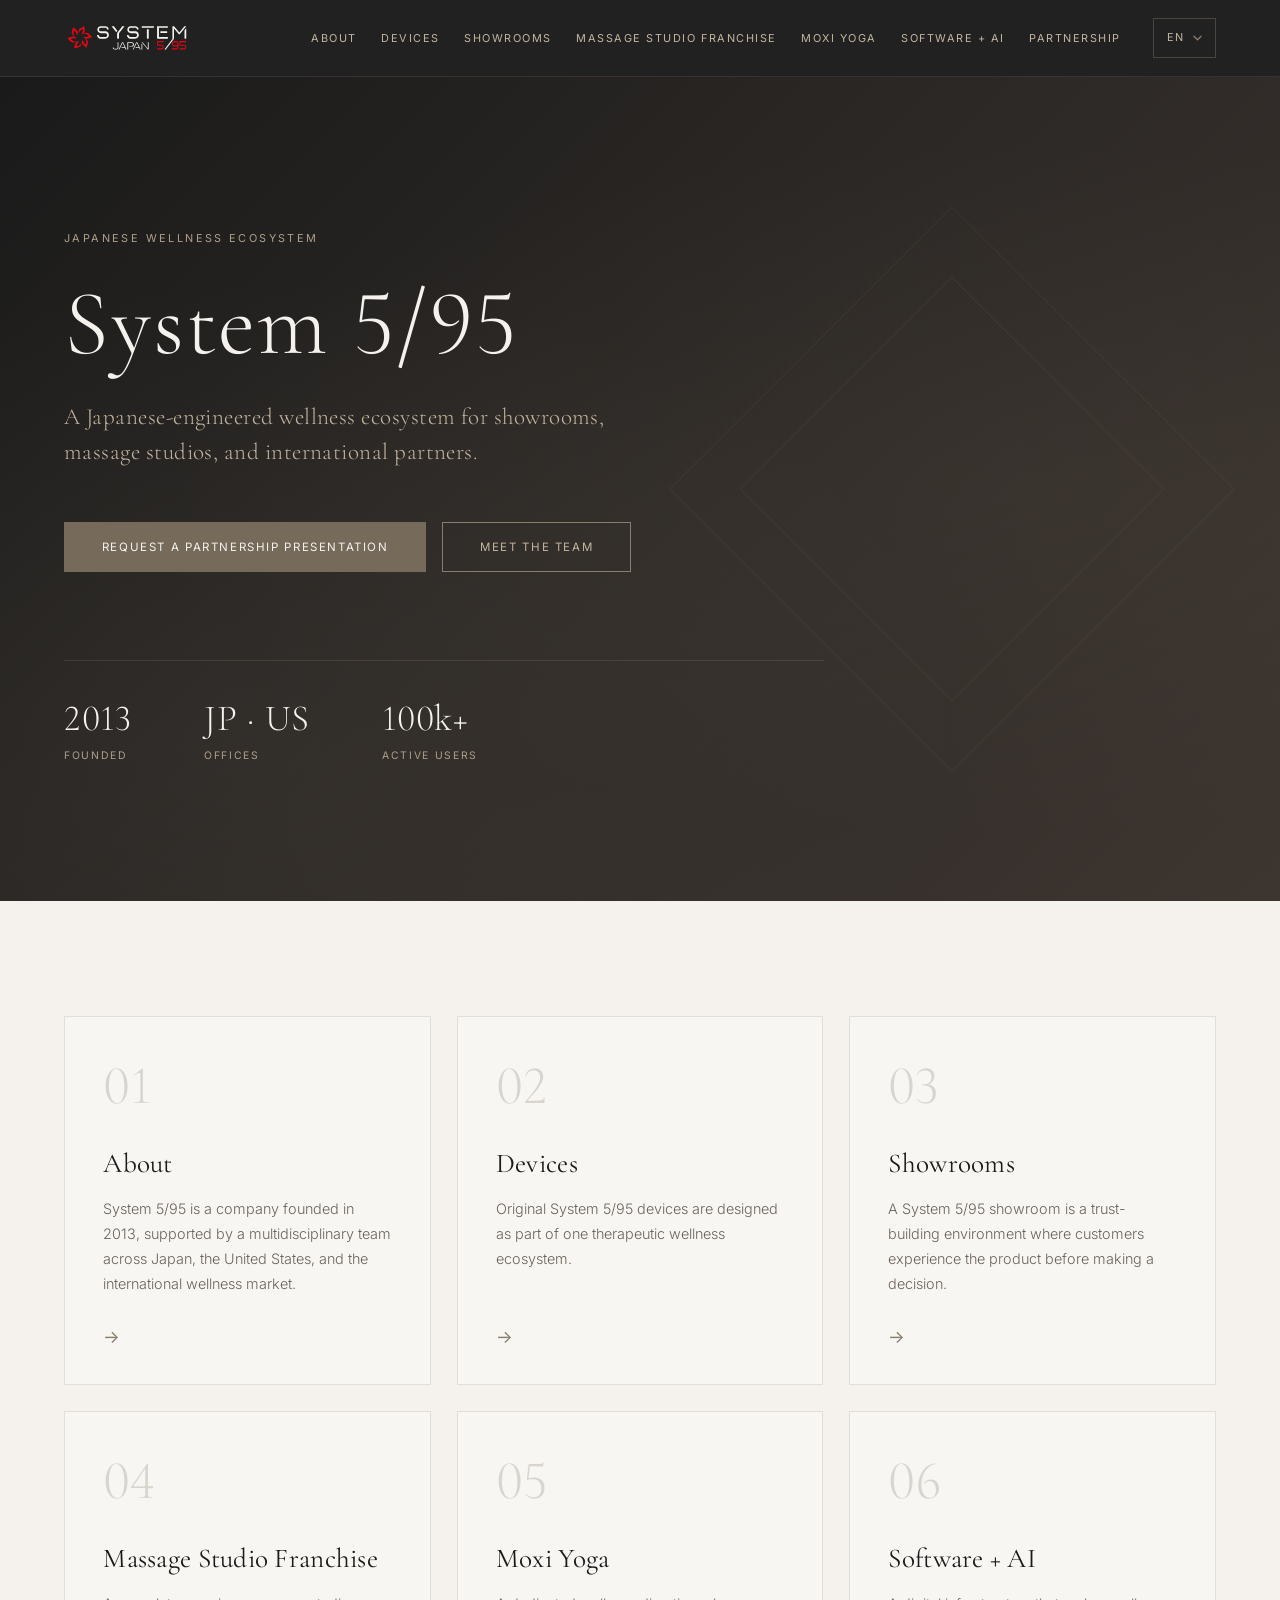
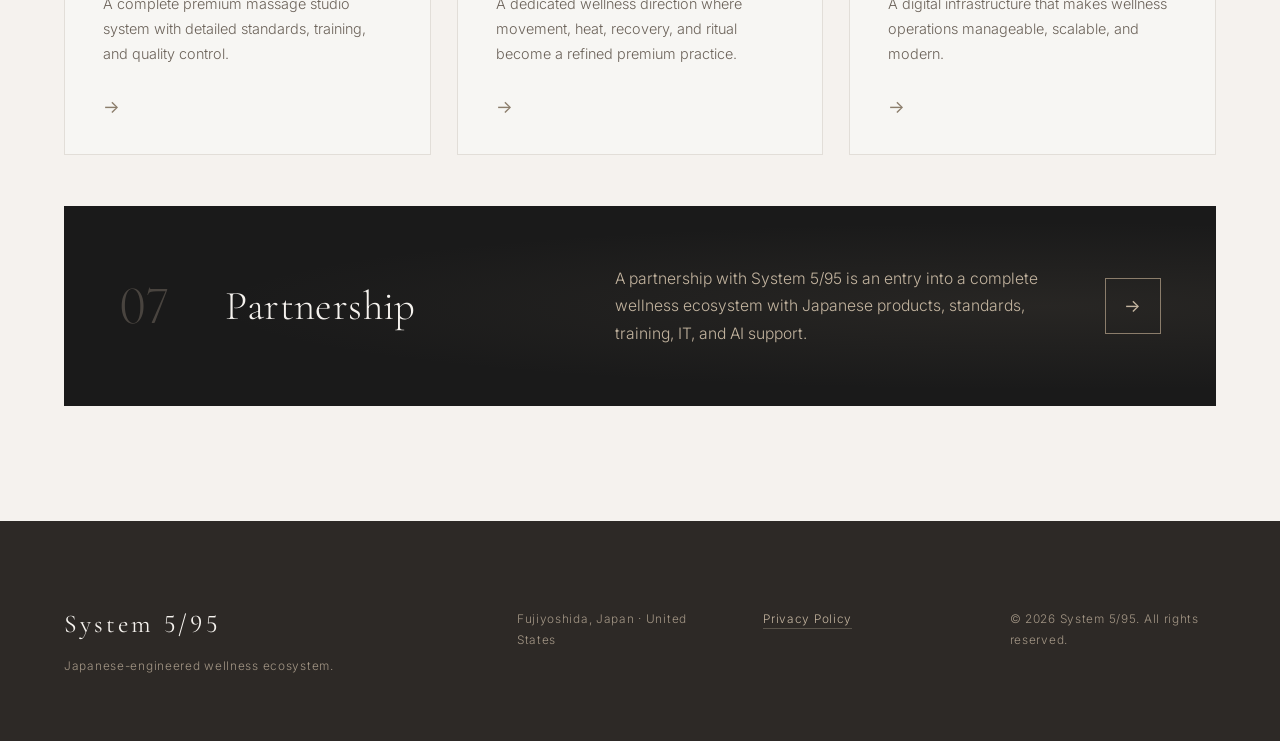
<file: index.html>
<!doctype html>
<html lang="en" data-lang="en">
<head>
  <meta charset="utf-8">
  <meta name="viewport" content="width=device-width, initial-scale=1">
  <title data-i18n="meta.title">System 5/95 — Japanese Wellness Ecosystem</title>
  <meta name="description" content="" data-i18n="meta.description" data-i18n-attr="content">
  <meta name="theme-color" content="#1a1a1a">

  <link rel="alternate" hreflang="en"        href="./?lang=en">
  <link rel="alternate" hreflang="ja"        href="./?lang=ja">
  <link rel="alternate" hreflang="es"        href="./?lang=es">
  <link rel="alternate" hreflang="ru"        href="./?lang=ru">
  <link rel="alternate" hreflang="x-default" href="./">

  <meta property="og:type"        content="website">
  <meta property="og:title"       content="System 5/95" data-i18n="meta.title"       data-i18n-attr="content">
  <meta property="og:description" content=""            data-i18n="meta.description" data-i18n-attr="content">

  <link rel="preconnect" href="https://fonts.googleapis.com">
  <link rel="preconnect" href="https://fonts.gstatic.com" crossorigin>
  <link href="https://fonts.googleapis.com/css2?family=Cormorant+Garamond:ital,wght@0,300;0,400;0,500;0,600;1,300;1,400&family=Inter:wght@300;400;500&family=Noto+Serif+JP:wght@300;400&family=Noto+Sans+JP:wght@300;400;500&display=swap" rel="stylesheet">

  <link rel="stylesheet" href="style.css">
  <link rel="icon" href="favicon.png" type="image/png" sizes="256x256">
</head>
<body>

<div id="site-header"></div>

<main>

<!-- HERO -->
<section class="hero">
  <div class="container hero-inner">
    <p class="eyebrow" data-i18n="hero.eyebrow">Japanese wellness ecosystem</p>
    <h1 class="hero-title">System&nbsp;5/95</h1>
    <p class="hero-lede" data-i18n="hero.subtitle"></p>
    <div class="hero-actions">
      <a href="partnership.html" class="btn-primary" data-i18n="hero.cta">Request a Partnership Presentation</a>
      <a href="about.html"       class="btn-ghost"   data-i18n="hero.secondary">Meet the team</a>
    </div>
    <div class="hero-meta">
      <span><span class="meta-n">2013</span><span data-i18n="stats.founded">Founded</span></span>
      <span><span class="meta-n">JP · US</span><span data-i18n="stats.offices">Offices</span></span>
      <span><span class="meta-n">100k+</span><span data-i18n="stats.users">active users</span></span>
    </div>
  </div>
</section>

<!-- OVERVIEW CARDS -->
<section class="section overview-section">
  <div class="container">
    <div class="overview-grid">

      <a href="about.html" class="overview-card">
        <span class="overview-no">01</span>
        <h3 data-i18n="nav.about">About</h3>
        <p data-i18n="about.subtitle"></p>
        <span class="overview-arrow" aria-hidden="true">&#8594;</span>
      </a>

      <a href="devices.html" class="overview-card">
        <span class="overview-no">02</span>
        <h3 data-i18n="nav.devices">Devices</h3>
        <p data-i18n="devices.subtitle"></p>
        <span class="overview-arrow" aria-hidden="true">&#8594;</span>
      </a>

      <a href="showrooms.html" class="overview-card">
        <span class="overview-no">03</span>
        <h3 data-i18n="nav.showrooms">Showrooms</h3>
        <p data-i18n="showrooms.subtitle"></p>
        <span class="overview-arrow" aria-hidden="true">&#8594;</span>
      </a>

      <a href="studios.html" class="overview-card">
        <span class="overview-no">04</span>
        <h3 data-i18n="nav.studios">Massage Studio Franchise</h3>
        <p data-i18n="studios.subtitle"></p>
        <span class="overview-arrow" aria-hidden="true">&#8594;</span>
      </a>

      <a href="moxi.html" class="overview-card">
        <span class="overview-no">05</span>
        <h3 data-i18n="nav.moxi">Moxi Yoga</h3>
        <p data-i18n="moxi.subtitle"></p>
        <span class="overview-arrow" aria-hidden="true">&#8594;</span>
      </a>

      <a href="software.html" class="overview-card">
        <span class="overview-no">06</span>
        <h3 data-i18n="nav.software">Software + AI</h3>
        <p data-i18n="software.subtitle"></p>
        <span class="overview-arrow" aria-hidden="true">&#8594;</span>
      </a>

      <a href="partnership.html" class="overview-card">
        <span class="overview-no">07</span>
        <h3 data-i18n="nav.partnership">Partnership</h3>
        <p data-i18n="partnership.subtitle"></p>
        <span class="overview-arrow" aria-hidden="true">&#8594;</span>
      </a>

    </div>
  </div>
</section>

</main>

<div id="site-footer"></div>
<script src="layout.js"></script>
<script src="script.js"></script>
</body>
</html>
</file>
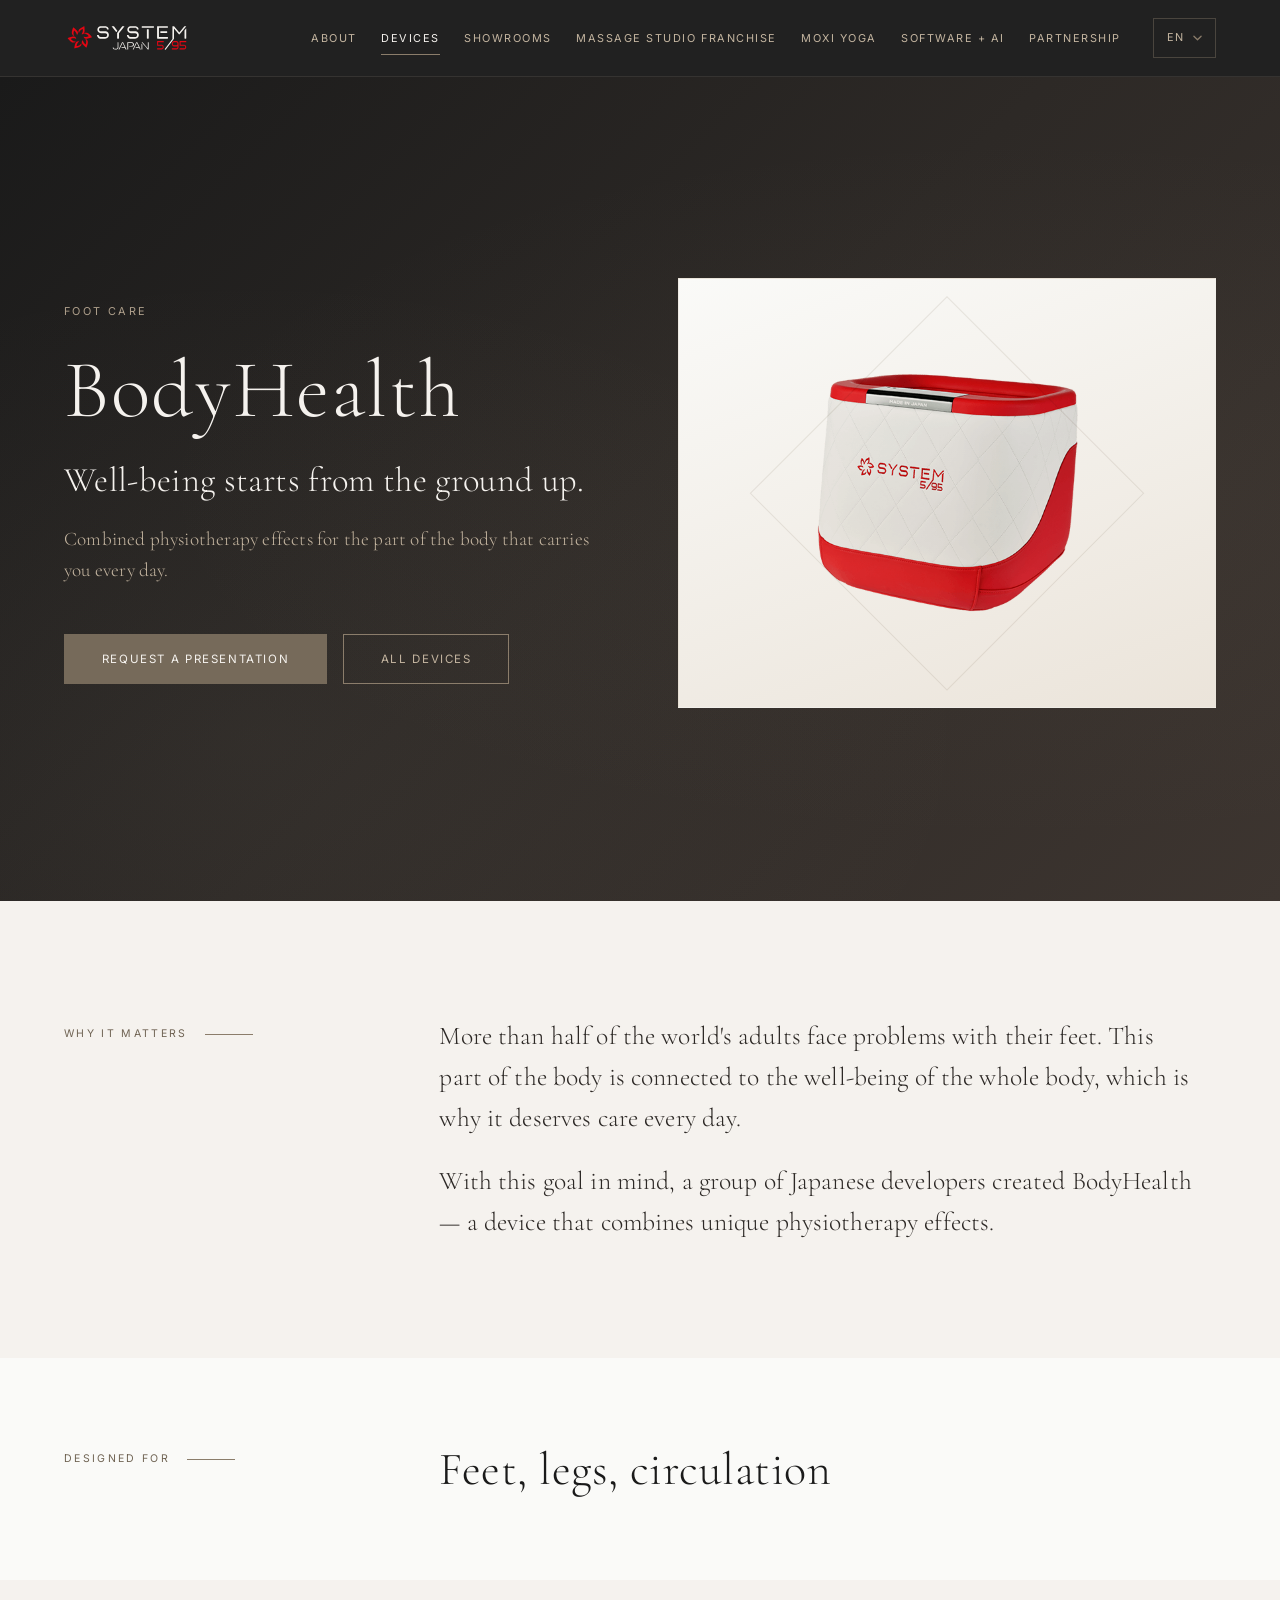
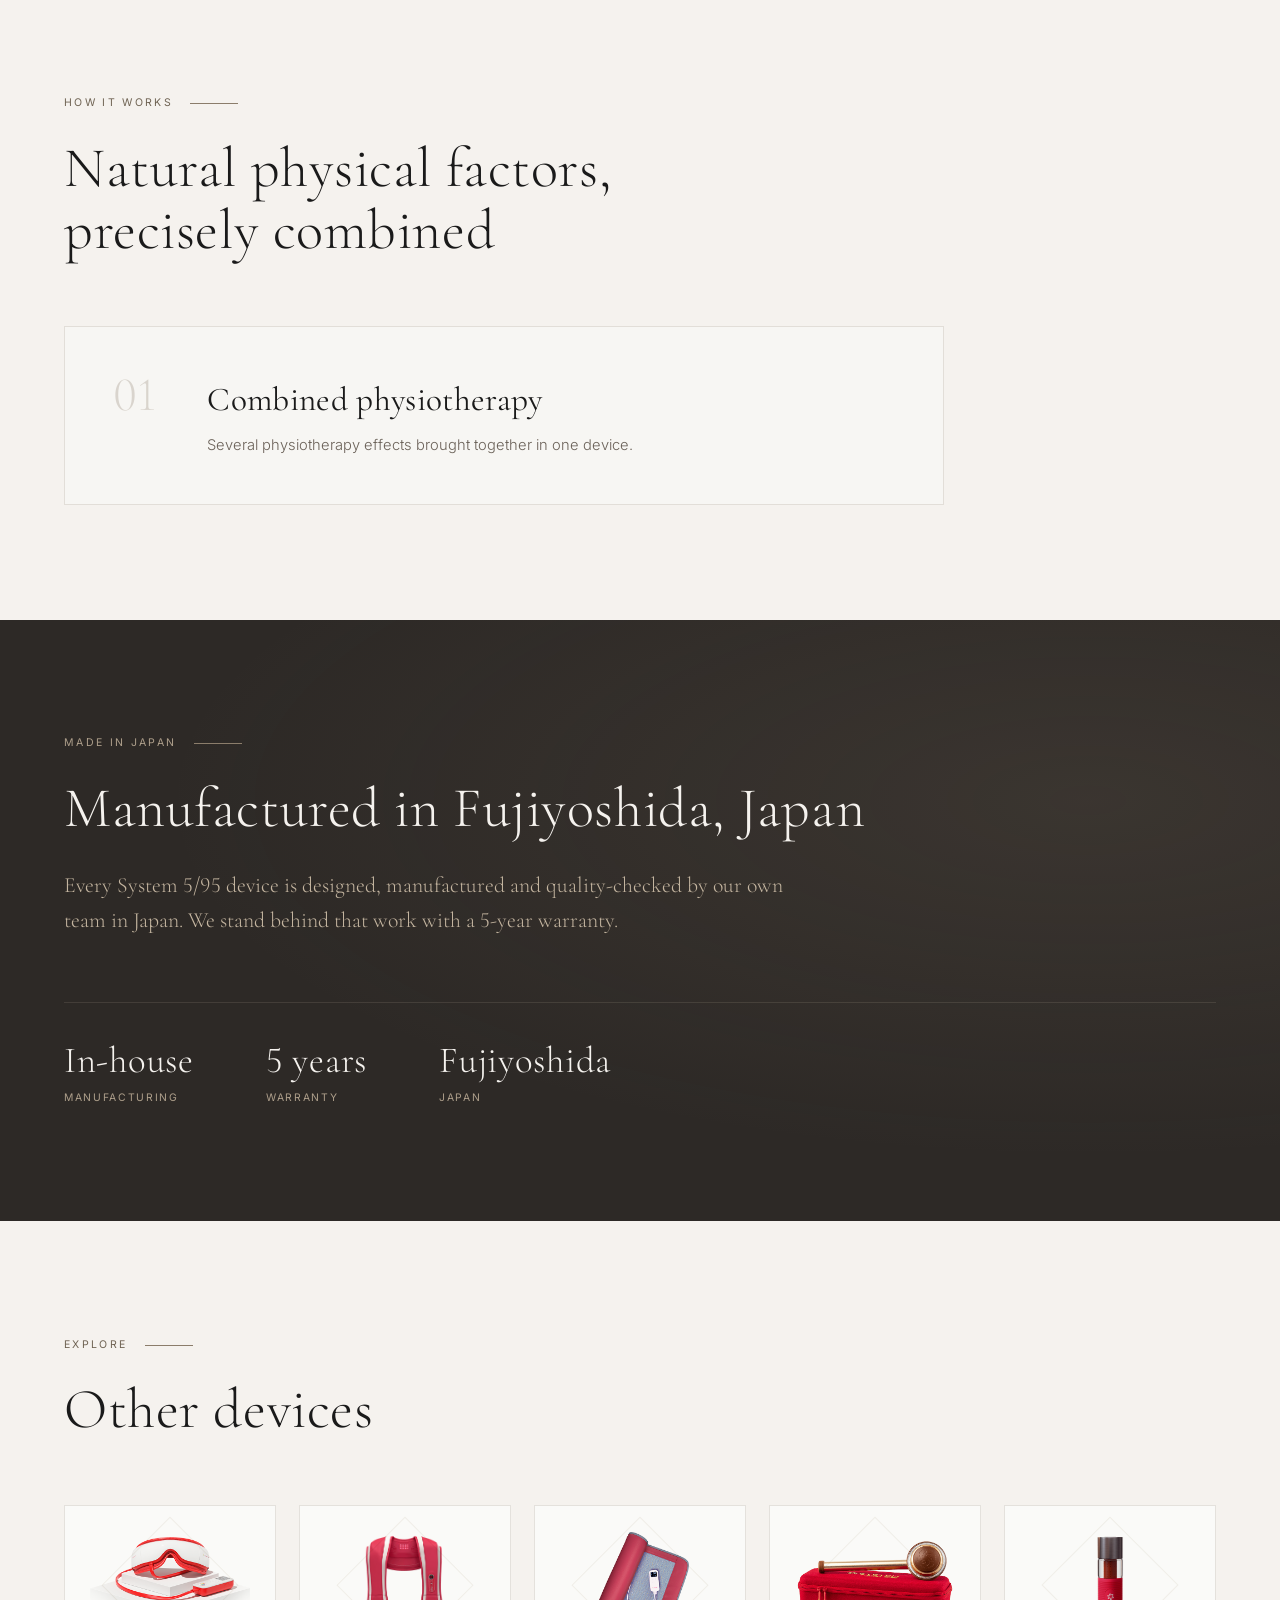
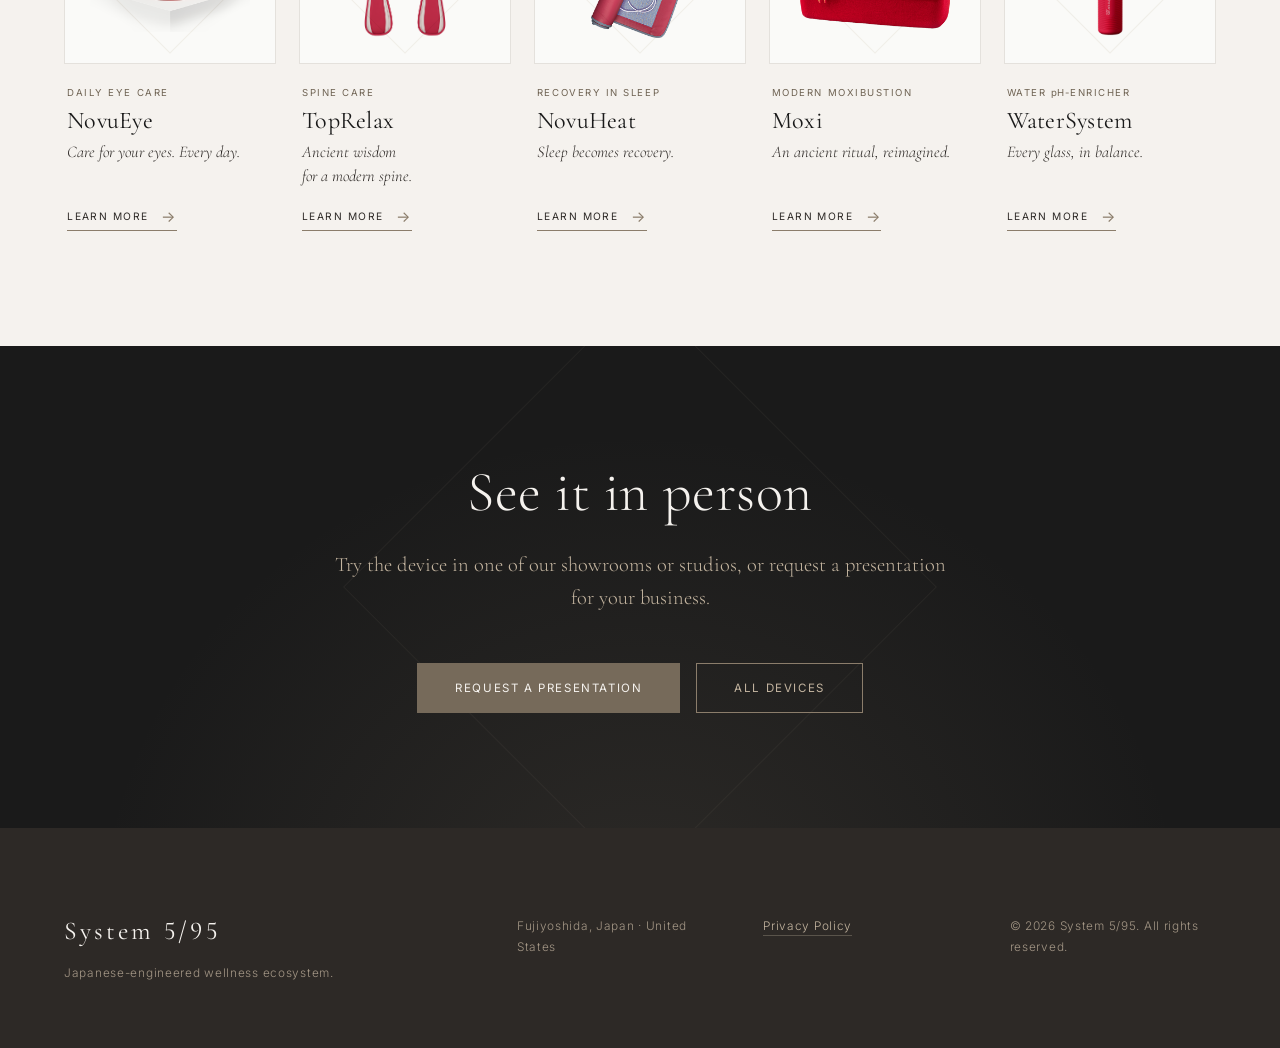
<file: device-bodyhealth.html>
<!doctype html>
<html lang="en" data-lang="en">
<head>
  <meta charset="utf-8">
  <meta name="viewport" content="width=device-width, initial-scale=1">
  <title>System 5/95 — BodyHealth</title>
  <meta name="description" content="">
  <meta name="theme-color" content="#1a1a1a">

  <link rel="alternate" hreflang="en"        href="./device-bodyhealth.html?lang=en">
  <link rel="alternate" hreflang="ja"        href="./device-bodyhealth.html?lang=ja">
  <link rel="alternate" hreflang="es"        href="./device-bodyhealth.html?lang=es">
  <link rel="alternate" hreflang="ru"        href="./device-bodyhealth.html?lang=ru">
  <link rel="alternate" hreflang="x-default" href="./device-bodyhealth.html">

  <meta property="og:type"        content="website">
  <meta property="og:title"       content="System 5/95 — BodyHealth">
  <meta property="og:description" content="">

  <link rel="preconnect" href="https://fonts.googleapis.com">
  <link rel="preconnect" href="https://fonts.gstatic.com" crossorigin>
  <link href="https://fonts.googleapis.com/css2?family=Cormorant+Garamond:ital,wght@0,300;0,400;0,500;0,600;1,300;1,400&family=Inter:wght@300;400;500&family=Noto+Serif+JP:wght@300;400&family=Noto+Sans+JP:wght@300;400;500&display=swap" rel="stylesheet">

  <link rel="stylesheet" href="style.css">
  <link rel="icon" href="favicon.png" type="image/png" sizes="256x256">
</head>
<body data-device="bodyhealth">

<div id="site-header"></div>

<main id="device-landing">
  <!-- rendered by script.js (renderDeviceLanding) -->
</main>

<div id="site-footer"></div>
<script src="layout.js"></script>
<script src="script.js"></script>
</body>
</html>
</file>
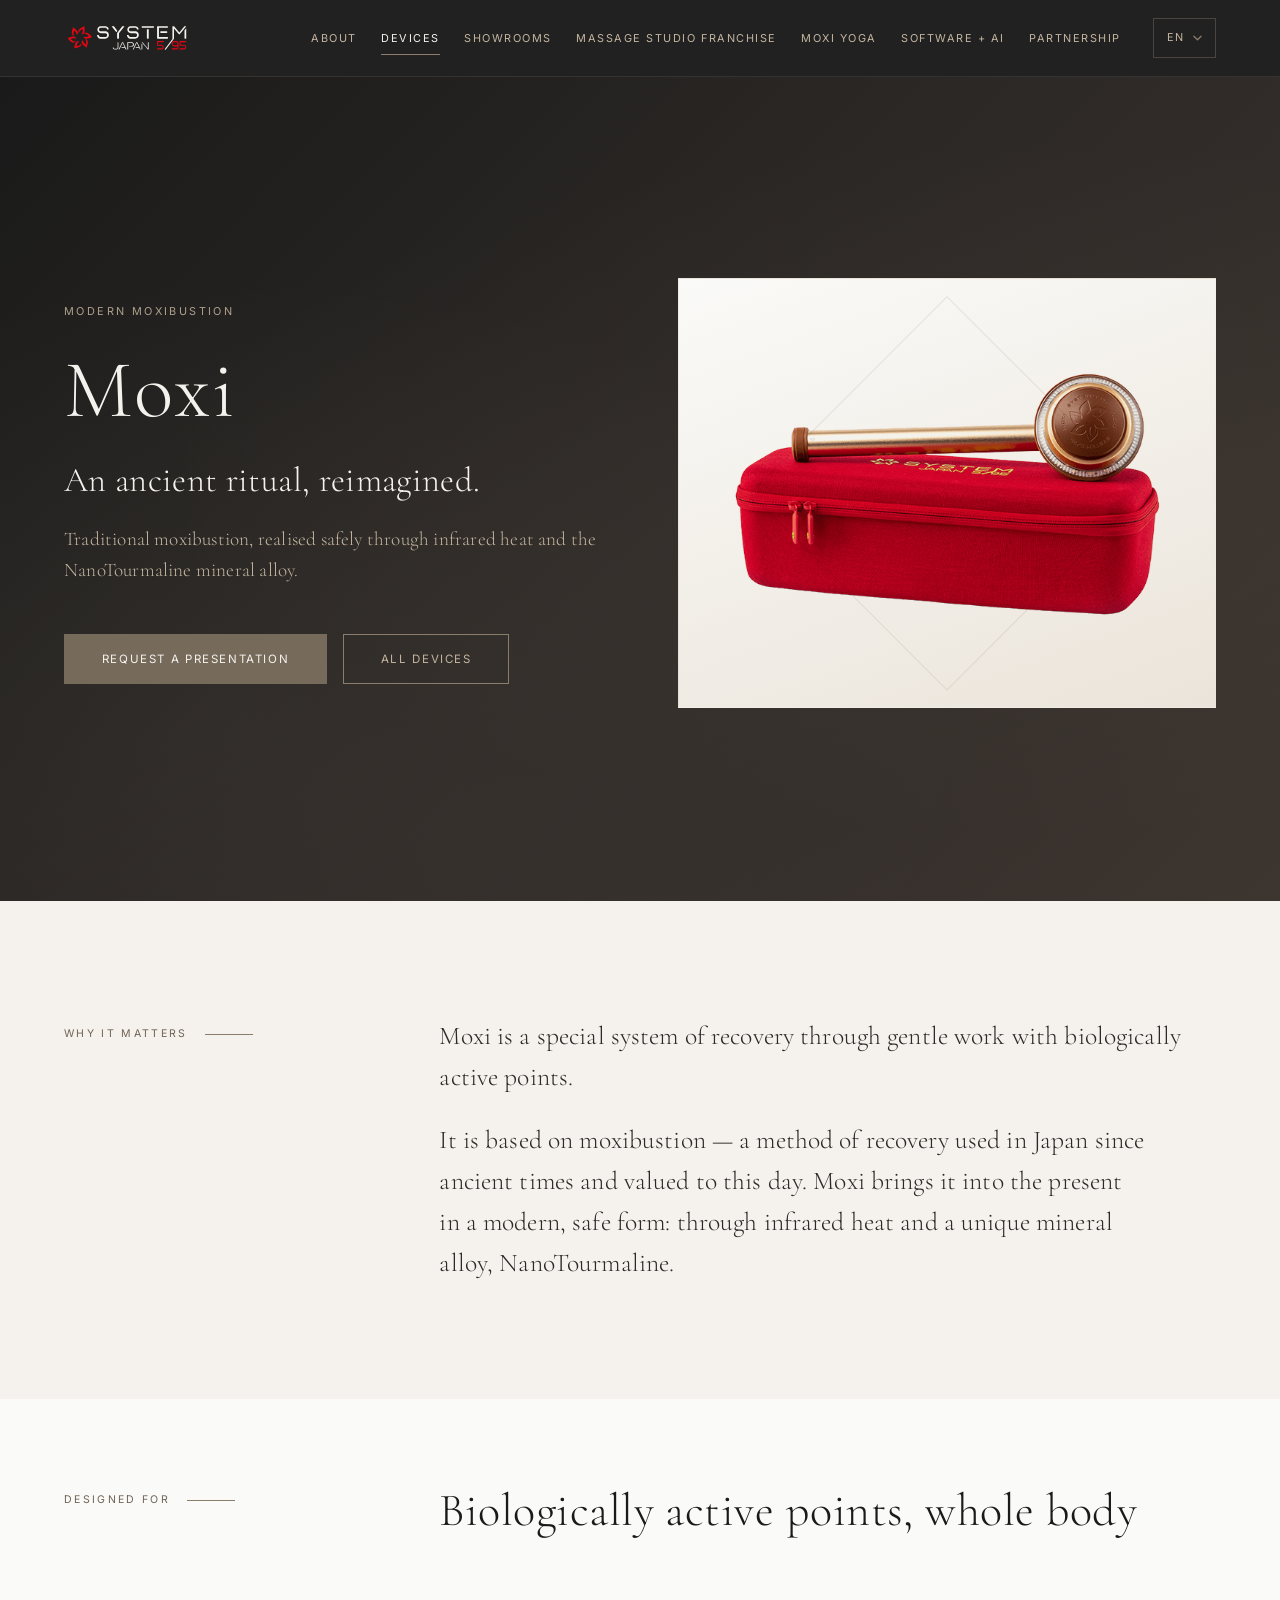
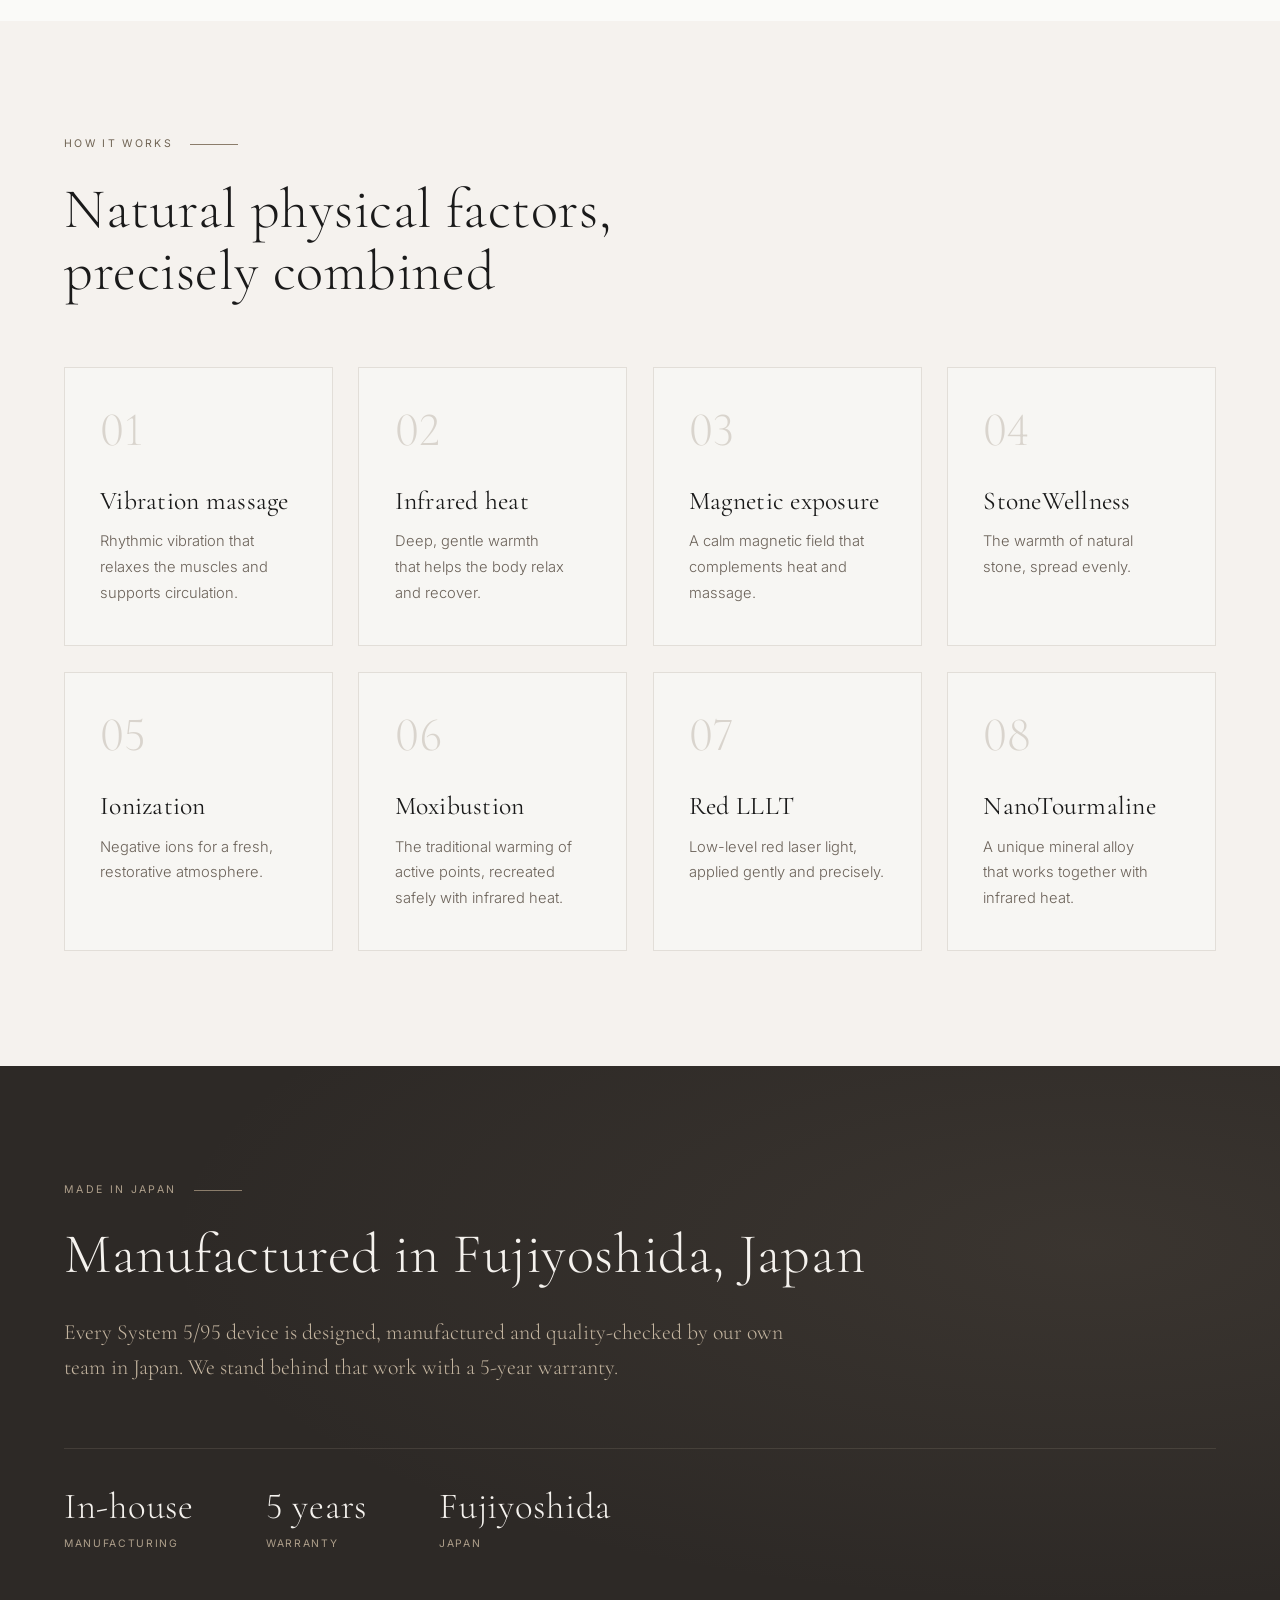
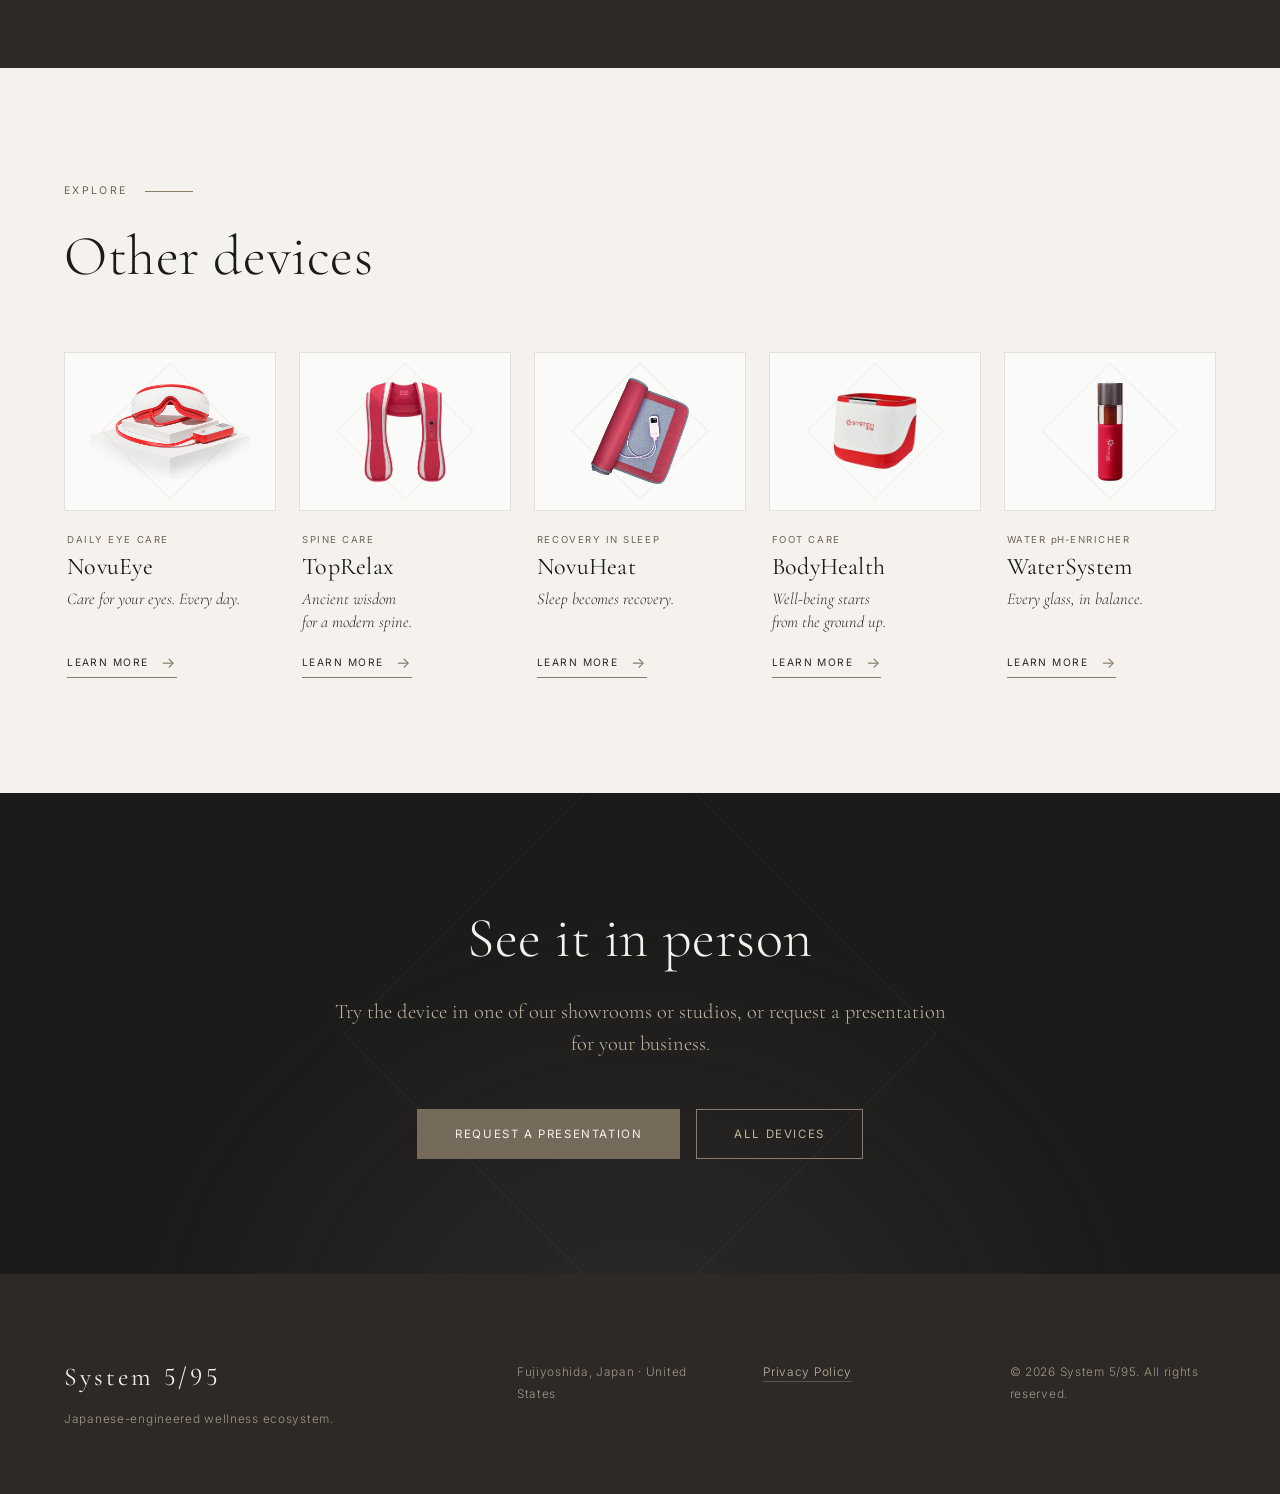
<file: device-moxi.html>
<!doctype html>
<html lang="en" data-lang="en">
<head>
  <meta charset="utf-8">
  <meta name="viewport" content="width=device-width, initial-scale=1">
  <title>System 5/95 — Moxi</title>
  <meta name="description" content="">
  <meta name="theme-color" content="#1a1a1a">

  <link rel="alternate" hreflang="en"        href="./device-moxi.html?lang=en">
  <link rel="alternate" hreflang="ja"        href="./device-moxi.html?lang=ja">
  <link rel="alternate" hreflang="es"        href="./device-moxi.html?lang=es">
  <link rel="alternate" hreflang="ru"        href="./device-moxi.html?lang=ru">
  <link rel="alternate" hreflang="x-default" href="./device-moxi.html">

  <meta property="og:type"        content="website">
  <meta property="og:title"       content="System 5/95 — Moxi">
  <meta property="og:description" content="">

  <link rel="preconnect" href="https://fonts.googleapis.com">
  <link rel="preconnect" href="https://fonts.gstatic.com" crossorigin>
  <link href="https://fonts.googleapis.com/css2?family=Cormorant+Garamond:ital,wght@0,300;0,400;0,500;0,600;1,300;1,400&family=Inter:wght@300;400;500&family=Noto+Serif+JP:wght@300;400&family=Noto+Sans+JP:wght@300;400;500&display=swap" rel="stylesheet">

  <link rel="stylesheet" href="style.css">
  <link rel="icon" href="favicon.png" type="image/png" sizes="256x256">
</head>
<body data-device="moxi">

<div id="site-header"></div>

<main id="device-landing">
  <!-- rendered by script.js (renderDeviceLanding) -->
</main>

<div id="site-footer"></div>
<script src="layout.js"></script>
<script src="script.js"></script>
</body>
</html>
</file>
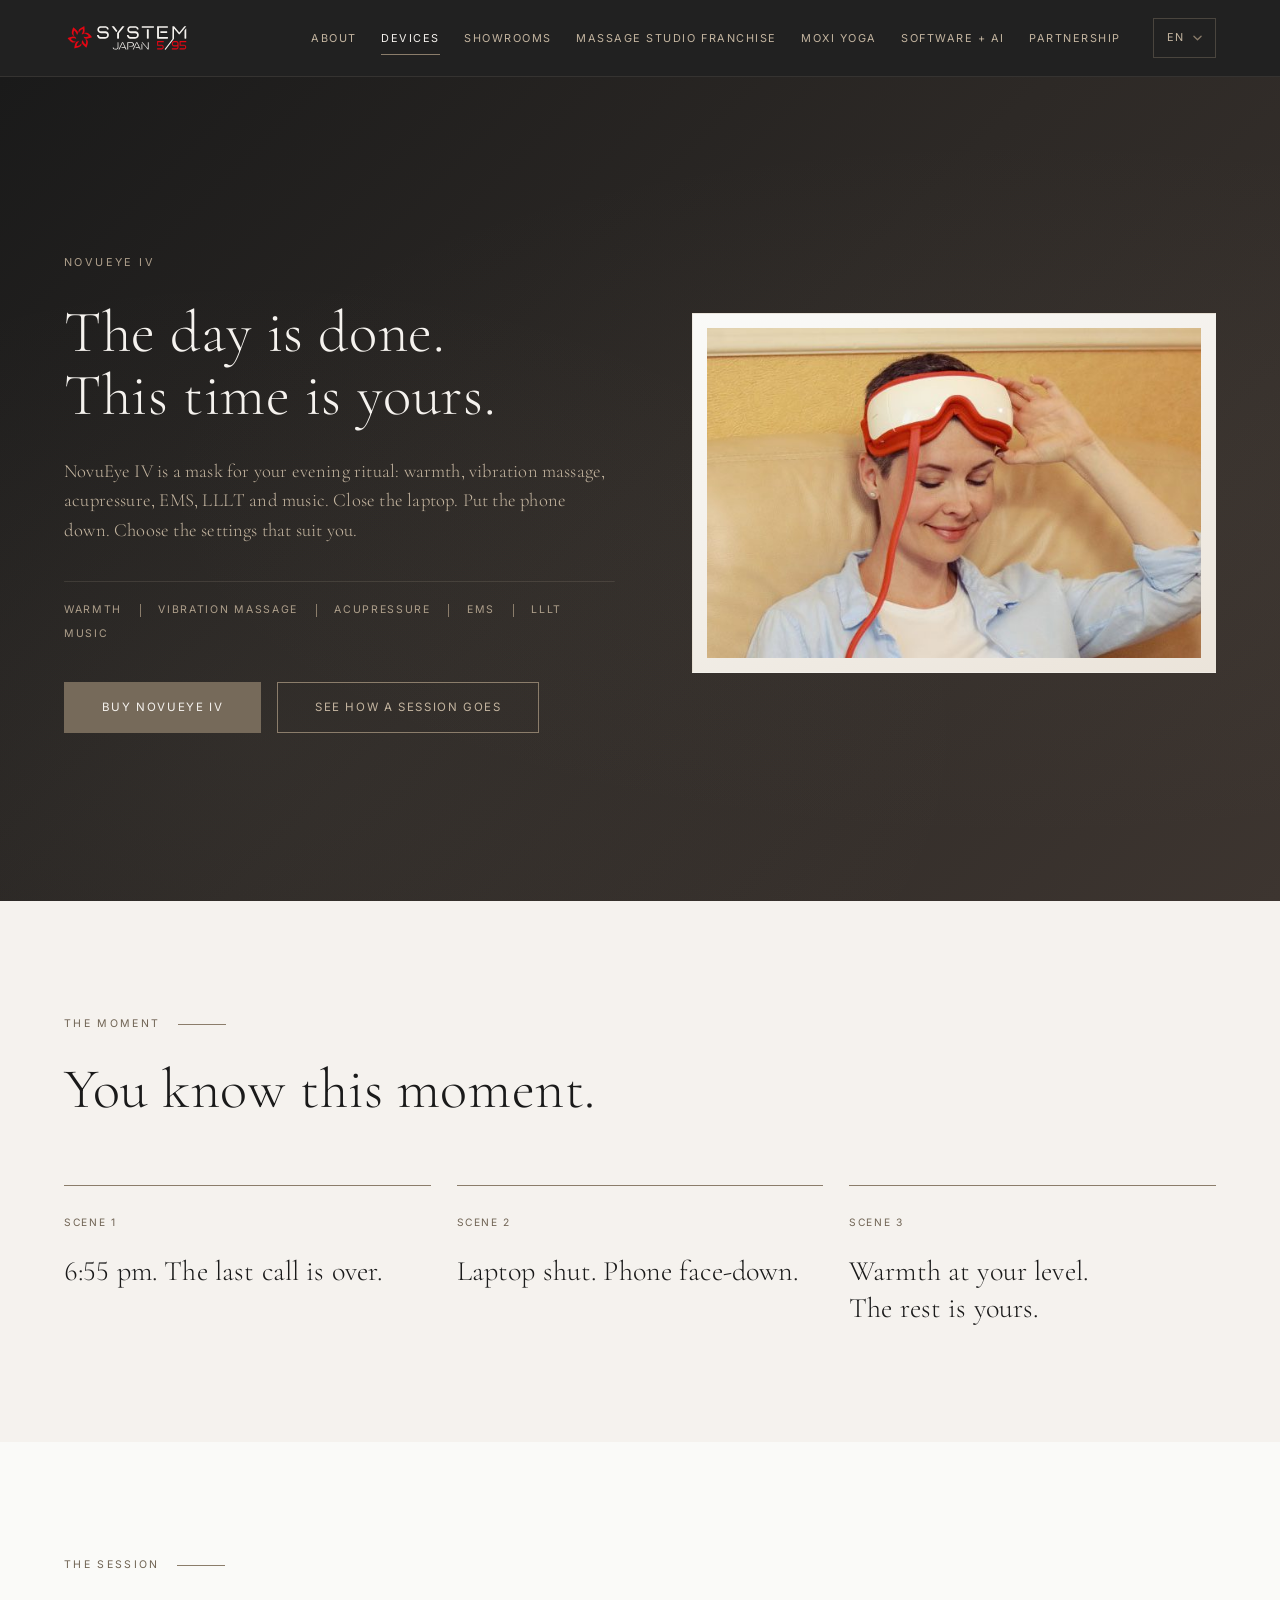
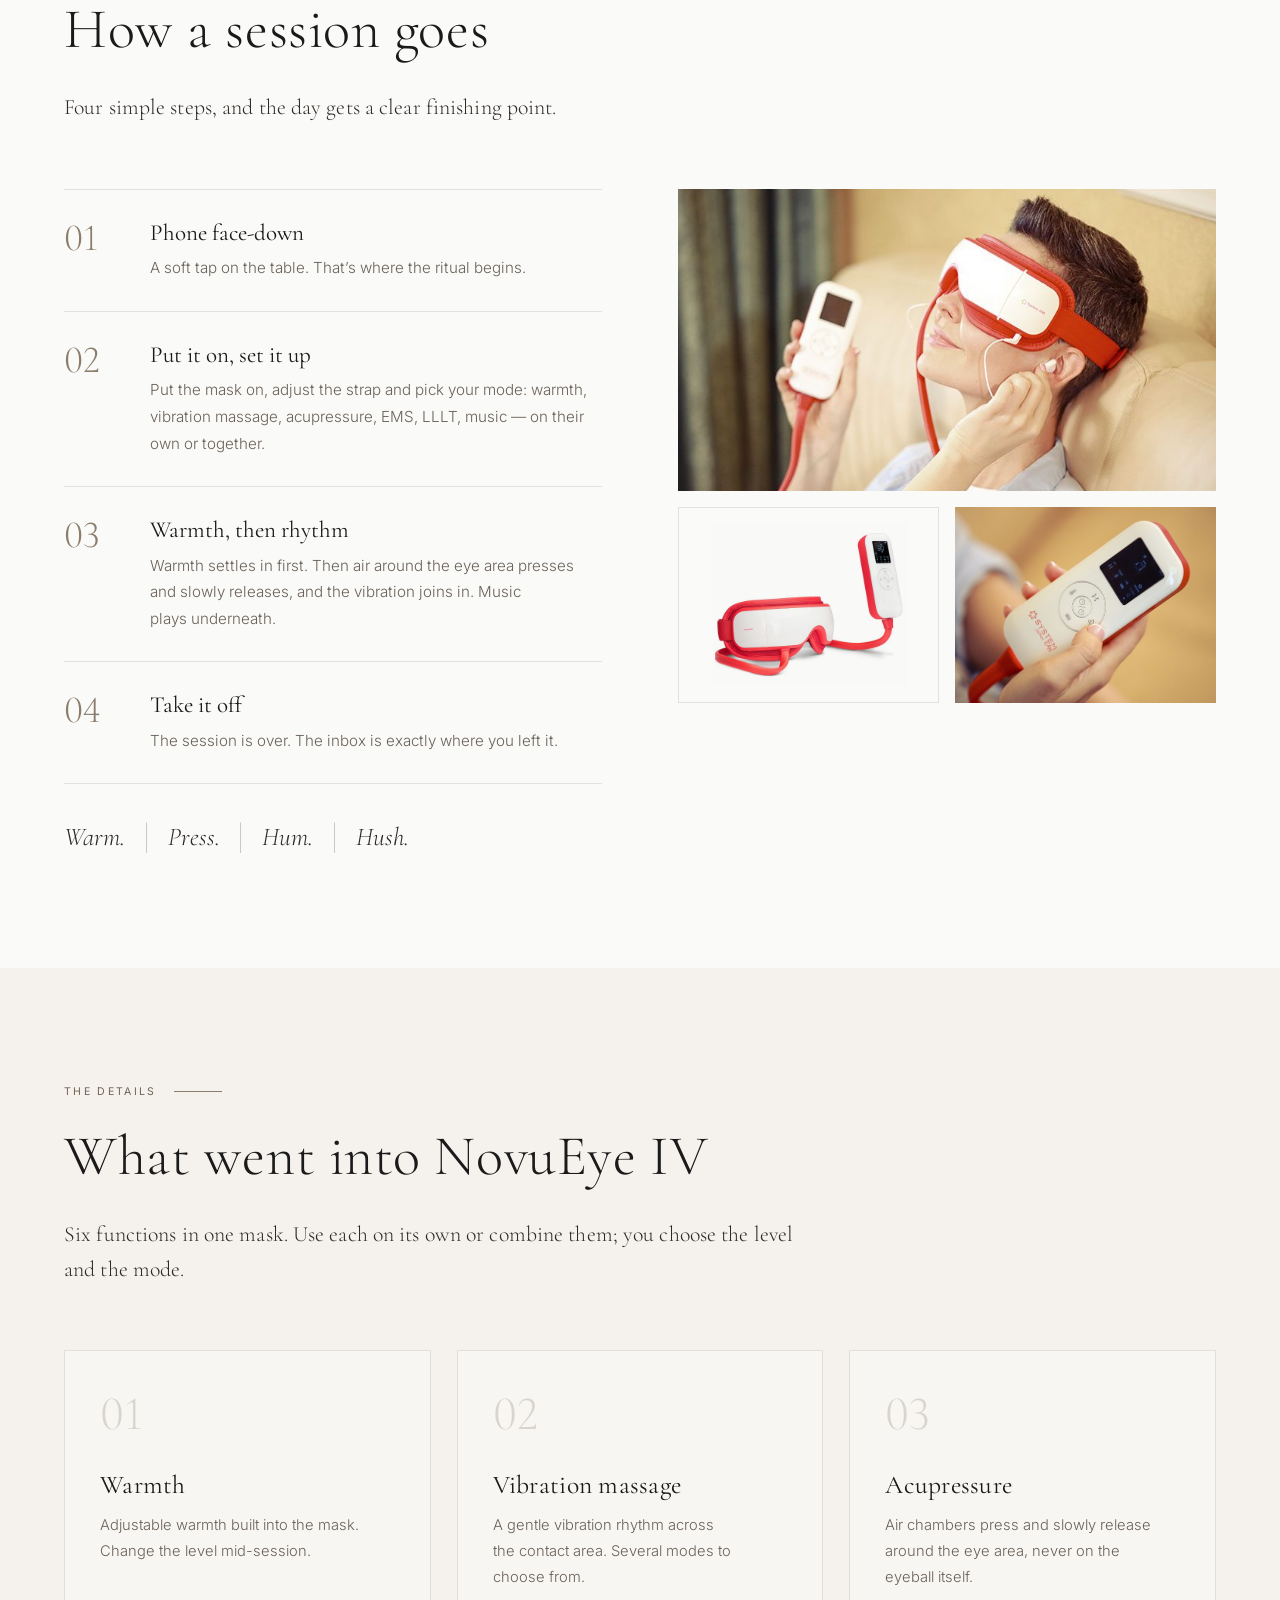
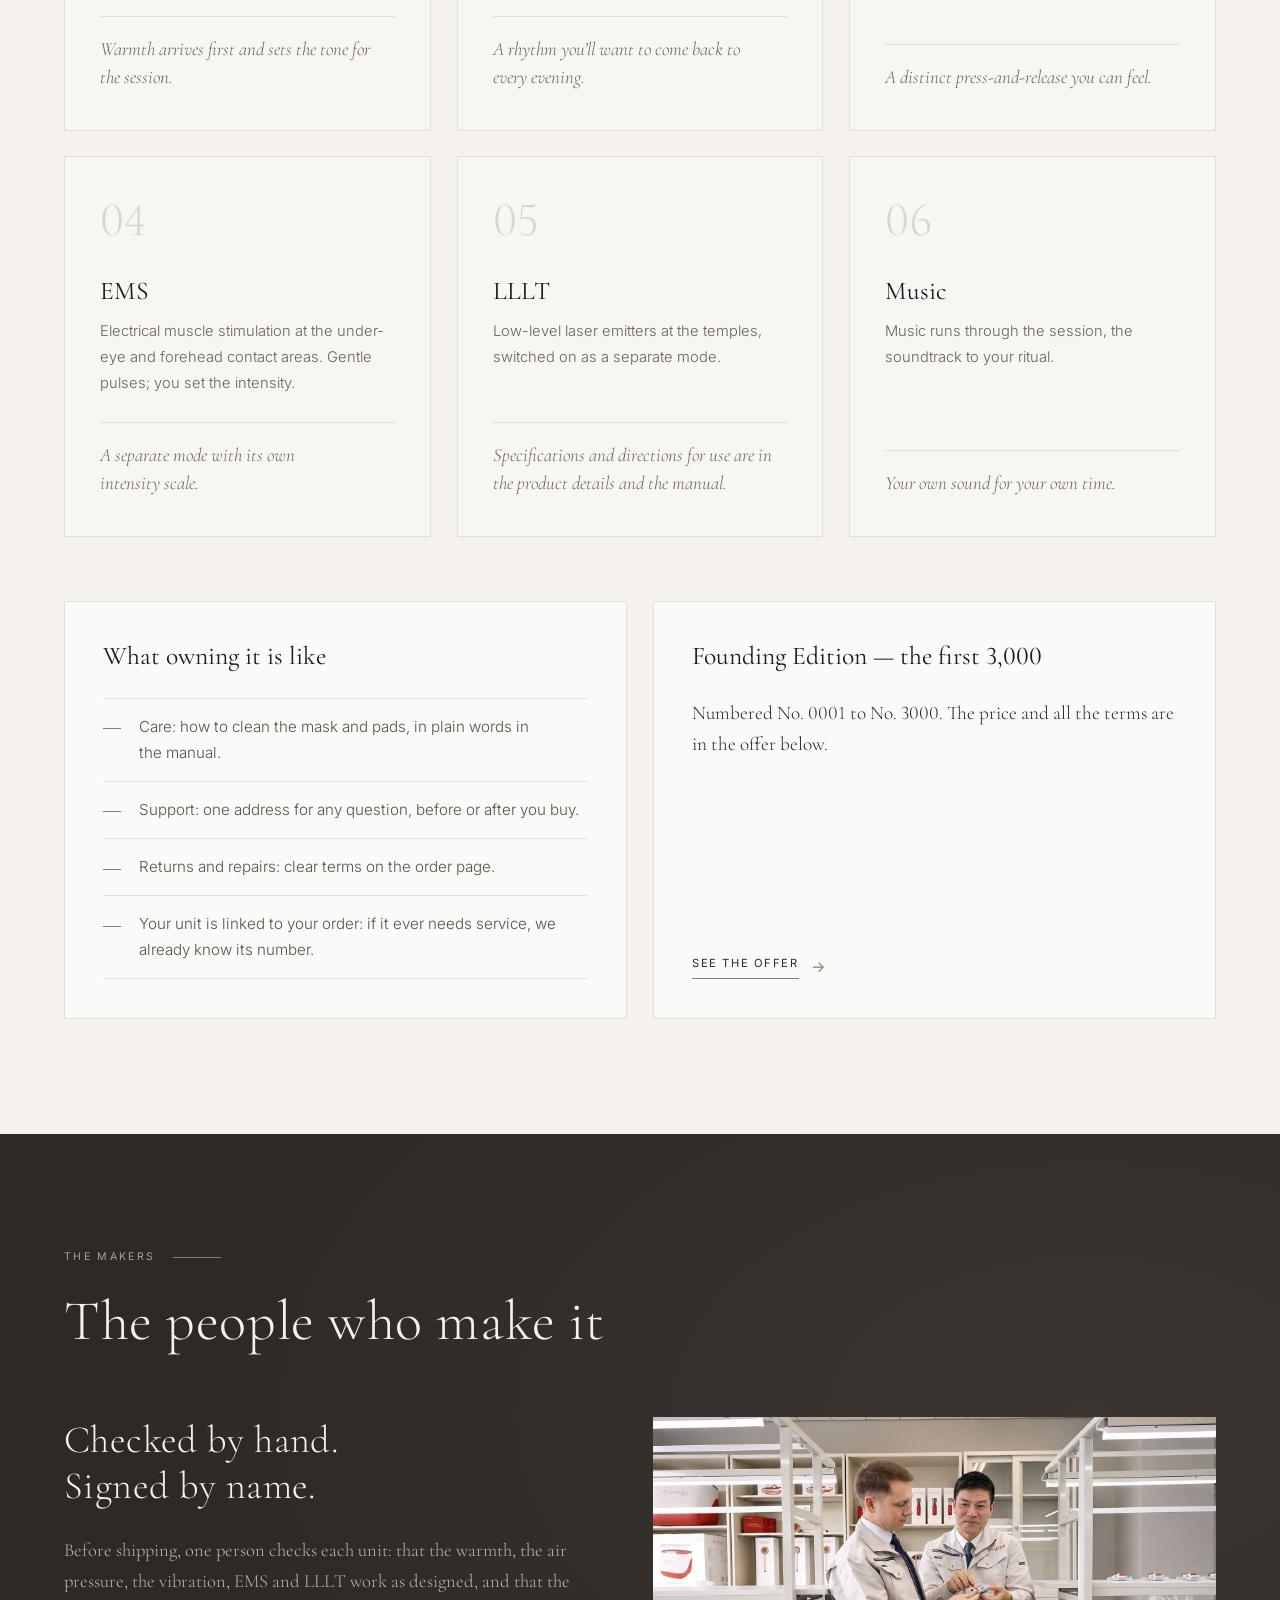
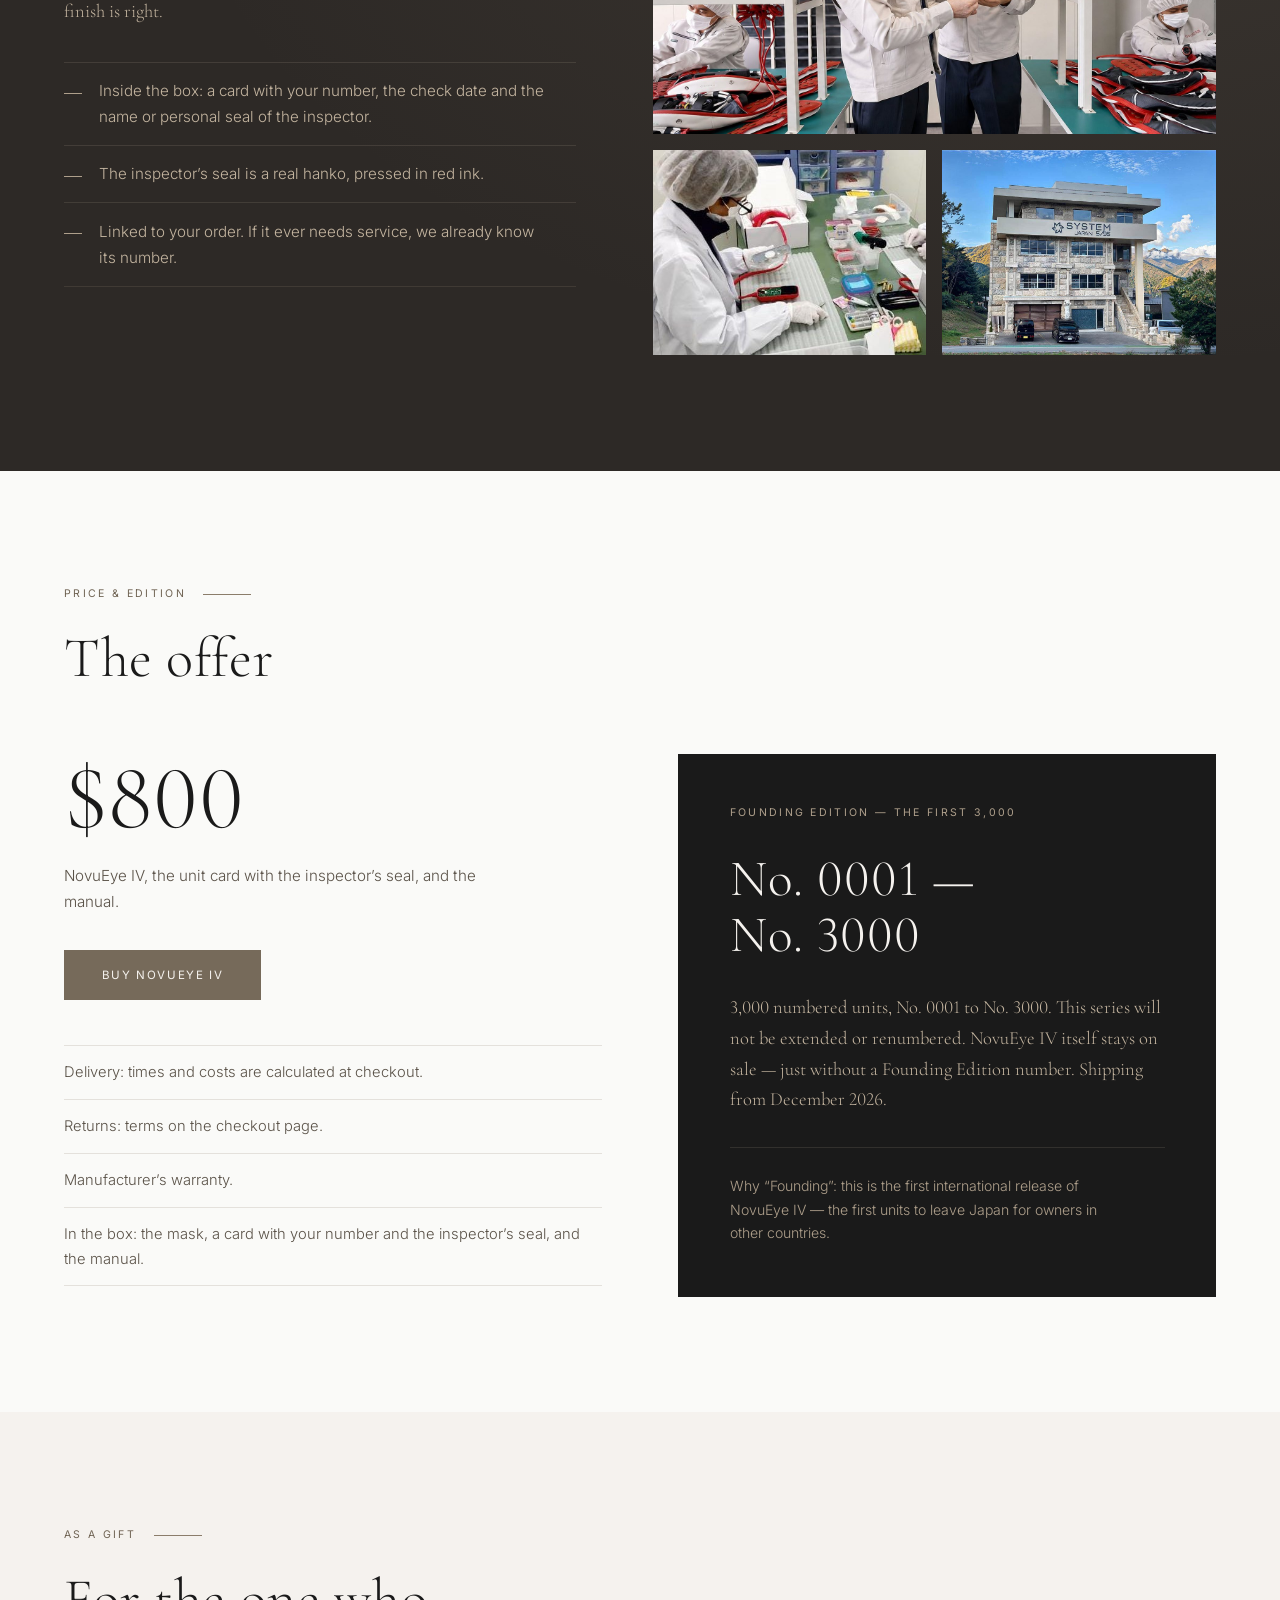
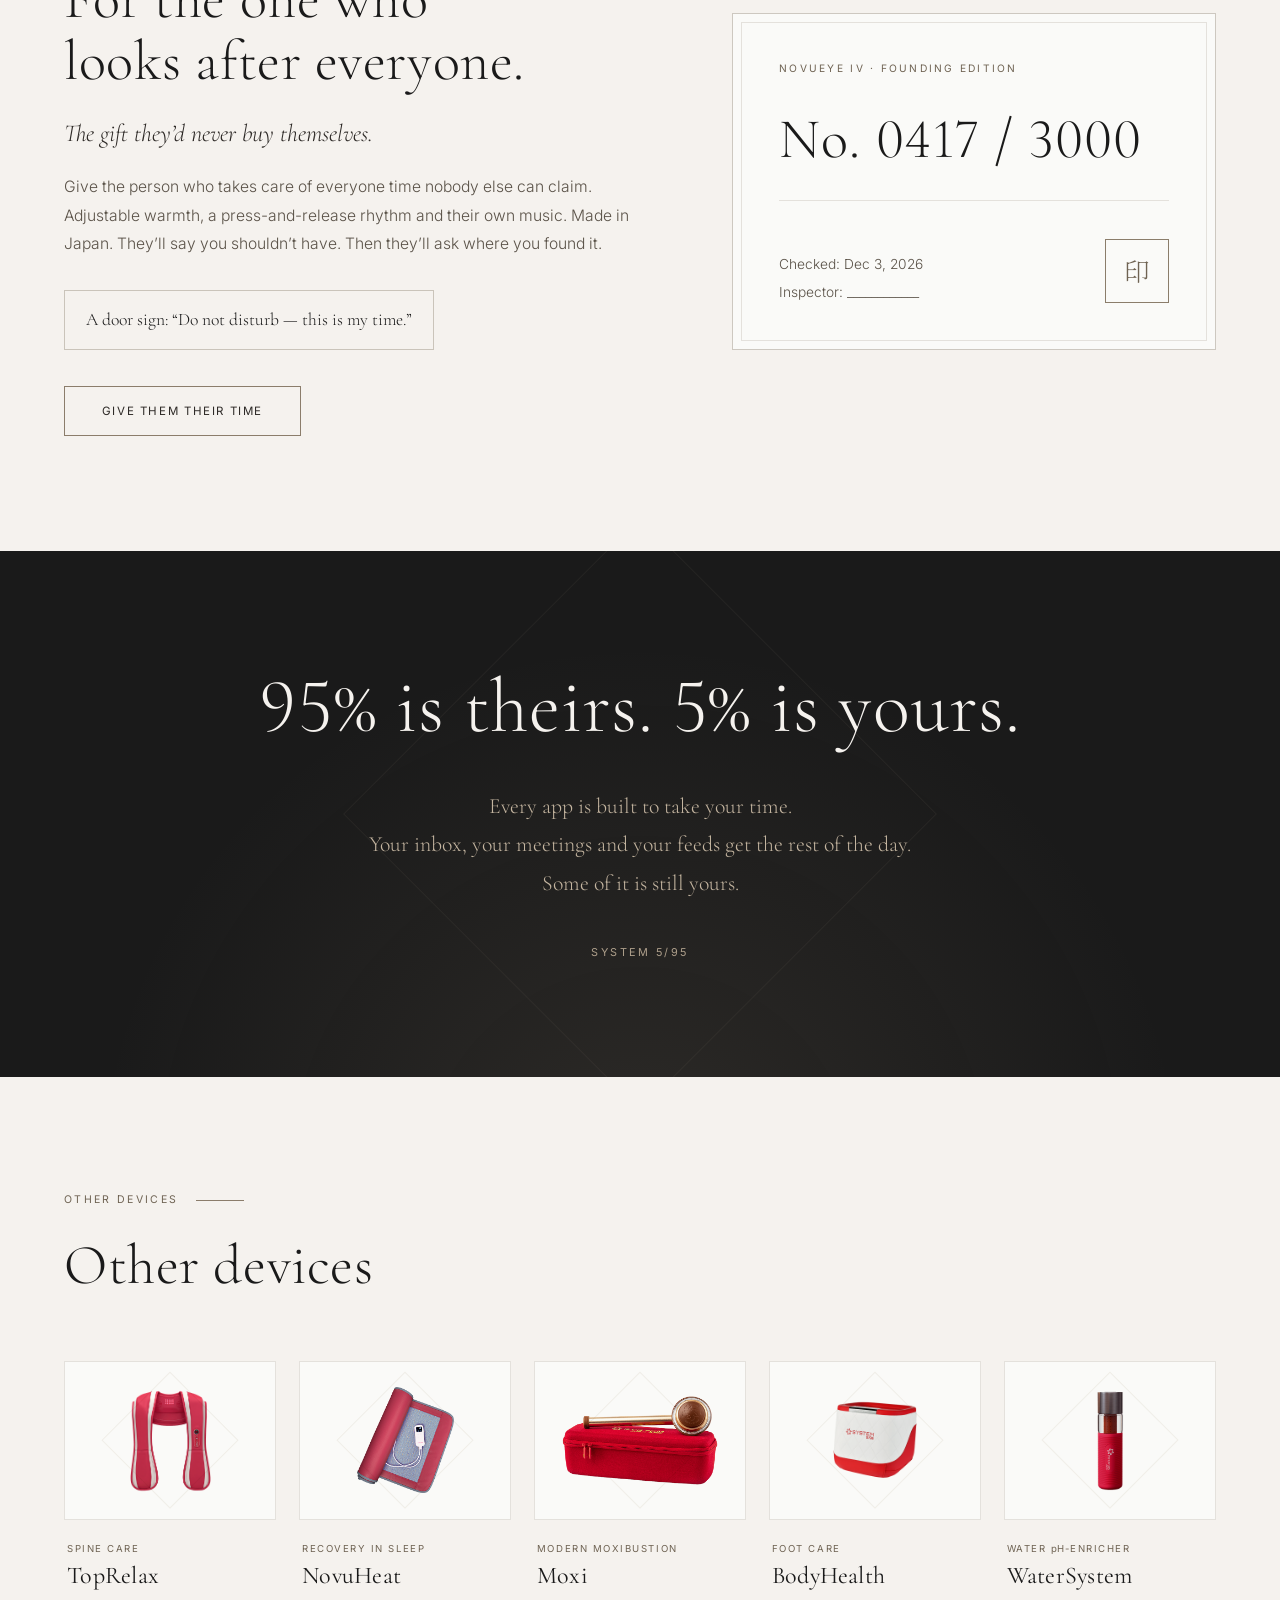
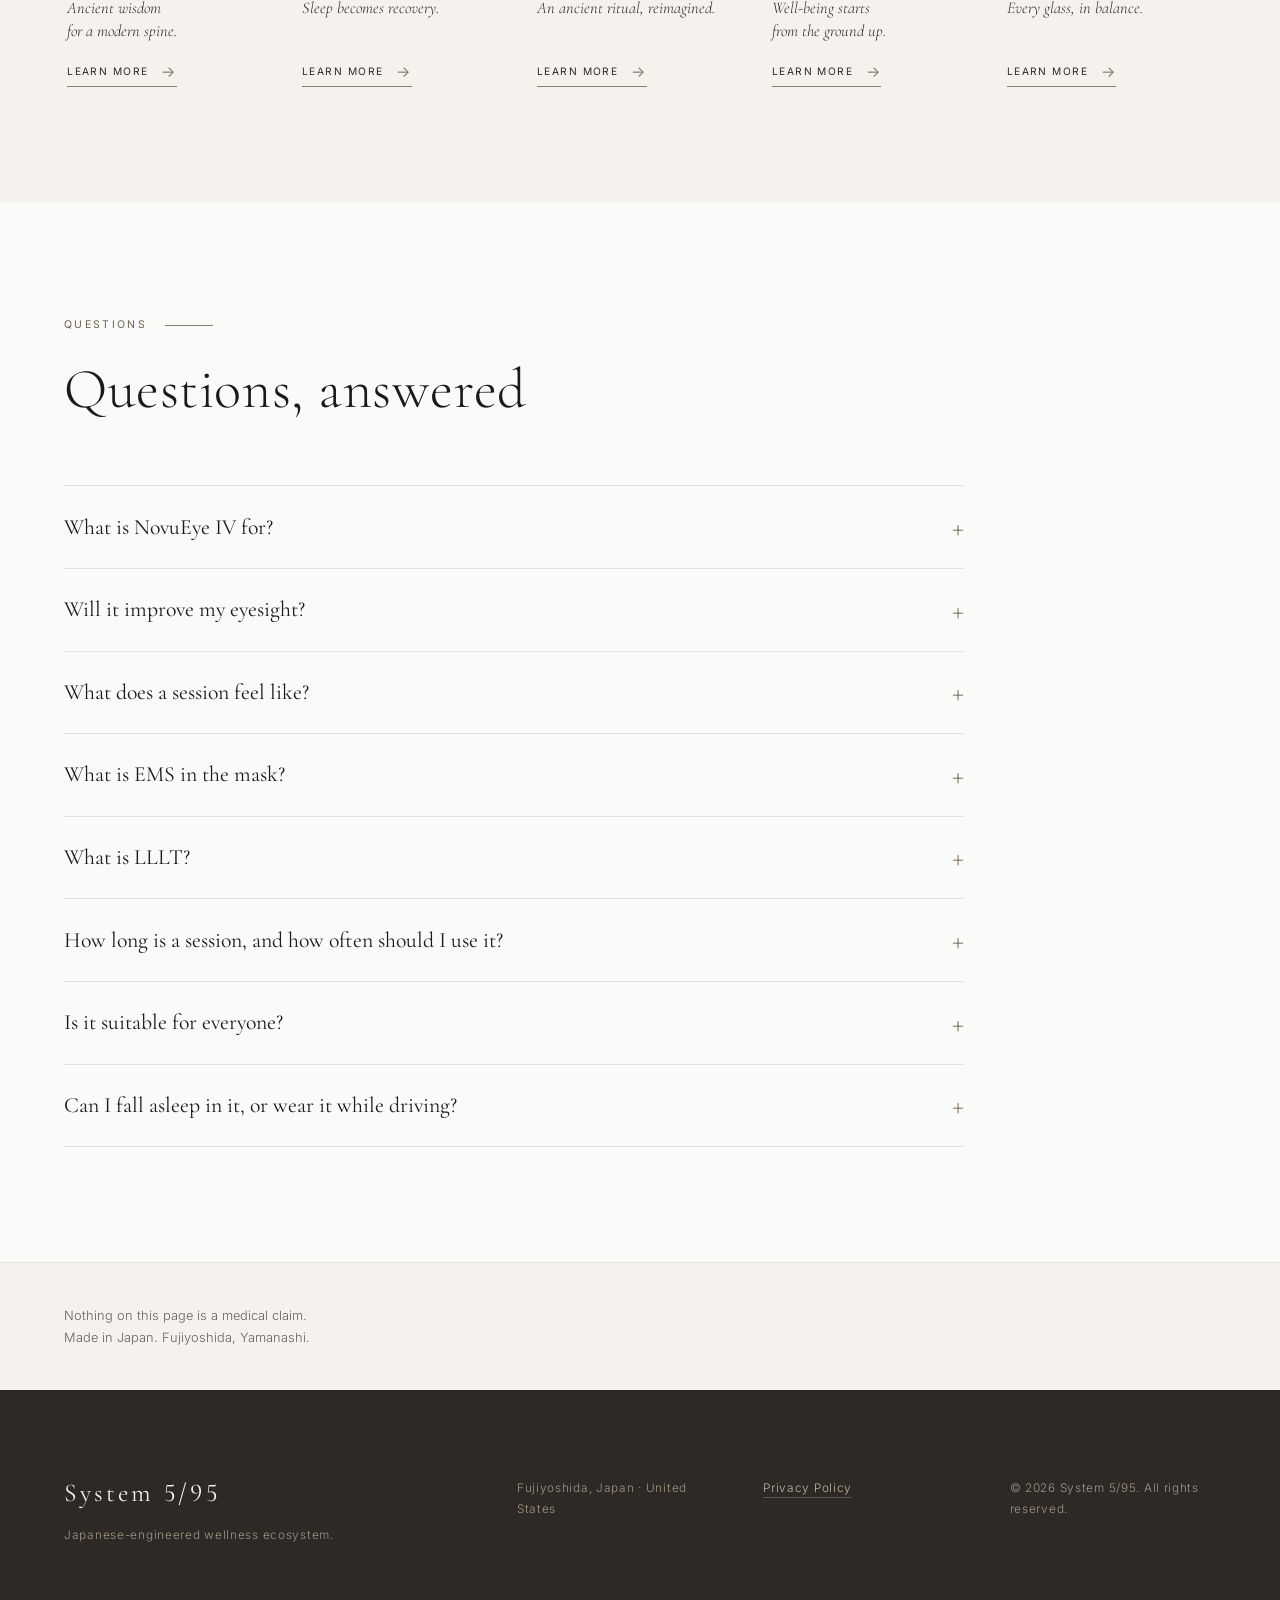
<file: device-novueye.html>
<!doctype html>
<html lang="en" data-lang="en">
<head>
  <meta charset="utf-8">
  <meta name="viewport" content="width=device-width, initial-scale=1">
  <title>NovuEye IV — A mask for your evening ritual | System 5/95</title>
  <meta name="description" content="NovuEye IV is a mask for your evening ritual: warmth, vibration massage, acupressure, EMS, LLLT and music. Founding Edition — the first 3,000 numbered units.">
  <meta name="theme-color" content="#1a1a1a">

  <link rel="alternate" hreflang="en"        href="./device-novueye.html?lang=en">
  <link rel="alternate" hreflang="ja"        href="./device-novueye.html?lang=ja">
  <link rel="alternate" hreflang="es"        href="./device-novueye.html?lang=es">
  <link rel="alternate" hreflang="ru"        href="./device-novueye.html?lang=ru">
  <link rel="alternate" hreflang="x-default" href="./device-novueye.html">

  <meta property="og:type"        content="website">
  <meta property="og:title"       content="NovuEye IV — A mask for your evening ritual | System 5/95">
  <meta property="og:description" content="NovuEye IV is a mask for your evening ritual: warmth, vibration massage, acupressure, EMS, LLLT and music. Founding Edition — the first 3,000 numbered units.">

  <link rel="preconnect" href="https://fonts.googleapis.com">
  <link rel="preconnect" href="https://fonts.gstatic.com" crossorigin>
  <link href="https://fonts.googleapis.com/css2?family=Cormorant+Garamond:ital,wght@0,300;0,400;0,500;0,600;1,300;1,400&family=Inter:wght@300;400;500&family=Noto+Serif+JP:wght@300;400&family=Noto+Sans+JP:wght@300;400;500&display=swap" rel="stylesheet">

  <link rel="stylesheet" href="style.css">
  <link rel="icon" href="favicon.png" type="image/png" sizes="256x256">
</head>
<body data-page="novueye">

<div id="site-header"></div>

<main id="novueye-page">

<!-- 1. Hero -->
<section class="hero dl-hero ne-hero" id="hero">
  <div class="container dl-hero-inner">
    <div class="dl-hero-text ne-hero-text">
      <p class="eyebrow" data-i18n="novueye.hero.eyebrow">NovuEye IV</p>
      <h1 class="ne-title" data-i18n="novueye.hero.headline">На сегодня — достаточно. Это время — ваше.</h1>
      <p class="ne-hero-sub" data-i18n="novueye.hero.sub">NovuEye IV — маска для вашего вечернего ритуала: тепло, вибромассаж, акупрессура, EMS, LLLT и музыка. Закройте ноутбук. Отложите телефон. Выберите настройки, которые подходят именно вам.</p>
      <p class="ne-jp-notice" data-i18n="novueye.footer.jpNotice" hidden></p>
      <ul class="ne-features" data-ne-opt>
        <li data-i18n="novueye.hero.features.0">Тепло</li>
        <li data-i18n="novueye.hero.features.1">Вибромассаж</li>
        <li data-i18n="novueye.hero.features.2">Акупрессура</li>
        <li data-i18n="novueye.hero.features.3">EMS</li>
        <li data-i18n="novueye.hero.features.4">LLLT</li>
        <li data-i18n="novueye.hero.features.5">Музыка</li>
      </ul>
      <div class="dl-actions ne-hero-actions" data-ne-opt>
        <a href="https://japansystem595.com" class="btn-primary" data-buy-link data-i18n="novueye.hero.ctaPrimary">Купить NovuEye IV</a>
        <a href="#session" class="btn-ghost" data-i18n="novueye.hero.ctaSecondary">Посмотреть, как проходит сеанс</a>
      </div>
    </div>
    <figure class="dl-hero-media ne-hero-media">
      <img src="images/novueye/hero.jpg" width="600" height="400" data-i18n="novueye.hero.imgAlt" data-i18n-attr="alt" alt="Женщина дома на диване в маске NovuEye">
    </figure>
  </div>
</section>

<!-- 2. Moment -->
<section class="section dl-section dl-light ne-moment" id="moment">
  <div class="container">
    <div class="dl-head">
      <p class="dl-label" data-i18n="novueye.moment.label">Момент</p>
      <h2 class="dl-h2" data-i18n="novueye.moment.title">Узнаёте этот момент?</h2>
    </div>
    <div class="ne-scenes">
      <article class="ne-scene">
        <p class="ne-scene-k"><span data-i18n="novueye.moment.sceneLabel">Сцена</span> <span class="ne-scene-n">1</span></p>
        <p class="ne-scene-text" data-i18n="novueye.moment.scenes.0">18:55. Последний звонок закончен.</p>
      </article>
      <article class="ne-scene">
        <p class="ne-scene-k"><span data-i18n="novueye.moment.sceneLabel">Сцена</span> <span class="ne-scene-n">2</span></p>
        <p class="ne-scene-text" data-i18n="novueye.moment.scenes.1">Ноутбук закрыт. Телефон — экраном вниз.</p>
      </article>
      <article class="ne-scene">
        <p class="ne-scene-k"><span data-i18n="novueye.moment.sceneLabel">Сцена</span> <span class="ne-scene-n">3</span></p>
        <p class="ne-scene-text" data-i18n="novueye.moment.scenes.2">Тепло на вашем уровне. Дальше — ваше время.</p>
      </article>
    </div>
  </div>
</section>

<!-- 3. Session -->
<section class="section dl-section dl-white ne-session" id="session">
  <div class="container">
    <div class="dl-head">
      <p class="dl-label" data-i18n="novueye.session.label">Сеанс</p>
      <h2 class="dl-h2" data-i18n="novueye.session.title">Как проходит сеанс</h2>
      <p class="ne-intro" data-i18n="novueye.session.intro">Четыре простых действия — и у дня появляется понятная точка завершения.</p>
    </div>
    <div class="ne-session-grid">
      <div class="ne-session-copy">
        <ol class="ne-steps">
          <li class="ne-step">
            <span class="ne-step-no" aria-hidden="true">01</span>
            <div>
              <h3 class="ne-step-title" data-i18n="novueye.session.steps.0.title">Телефон — экраном вниз</h3>
              <p class="ne-step-text" data-i18n="novueye.session.steps.0.text">Короткий стук о стол. С этого жеста начинается ритуал.</p>
            </div>
          </li>
          <li class="ne-step">
            <span class="ne-step-no" aria-hidden="true">02</span>
            <div>
              <h3 class="ne-step-title" data-i18n="novueye.session.steps.1.title">Наденьте и настройте</h3>
              <p class="ne-step-text" data-i18n="novueye.session.steps.1.text">Наденьте маску, подгоните ремешок и выберите режим: тепло, вибромассаж, акупрессура, EMS, LLLT, музыка — по отдельности или вместе.</p>
            </div>
          </li>
          <li class="ne-step">
            <span class="ne-step-no" aria-hidden="true">03</span>
            <div>
              <h3 class="ne-step-title" data-i18n="novueye.session.steps.2.title">Тепло, затем ритм</h3>
              <p class="ne-step-text" data-i18n="novueye.session.steps.2.text">Сначала мягко разливается тепло. Потом воздух вокруг зоны глаз медленно нажимает и отпускает, включается вибрация. Музыка звучит фоном.</p>
            </div>
          </li>
          <li class="ne-step">
            <span class="ne-step-no" aria-hidden="true">04</span>
            <div>
              <h3 class="ne-step-title" data-i18n="novueye.session.steps.3.title">Снимите</h3>
              <p class="ne-step-text" data-i18n="novueye.session.steps.3.text">Сеанс закончился. Почта там же, где вы её оставили.</p>
            </div>
          </li>
        </ol>
        <p class="ne-beats">
          <span class="ne-beat" data-i18n="novueye.session.beats.0">Тепло.</span>
          <span class="ne-beat" data-i18n="novueye.session.beats.1">Нажим.</span>
          <span class="ne-beat" data-i18n="novueye.session.beats.2">Мелодия.</span>
          <span class="ne-beat" data-i18n="novueye.session.beats.3">Тишина.</span>
        </p>
      </div>
      <div class="ne-gallery ne-gallery--session">
        <figure class="ne-ph ne-ph--wide">
          <img src="images/novueye/session.jpg" width="711" height="400" loading="lazy" data-i18n="novueye.session.imgAlts.session" data-i18n-attr="alt" alt="Мужчина в маске NovuEye с пультом">
        </figure>
        <figure class="ne-ph ne-ph--product">
          <img src="images/novueye/product.jpg" width="1076" height="840" loading="lazy" data-i18n="novueye.session.imgAlts.product" data-i18n-attr="alt" alt="Маска NovuEye и пульт">
        </figure>
        <figure class="ne-ph">
          <img src="images/novueye/session2.jpg" width="533" height="400" loading="lazy" data-i18n="novueye.session.imgAlts.session2" data-i18n-attr="alt" alt="Рука с пультом NovuEye">
        </figure>
      </div>
    </div>
  </div>
</section>

<!-- 4. Difference -->
<section class="section dl-section dl-light ne-difference" id="difference">
  <div class="container">
    <div class="dl-head">
      <p class="dl-label" data-i18n="novueye.difference.label">Что продумано</p>
      <h2 class="dl-h2" data-i18n="novueye.difference.title">Что продумано в NovuEye IV</h2>
      <p class="ne-intro" data-i18n="novueye.difference.intro">Шесть функций в одной маске. Каждую можно включить отдельно или сочетать; уровень и режим выбираете вы.</p>
    </div>
    <div class="ne-cards" data-ne-opt>
      <article class="method-card ne-card" data-ne-opt>
        <span class="method-no" aria-hidden="true">01</span>
        <h3 class="method-title" data-i18n="novueye.difference.cards.0.title">Тепло</h3>
        <p class="method-text" data-i18n="novueye.difference.cards.0.text">Регулируемое тепло встроено в маску. Уровень меняется прямо во время сеанса.</p>
        <p class="ne-proof" data-i18n="novueye.difference.cards.0.proof">Тепло приходит первым и задаёт тон всему сеансу.</p>
      </article>
      <article class="method-card ne-card" data-ne-opt>
        <span class="method-no" aria-hidden="true">02</span>
        <h3 class="method-title" data-i18n="novueye.difference.cards.1.title">Вибромассаж</h3>
        <p class="method-text" data-i18n="novueye.difference.cards.1.text">Мягкий ритм вибрации по зоне контакта. Несколько режимов на выбор.</p>
        <p class="ne-proof" data-i18n="novueye.difference.cards.1.proof">Ритм, который хочется повторять каждый вечер.</p>
      </article>
      <article class="method-card ne-card" data-ne-opt>
        <span class="method-no" aria-hidden="true">03</span>
        <h3 class="method-title" data-i18n="novueye.difference.cards.2.title">Акупрессура</h3>
        <p class="method-text" data-i18n="novueye.difference.cards.2.text">Воздушные камеры медленно нажимают и отпускают вокруг зоны глаз — не на само глазное яблоко.</p>
        <p class="ne-proof" data-i18n="novueye.difference.cards.2.proof">Ощутимое чередование нажима и отпускания.</p>
      </article>
      <article class="method-card ne-card" data-ne-opt>
        <span class="method-no" aria-hidden="true">04</span>
        <h3 class="method-title" data-i18n="novueye.difference.cards.3.title">EMS</h3>
        <p class="method-text" data-i18n="novueye.difference.cards.3.text">Электростимуляция мышц слабым током в зонах под глазами и на лбу. Мягкие импульсы, интенсивность выбираете вы.</p>
        <p class="ne-proof" data-i18n="novueye.difference.cards.3.proof">Отдельный режим с собственной шкалой интенсивности.</p>
      </article>
      <article class="method-card ne-card" data-ne-opt>
        <span class="method-no" aria-hidden="true">05</span>
        <h3 class="method-title" data-i18n="novueye.difference.cards.4.title">LLLT</h3>
        <p class="method-text" data-i18n="novueye.difference.cards.4.text">Низкоинтенсивные лазерные излучатели у висков. Включаются отдельным режимом.</p>
        <p class="ne-proof" data-i18n="novueye.difference.cards.4.proof">Параметры и правила использования — в характеристиках и инструкции.</p>
      </article>
      <article class="method-card ne-card" data-ne-opt>
        <span class="method-no" aria-hidden="true">06</span>
        <h3 class="method-title" data-i18n="novueye.difference.cards.5.title">Музыка</h3>
        <p class="method-text" data-i18n="novueye.difference.cards.5.text">Музыка сопровождает сеанс — фон для вашего ритуала.</p>
        <p class="ne-proof" data-i18n="novueye.difference.cards.5.proof">Свой звук для своего времени.</p>
      </article>
    </div>
    <div class="ne-panels">
      <div class="ne-panel">
        <h3 class="ne-panel-title" data-i18n="novueye.difference.ownership.title">Как устроено владение</h3>
        <ul class="ne-list">
          <li data-i18n="novueye.difference.ownership.items.0">Уход: как чистить маску и накладки — простыми словами в инструкции.</li>
          <li data-i18n="novueye.difference.ownership.items.1">Поддержка: один адрес для любых вопросов до и после покупки.</li>
          <li data-i18n="novueye.difference.ownership.items.2">Возврат и ремонт: понятные условия на странице заказа.</li>
          <li data-i18n="novueye.difference.ownership.items.3">Экземпляр привязан к вашему заказу: если понадобится сервис, мы уже знаем его номер.</li>
        </ul>
      </div>
      <div class="ne-panel">
        <h3 class="ne-panel-title" data-i18n="novueye.difference.editionPanel.title">Founding Edition — первые 3 000</h3>
        <p class="ne-panel-text" data-i18n="novueye.difference.editionPanel.text">Нумерация с № 0001 по № 3000. Цена и все условия — ниже, в предложении.</p>
        <a href="#offer" class="ne-panel-link" data-ne-opt><span data-i18n="novueye.difference.editionPanel.link">К предложению</span><span class="ne-panel-arrow" aria-hidden="true">&rarr;</span></a>
      </div>
    </div>
  </div>
</section>

<!-- 5. Makers -->
<section class="section dl-section dl-trust ne-makers" id="makers">
  <div class="container">
    <div class="dl-head">
      <p class="dl-label" data-i18n="novueye.makers.label">Кто делает</p>
      <h2 class="dl-h2" data-i18n="novueye.makers.title">Люди и производство</h2>
    </div>
    <div class="ne-makers-grid">
      <div class="ne-makers-copy">
        <p class="ne-makers-headline" data-i18n="novueye.makers.headline">Проверено вручную. Подписано именем.</p>
        <p class="ne-makers-text" data-i18n="novueye.makers.text">Каждый экземпляр перед отправкой проверяет конкретный человек: работают ли тепло, давление воздуха, вибрация, EMS и LLLT так, как задумано, и в порядке ли отделка.</p>
        <ul class="ne-list ne-list--dark">
          <li data-i18n="novueye.makers.bullets.0">В коробке — карточка с номером, датой проверки и именем или печатью проверявшего.</li>
          <li data-i18n="novueye.makers.bullets.1">Печать проверяющего — настоящая ханко, красной тушью.</li>
          <li data-i18n="novueye.makers.bullets.2">Номер привязан к вашему заказу. Если понадобится сервис, мы уже знаем ваш экземпляр.</li>
        </ul>
      </div>
      <div class="ne-gallery ne-gallery--makers">
        <figure class="ne-ph ne-ph--wide">
          <img src="images/novueye/makers1.jpg" width="1600" height="900" loading="lazy" data-i18n="novueye.makers.imgAlts.makers1" data-i18n-attr="alt" alt="Проверка изделий в цехе System 5/95">
        </figure>
        <figure class="ne-ph">
          <img src="images/novueye/makers2.jpg" width="446" height="334" loading="lazy" data-i18n="novueye.makers.imgAlts.makers2" data-i18n-attr="alt" alt="Сборка приборов в цехе">
        </figure>
        <figure class="ne-ph">
          <img src="images/novueye/makers3.jpg" width="1024" height="768" loading="lazy" data-i18n="novueye.makers.imgAlts.makers3" data-i18n-attr="alt" alt="Здание System 5/95 в Фудзиёсида">
        </figure>
      </div>
    </div>
  </div>
</section>

<!-- 6. Offer -->
<section class="section dl-section dl-white ne-offer" id="offer" data-ne-opt>
  <div class="container">
    <div class="dl-head">
      <p class="dl-label" data-i18n="novueye.offer.label">Цена и серия</p>
      <h2 class="dl-h2" data-i18n="novueye.offer.title">Предложение</h2>
    </div>
    <div class="ne-offer-grid">
      <div class="ne-price-block">
        <p class="ne-price" data-i18n="novueye.offer.price">$800</p>
        <p class="ne-price-note" data-i18n="novueye.offer.priceNote">NovuEye IV, карта экземпляра с печатью проверяющего, инструкция.</p>
        <div class="dl-actions" data-ne-opt>
          <a href="https://japansystem595.com" class="btn-primary" data-buy-link data-i18n="novueye.offer.cta">Купить NovuEye IV</a>
        </div>
        <p class="ne-cta-note" data-i18n="novueye.offer.ctaNote"></p>
        <ul class="ne-terms" data-ne-opt>
          <li data-i18n="novueye.offer.terms.0">Доставка: сроки и стоимость рассчитываются при оформлении заказа.</li>
          <li data-i18n="novueye.offer.terms.1">Возврат: условия на странице оформления заказа.</li>
          <li data-i18n="novueye.offer.terms.2">Гарантия производителя.</li>
          <li data-i18n="novueye.offer.terms.3">В комплекте: маска, карточка с номером и печатью проверяющего, инструкция.</li>
        </ul>
      </div>
      <aside class="ne-edition" data-ne-opt>
        <h3 class="ne-edition-title" data-i18n="novueye.offer.edition.title">Founding Edition — первые 3 000</h3>
        <p class="ne-edition-no" data-i18n="novueye.offer.edition.numbers">№ 0001 — № 3000</p>
        <p class="ne-edition-text" data-i18n="novueye.offer.edition.text">3 000 пронумерованных экземпляров, с № 0001 по № 3000. Эту нумерацию не продлят и не перенумеруют. Сам NovuEye IV продаётся и дальше — уже без номера серии. Отгрузка — с декабря 2026.</p>
        <p class="ne-edition-why" data-i18n="novueye.offer.edition.why">Почему «основательская»: это первый международный выпуск NovuEye IV — первые экземпляры, которые уходят из Японии к покупателям в других странах.</p>
      </aside>
    </div>
  </div>
</section>

<!-- 7. Gift -->
<section class="section dl-section dl-light ne-gift" id="gift">
  <div class="container">
    <div class="ne-gift-grid">
      <div class="ne-gift-copy">
        <p class="dl-label" data-i18n="novueye.gift.label">В подарок</p>
        <h2 class="dl-h2 ne-gift-headline" data-i18n="novueye.gift.headline">Тому, кто заботится обо всех.</h2>
        <p class="ne-gift-sub" data-i18n="novueye.gift.sub">Подарок, который они себе никогда не купят.</p>
        <p class="ne-gift-text" data-i18n="novueye.gift.text">Подарите тому, кто заботится обо всех, время, на которое больше никто не претендует. Тепло, которое можно настроить, ритм «нажать — отпустить» и своя музыка. Сделано в Японии. Сначала скажут «ну зачем ты». Потом спросят, где ты это нашёл.</p>
        <p class="ne-inbox" data-i18n="novueye.gift.noteInBox">Табличка на дверь: «Не беспокоить — это моё время».</p>
        <div class="dl-actions" data-ne-opt>
          <a href="https://japansystem595.com" class="btn-ghost ne-btn-line" data-buy-link data-i18n="novueye.gift.cta">Подарить им время для себя</a>
        </div>
      </div>
      <figure class="ne-unit-card">
        <p class="ne-unit-line1" data-i18n="novueye.gift.card.line1">NOVUEYE IV · FOUNDING EDITION</p>
        <p class="ne-unit-no" data-i18n="novueye.gift.card.number">№ 0417 / 3000</p>
        <div class="ne-unit-foot">
          <div class="ne-unit-meta">
            <p data-i18n="novueye.gift.card.checked">Проверено: 03.12.2026</p>
            <p data-i18n="novueye.gift.card.inspector">Проверяющий: ____________</p>
          </div>
          <span class="ne-unit-seal" aria-hidden="true">印</span>
        </div>
      </figure>
    </div>
  </div>
</section>

<!-- 8. Manifesto -->
<section class="section dl-section dl-cta ne-manifesto" id="manifesto">
  <div class="container">
    <div class="dl-cta-inner">
      <h2 class="ne-manifesto-headline" data-i18n="novueye.manifesto.headline">95 % — им. 5 % — вам.</h2>
      <p class="ne-manifesto-text" data-i18n="novueye.manifesto.text">Каждое приложение сделано, чтобы забирать ваше время.
Почте, встречам и лентам достаётся весь остальной день.
Но какая-то его часть остаётся вам.</p>
      <p class="ne-sig" data-i18n="novueye.manifesto.sig">SYSTEM 5/95</p>
    </div>
  </div>
</section>

<!-- 9. Other devices -->
<section class="section dl-section dl-light ne-others" id="others">
  <div class="container">
    <div class="dl-head">
      <p class="dl-label" data-i18n="novueye.others.label">Другие устройства</p>
      <h2 class="dl-h2" data-i18n="novueye.others.title">Другие устройства</h2>
    </div>
    <div id="device-tiles" class="device-tiles device-tiles--five" data-only="toprelax,novuheat,moxi,bodyhealth,watersystem"></div>
  </div>
</section>

<!-- 10. FAQ -->
<section class="section dl-section dl-white ne-faq" id="faq">
  <div class="container">
    <div class="dl-head">
      <p class="dl-label" data-i18n="novueye.faq.label">Вопросы</p>
      <h2 class="dl-h2" data-i18n="novueye.faq.title">Ответы на сомнения</h2>
    </div>
    <div class="fr-faq">
      <details class="fr-faq-item" data-ne-opt><summary data-i18n="novueye.faq.items.0.q">Для чего предназначен NovuEye IV?</summary><p data-i18n="novueye.faq.items.0.a">Для личного вечернего ритуала: тепло, вибромассаж, акупрессура, EMS, LLLT и музыка. Мы не делаем медицинских заявлений.</p></details>
      <details class="fr-faq-item" data-ne-opt><summary data-i18n="novueye.faq.items.1.q">Улучшит ли он зрение?</summary><p data-i18n="novueye.faq.items.1.a">Мы этого не заявляем. NovuEye IV — для вашего времени и ощущений, а не для зрения.</p></details>
      <details class="fr-faq-item" data-ne-opt><summary data-i18n="novueye.faq.items.2.q">Какие ощущения во время сеанса?</summary><p data-i18n="novueye.faq.items.2.a">Сначала мягкое тепло. Затем воздух вокруг зоны глаз медленно нажимает и отпускает, включается вибрация. Фоном — музыка. Уровень тепла, режим и интенсивность вы выбираете сами.</p></details>
      <details class="fr-faq-item" data-ne-opt><summary data-i18n="novueye.faq.items.3.q">Что такое EMS в маске?</summary><p data-i18n="novueye.faq.items.3.a">Электростимуляция мышц слабым током в зонах под глазами и на лбу. Это отдельный режим с собственной шкалой интенсивности. Перед первым сеансом прочитайте инструкцию.</p></details>
      <details class="fr-faq-item" data-ne-opt><summary data-i18n="novueye.faq.items.4.q">Что такое LLLT?</summary><p data-i18n="novueye.faq.items.4.a">Низкоинтенсивные лазерные излучатели у висков. Это отдельный режим; его параметры и правила использования — в характеристиках и инструкции.</p></details>
      <details class="fr-faq-item" data-ne-opt><summary data-i18n="novueye.faq.items.5.q">Сколько длится сеанс и как часто им пользоваться?</summary><p data-i18n="novueye.faq.items.5.a">Следуйте длительности и частоте, указанным в инструкции. Дольше и интенсивнее — не значит лучше.</p></details>
      <details class="fr-faq-item" data-ne-opt><summary data-i18n="novueye.faq.items.6.q">Подходит ли он всем?</summary><p data-i18n="novueye.faq.items.6.a">Нет. Перечень ограничений — в инструкции и на карточке в коробке. Если у вас есть вопросы о здоровье, посоветуйтесь с врачом до первого сеанса.</p></details>
      <details class="fr-faq-item" data-ne-opt><summary data-i18n="novueye.faq.items.7.q">Можно ли в нём заснуть или надеть его за рулём?</summary><p data-i18n="novueye.faq.items.7.a">Нет. NovuEye IV — для сеанса в ясном сознании, сидя или откинувшись там, где это безопасно. Не надевайте его за рулём, при ходьбе и когда нужно видеть, что происходит вокруг.</p></details>
    </div>
  </div>
</section>

<!-- 11. Note -->
<section class="dl-section dl-light ne-note">
  <div class="container">
    <p data-i18n="novueye.footer.disclaimer">Тексты страницы не содержат медицинских заявлений.</p>
    <p data-i18n="novueye.footer.madeIn">Сделано в Японии. Фудзиёсида, префектура Яманаси.</p>
    <p data-i18n="novueye.footer.jpNotice" hidden></p>
  </div>
</section>

</main>

<div id="site-footer"></div>
<script src="layout.js"></script>
<script src="script.js"></script>
</body>
</html>
</file>
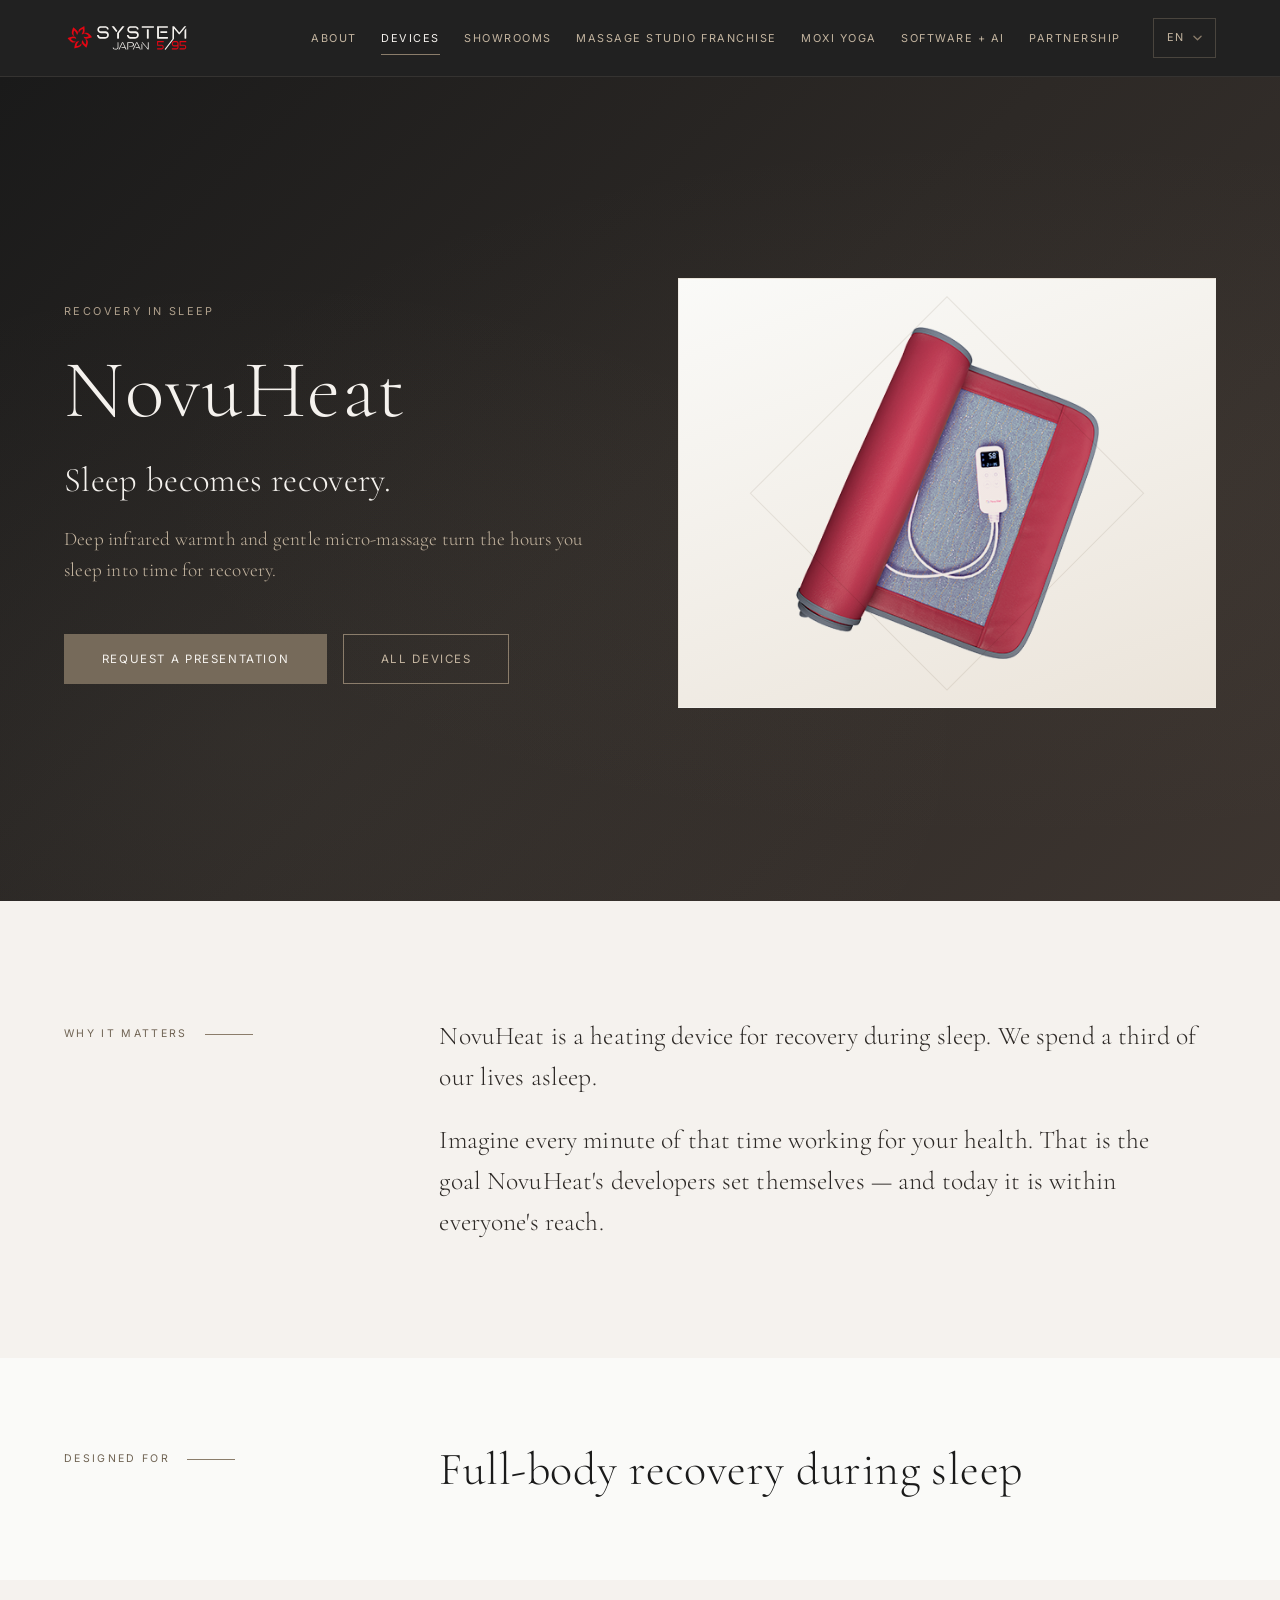
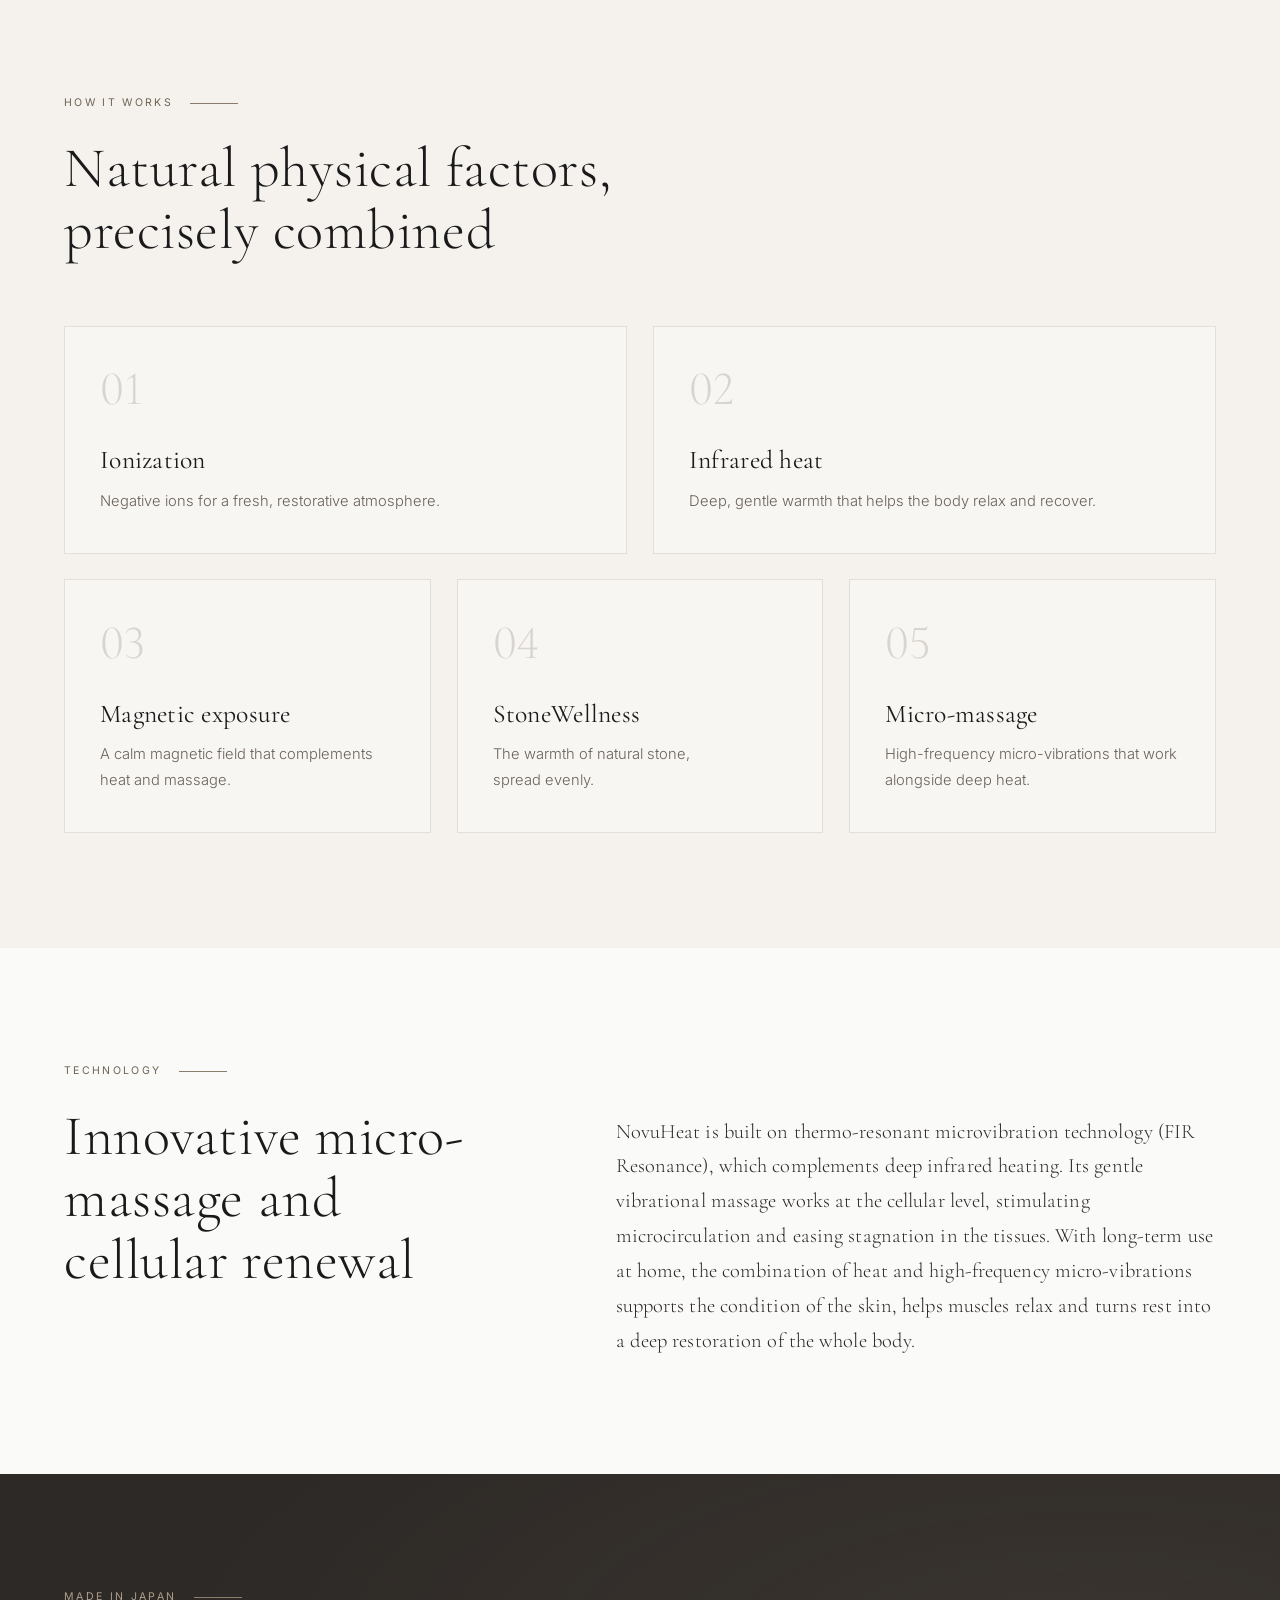
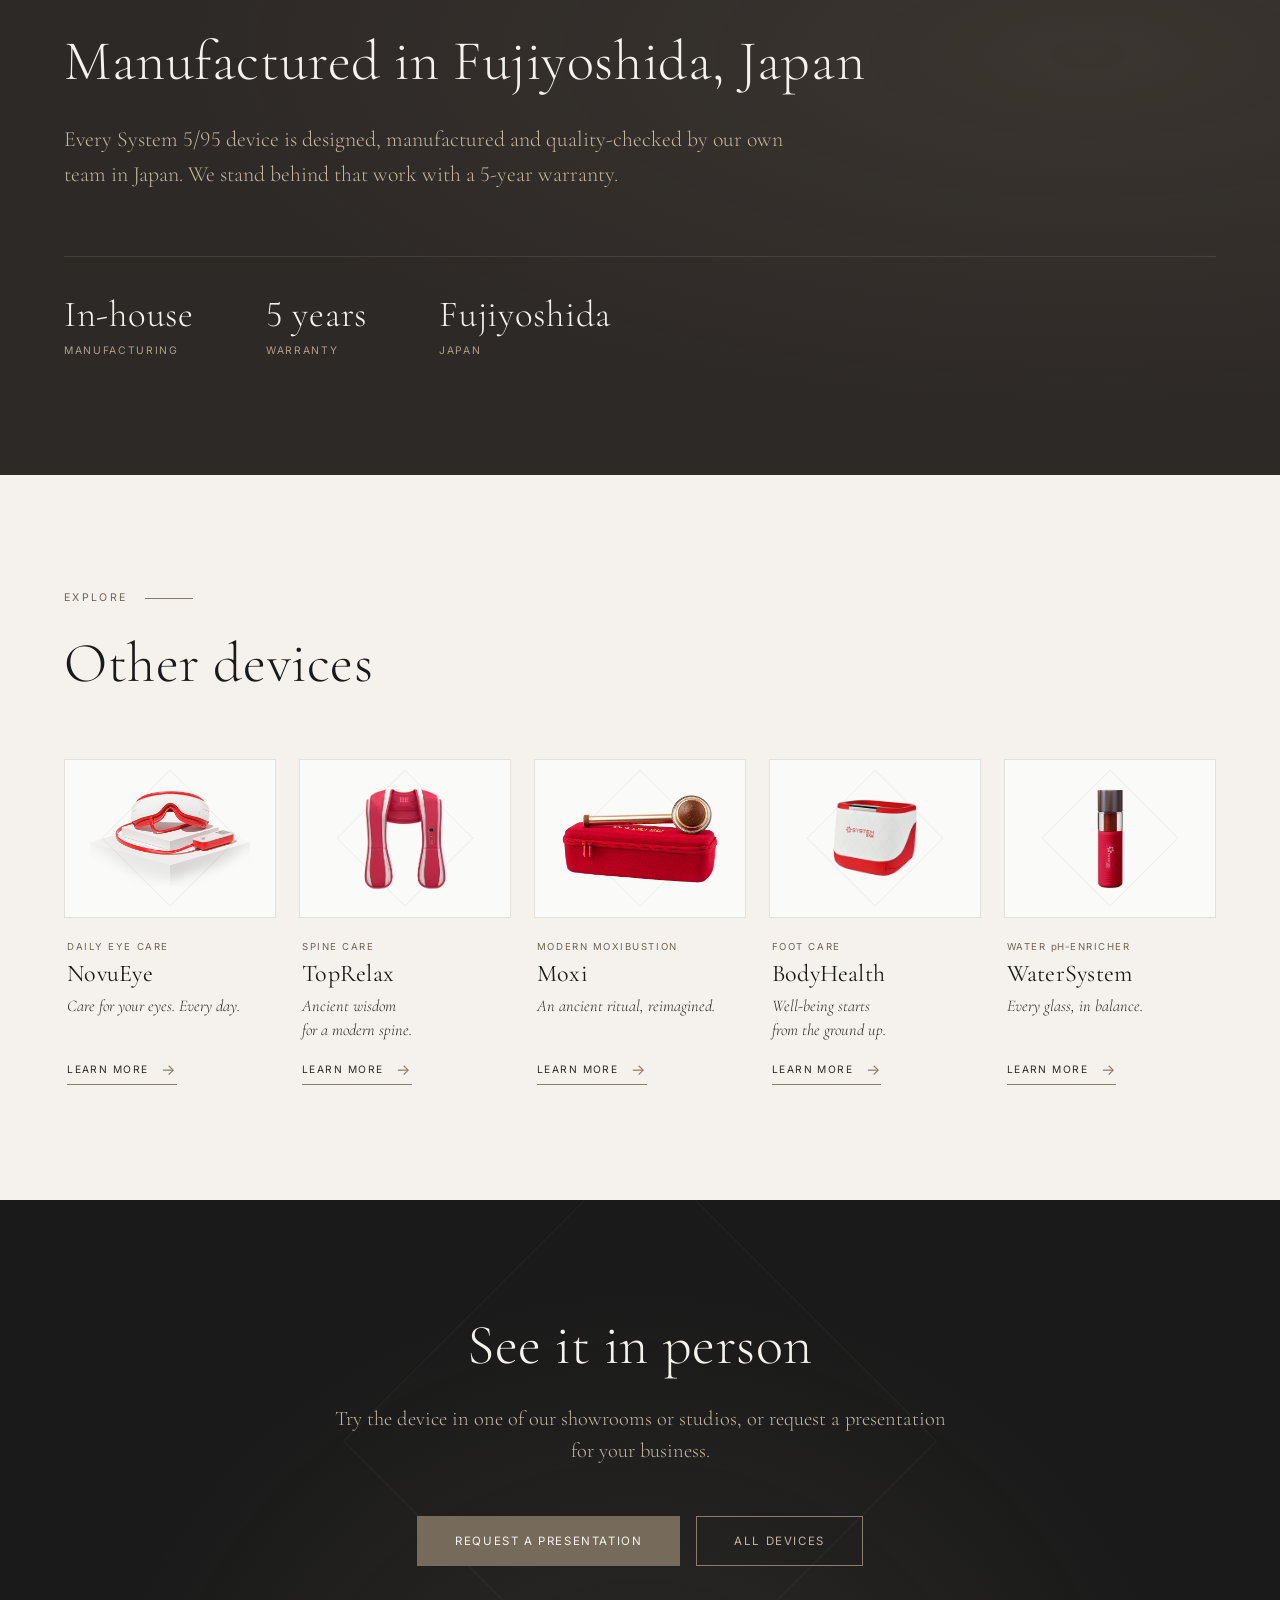
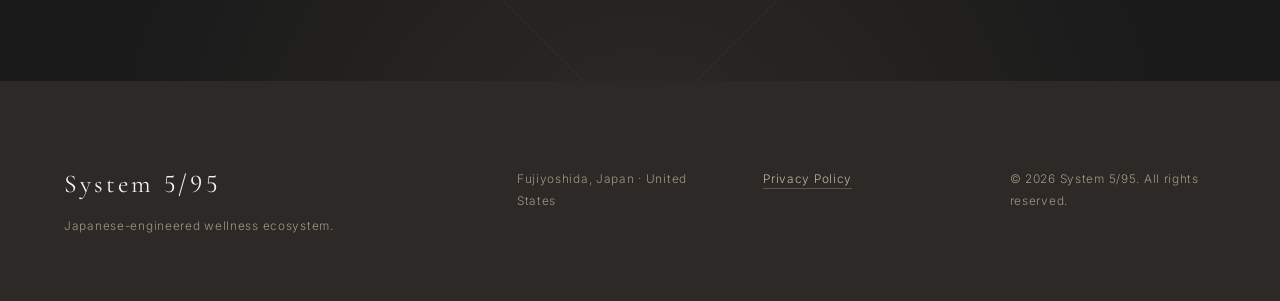
<file: device-novuheat.html>
<!doctype html>
<html lang="en" data-lang="en">
<head>
  <meta charset="utf-8">
  <meta name="viewport" content="width=device-width, initial-scale=1">
  <title>System 5/95 — NovuHeat</title>
  <meta name="description" content="">
  <meta name="theme-color" content="#1a1a1a">

  <link rel="alternate" hreflang="en"        href="./device-novuheat.html?lang=en">
  <link rel="alternate" hreflang="ja"        href="./device-novuheat.html?lang=ja">
  <link rel="alternate" hreflang="es"        href="./device-novuheat.html?lang=es">
  <link rel="alternate" hreflang="ru"        href="./device-novuheat.html?lang=ru">
  <link rel="alternate" hreflang="x-default" href="./device-novuheat.html">

  <meta property="og:type"        content="website">
  <meta property="og:title"       content="System 5/95 — NovuHeat">
  <meta property="og:description" content="">

  <link rel="preconnect" href="https://fonts.googleapis.com">
  <link rel="preconnect" href="https://fonts.gstatic.com" crossorigin>
  <link href="https://fonts.googleapis.com/css2?family=Cormorant+Garamond:ital,wght@0,300;0,400;0,500;0,600;1,300;1,400&family=Inter:wght@300;400;500&family=Noto+Serif+JP:wght@300;400&family=Noto+Sans+JP:wght@300;400;500&display=swap" rel="stylesheet">

  <link rel="stylesheet" href="style.css">
  <link rel="icon" href="favicon.png" type="image/png" sizes="256x256">
</head>
<body data-device="novuheat">

<div id="site-header"></div>

<main id="device-landing">
  <!-- rendered by script.js (renderDeviceLanding) -->
</main>

<div id="site-footer"></div>
<script src="layout.js"></script>
<script src="script.js"></script>
</body>
</html>
</file>
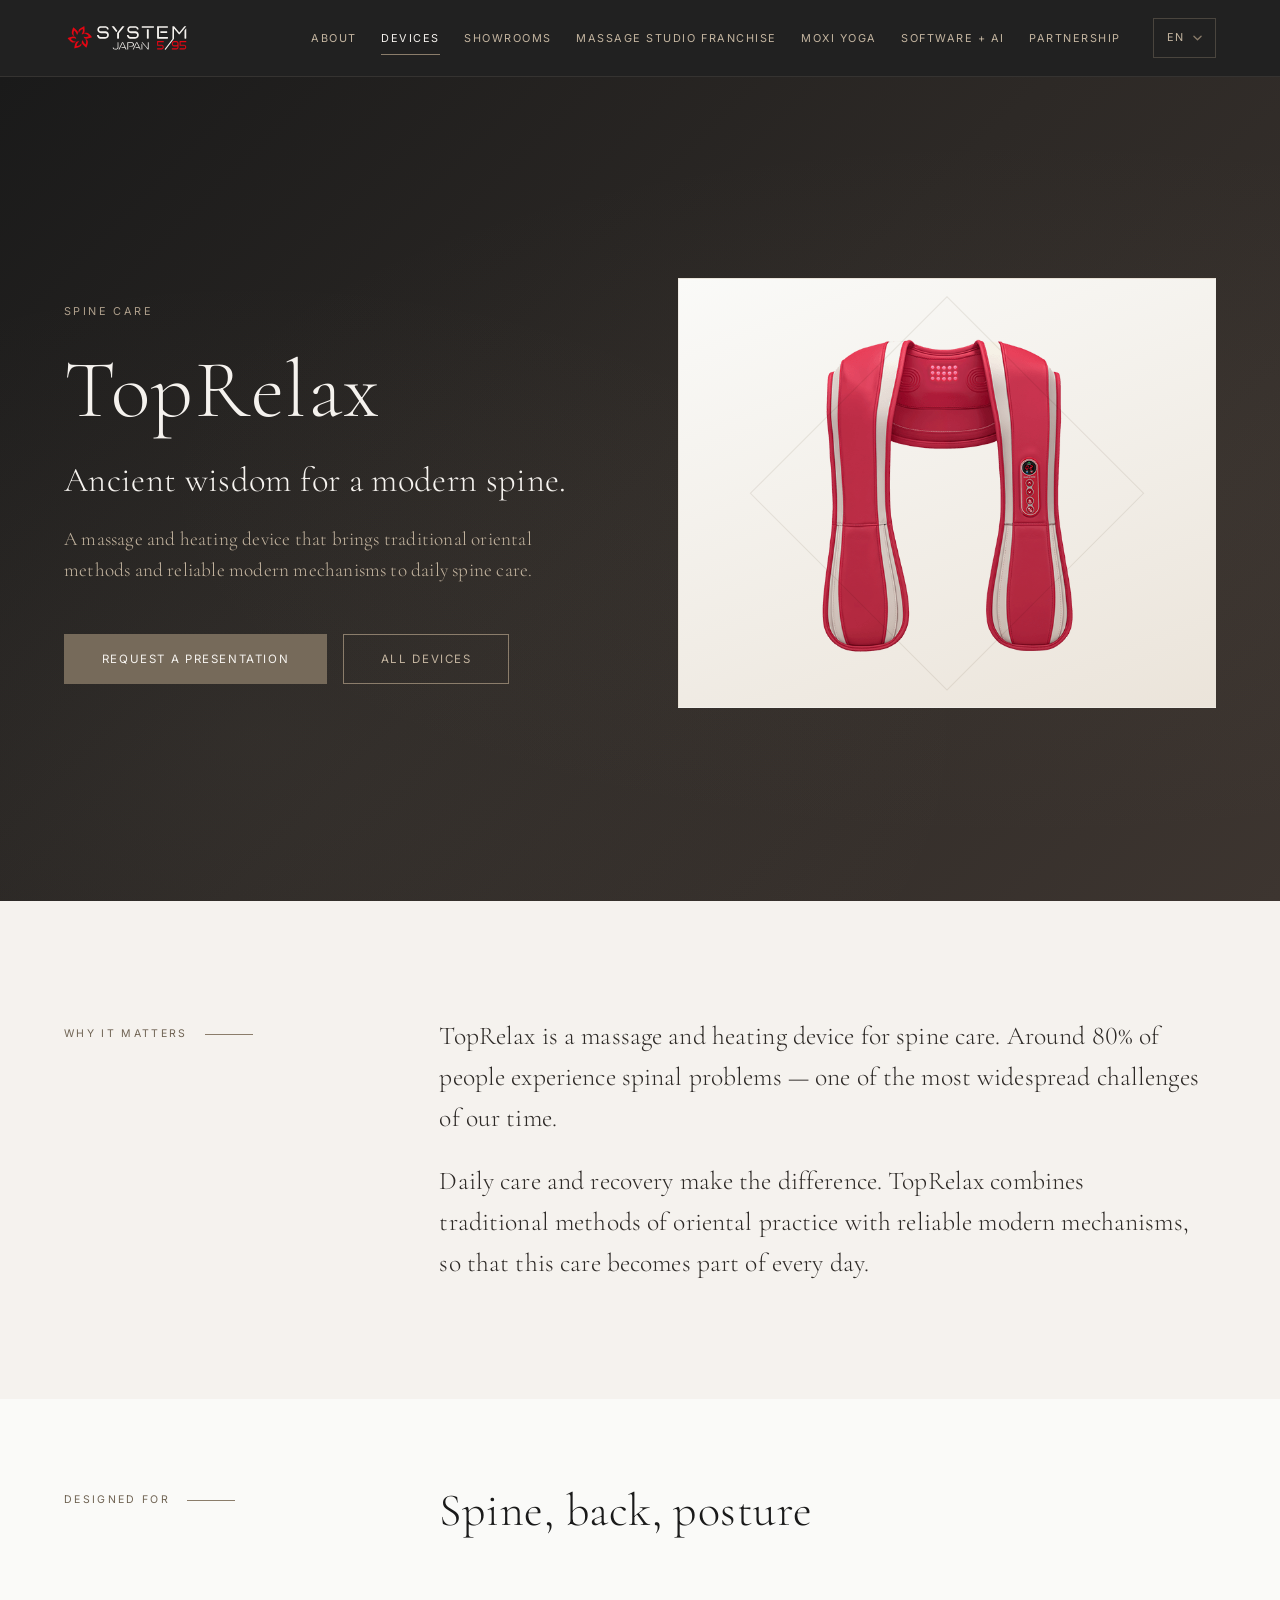
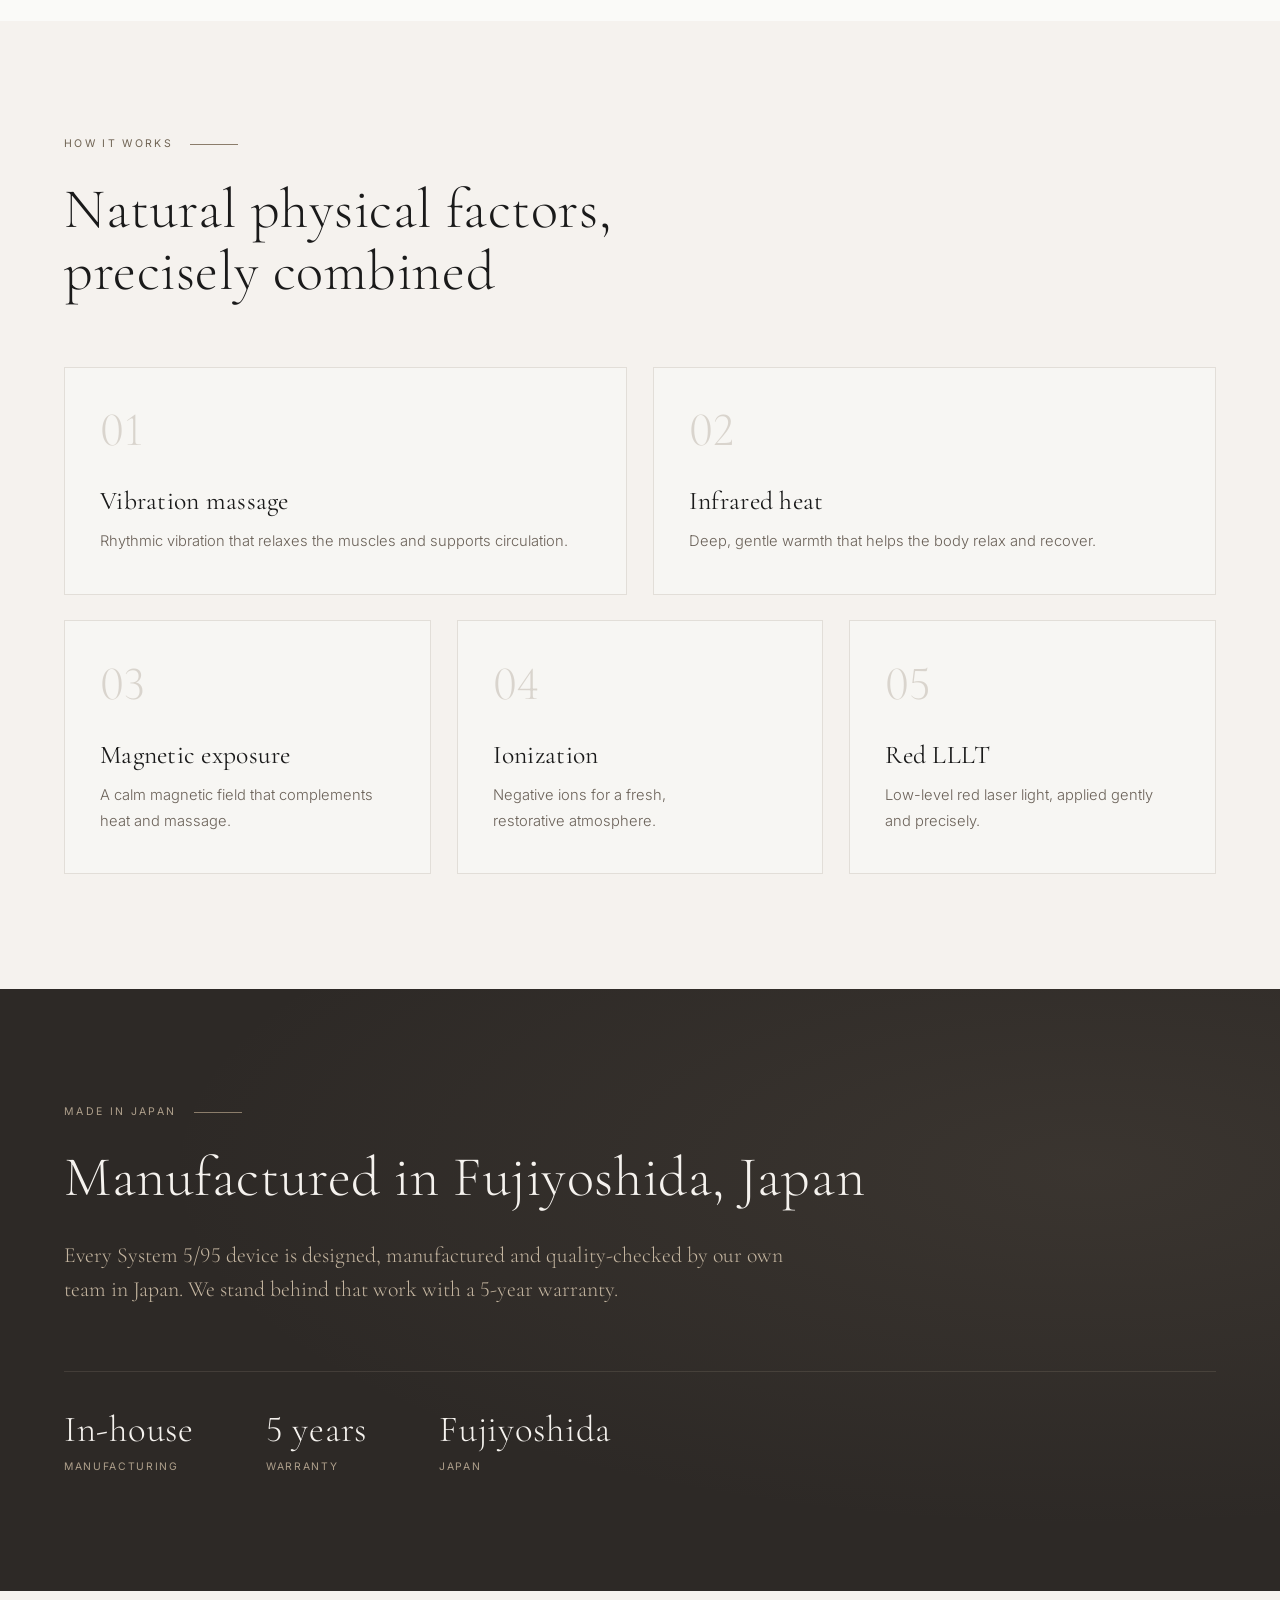
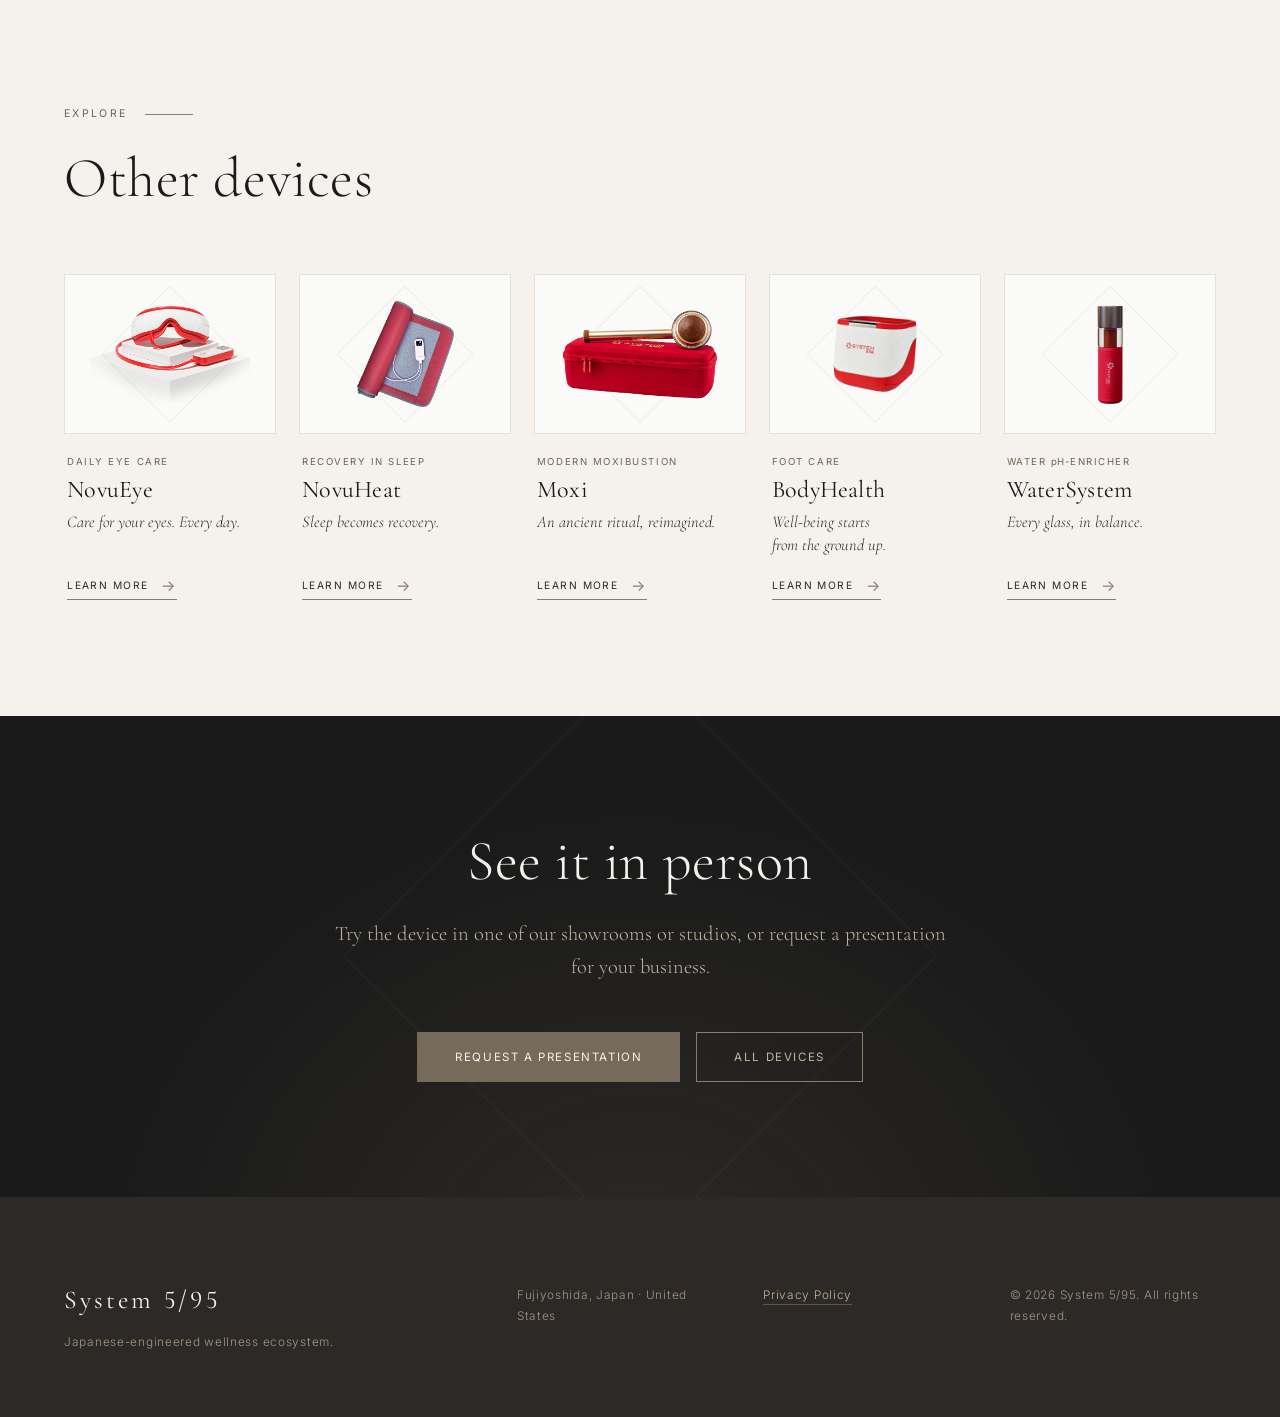
<file: device-toprelax.html>
<!doctype html>
<html lang="en" data-lang="en">
<head>
  <meta charset="utf-8">
  <meta name="viewport" content="width=device-width, initial-scale=1">
  <title>System 5/95 — TopRelax</title>
  <meta name="description" content="">
  <meta name="theme-color" content="#1a1a1a">

  <link rel="alternate" hreflang="en"        href="./device-toprelax.html?lang=en">
  <link rel="alternate" hreflang="ja"        href="./device-toprelax.html?lang=ja">
  <link rel="alternate" hreflang="es"        href="./device-toprelax.html?lang=es">
  <link rel="alternate" hreflang="ru"        href="./device-toprelax.html?lang=ru">
  <link rel="alternate" hreflang="x-default" href="./device-toprelax.html">

  <meta property="og:type"        content="website">
  <meta property="og:title"       content="System 5/95 — TopRelax">
  <meta property="og:description" content="">

  <link rel="preconnect" href="https://fonts.googleapis.com">
  <link rel="preconnect" href="https://fonts.gstatic.com" crossorigin>
  <link href="https://fonts.googleapis.com/css2?family=Cormorant+Garamond:ital,wght@0,300;0,400;0,500;0,600;1,300;1,400&family=Inter:wght@300;400;500&family=Noto+Serif+JP:wght@300;400&family=Noto+Sans+JP:wght@300;400;500&display=swap" rel="stylesheet">

  <link rel="stylesheet" href="style.css">
  <link rel="icon" href="favicon.png" type="image/png" sizes="256x256">
</head>
<body data-device="toprelax">

<div id="site-header"></div>

<main id="device-landing">
  <!-- rendered by script.js (renderDeviceLanding) -->
</main>

<div id="site-footer"></div>
<script src="layout.js"></script>
<script src="script.js"></script>
</body>
</html>
</file>
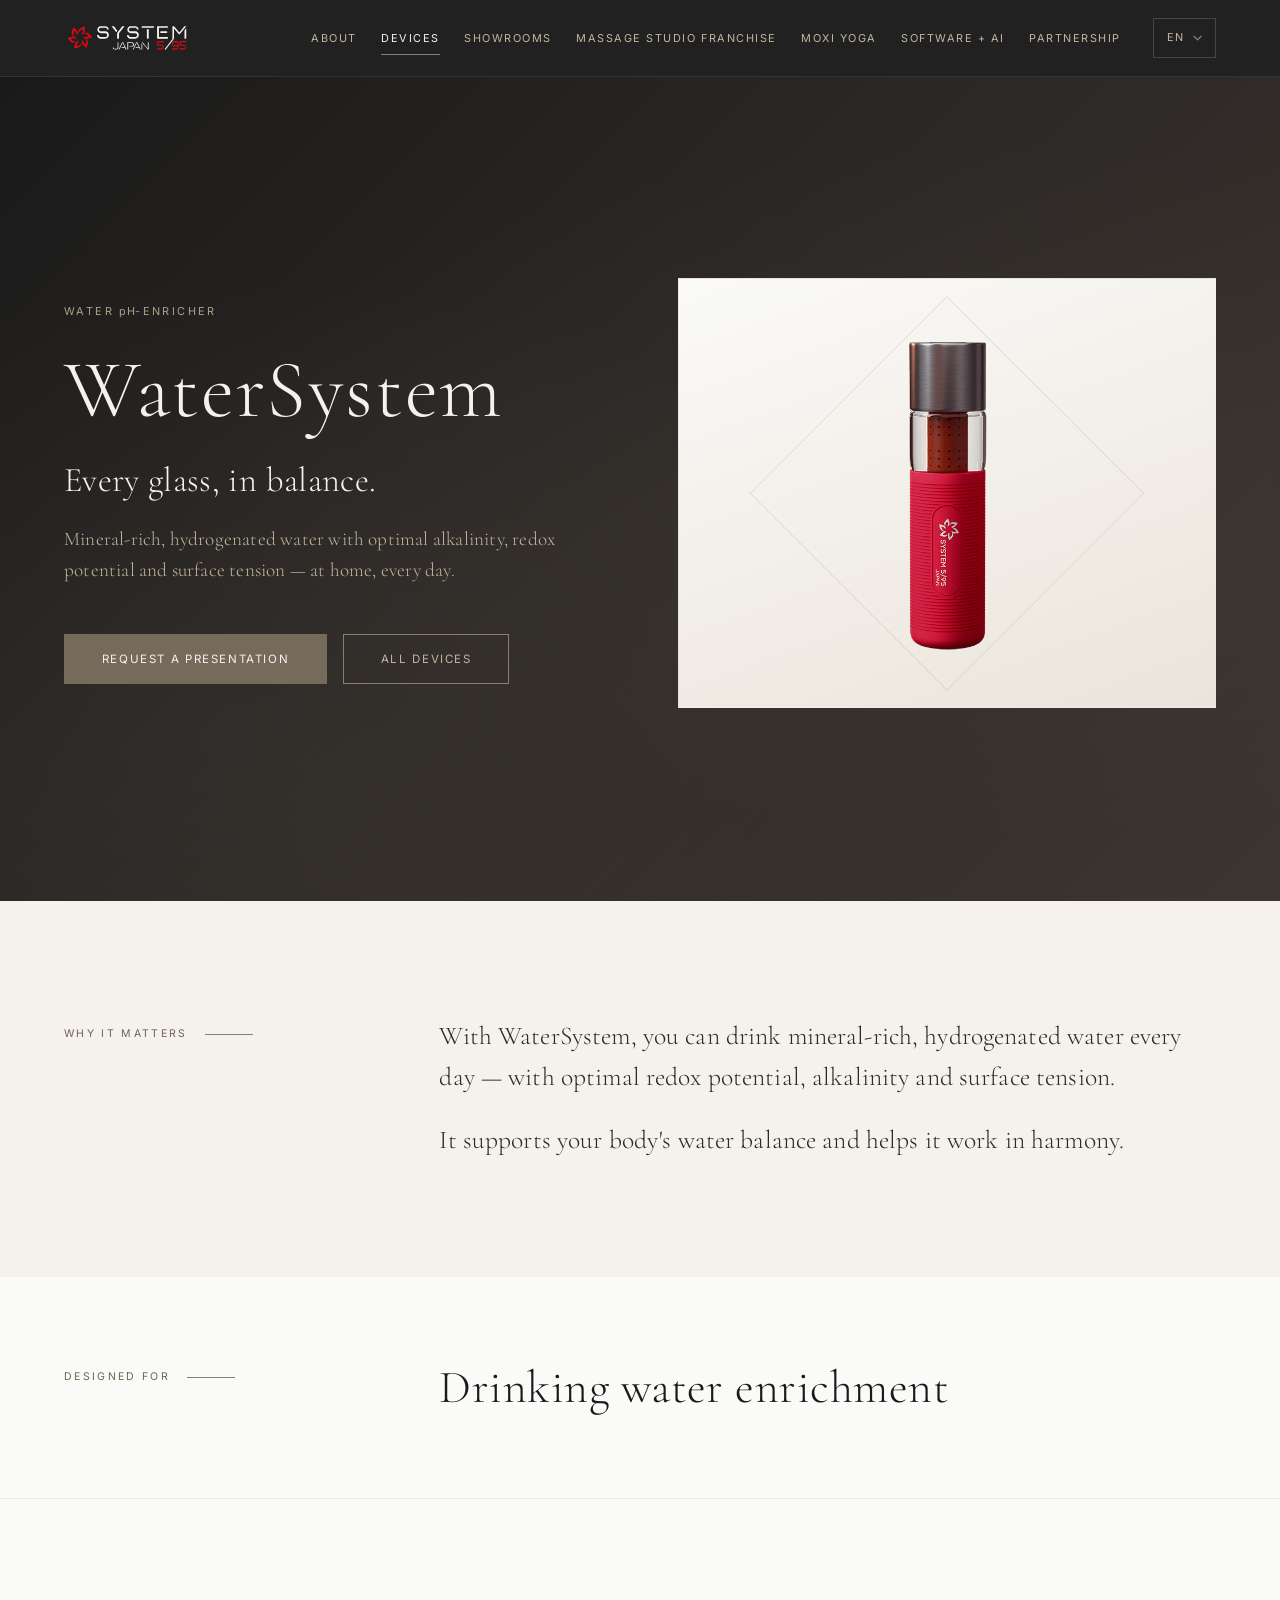
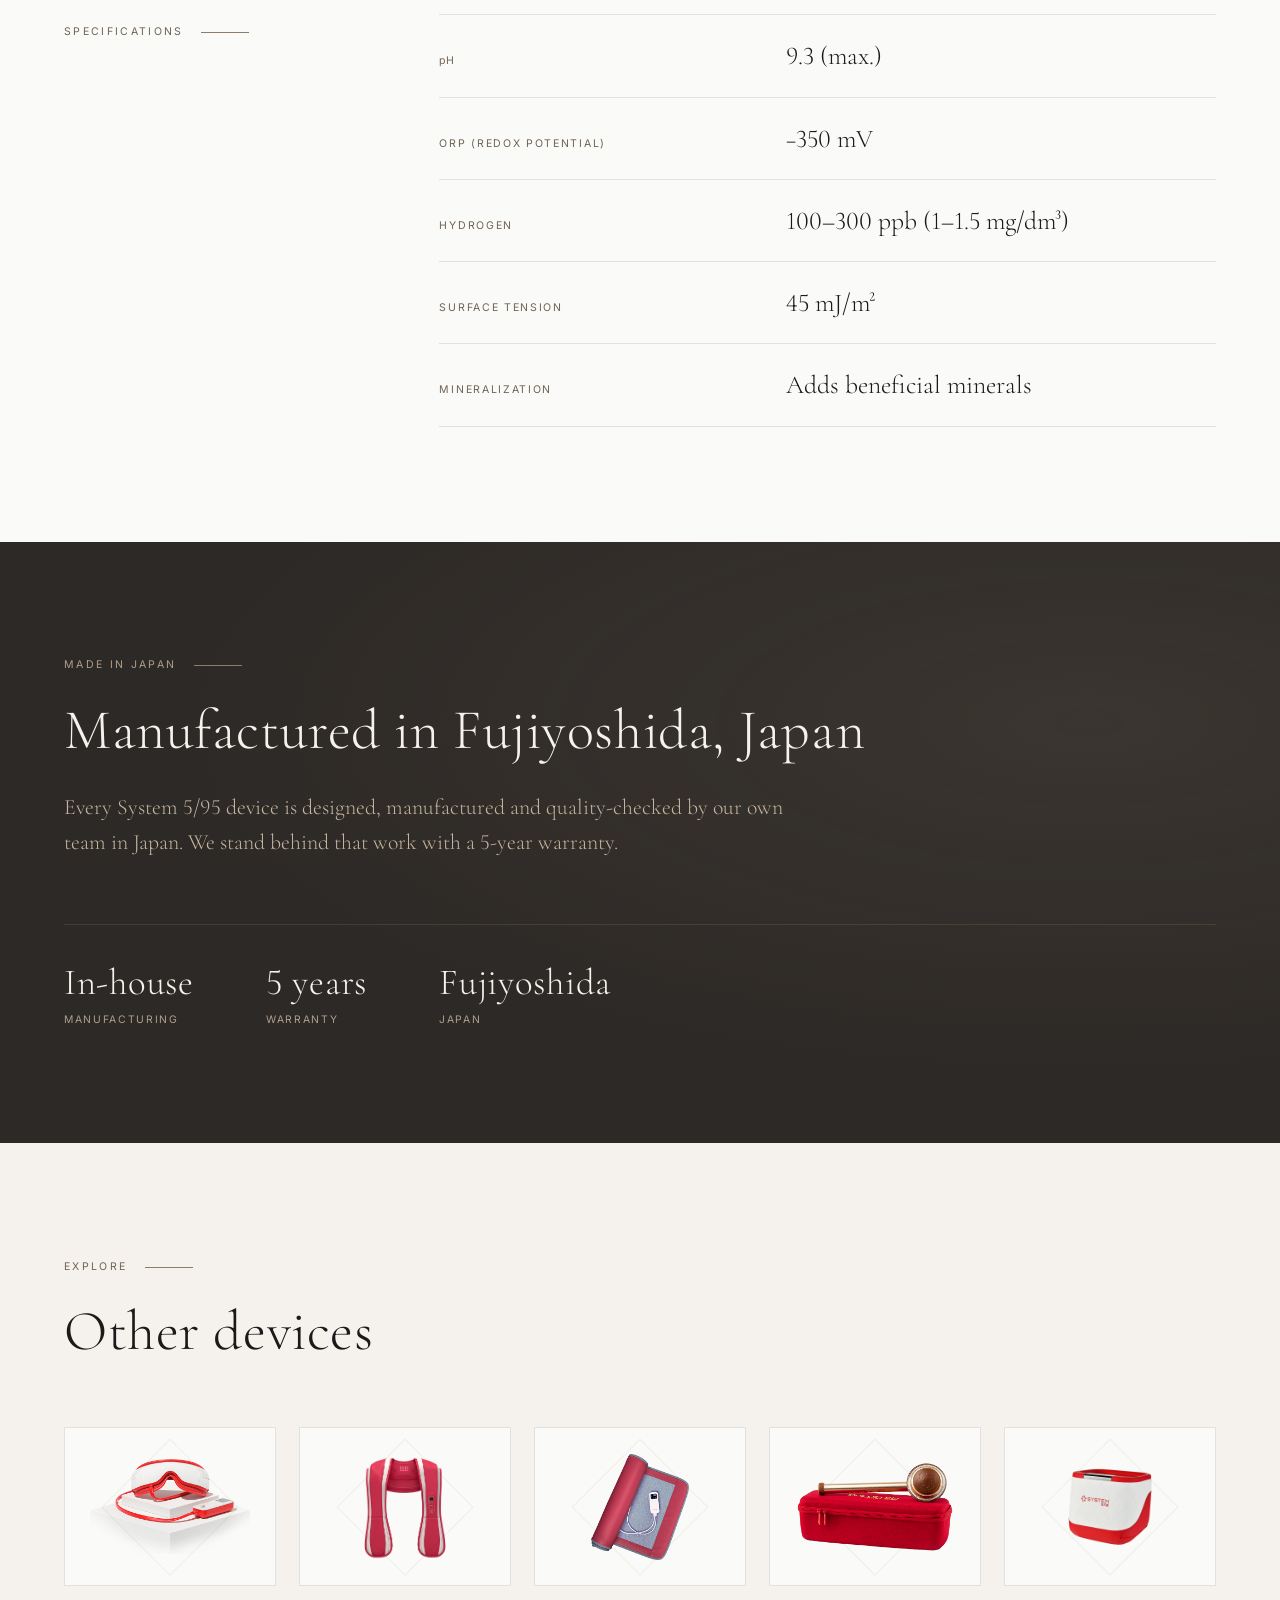
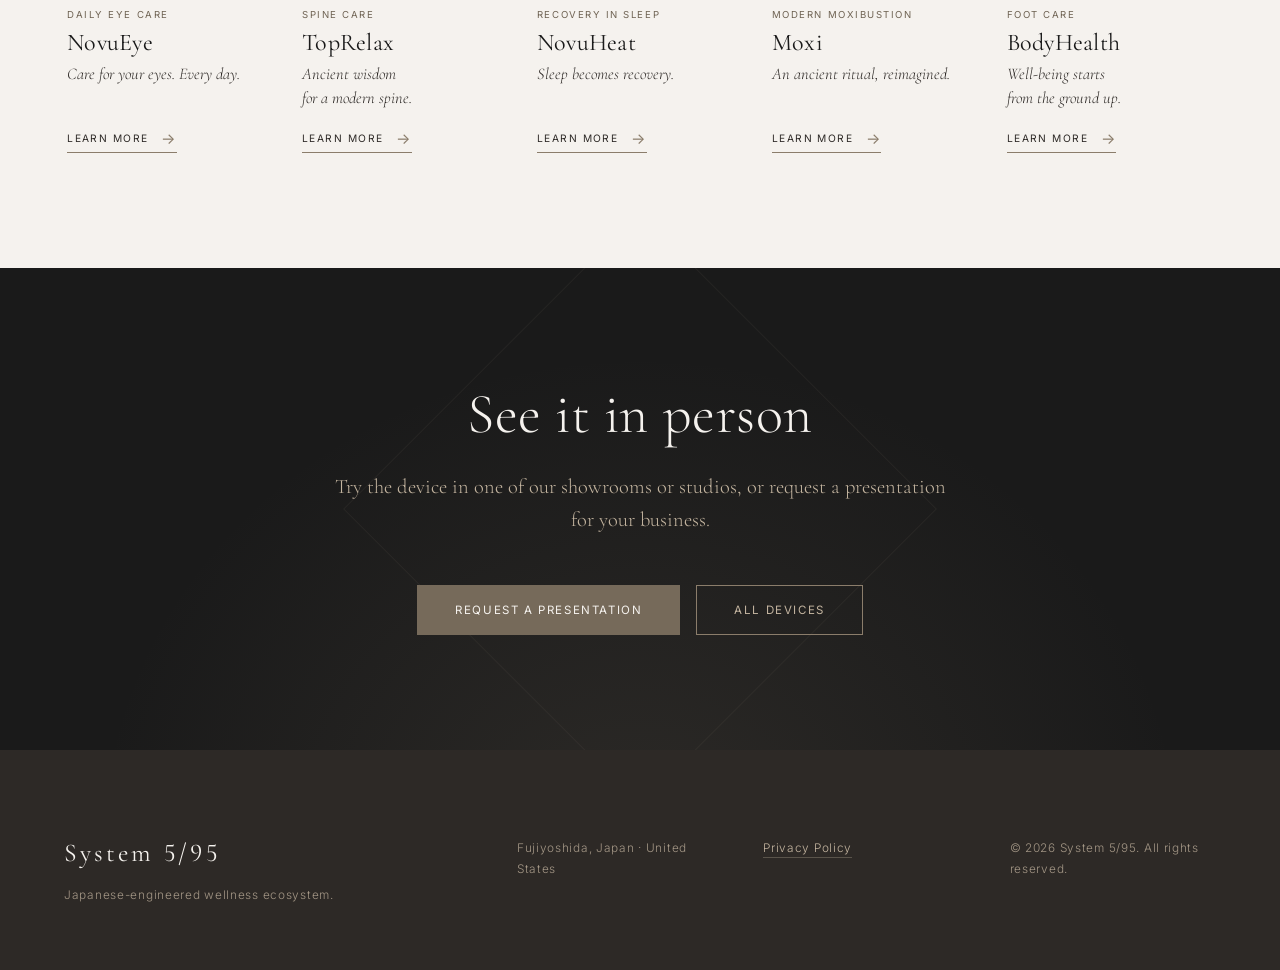
<file: device-watersystem.html>
<!doctype html>
<html lang="en" data-lang="en">
<head>
  <meta charset="utf-8">
  <meta name="viewport" content="width=device-width, initial-scale=1">
  <title>System 5/95 — WaterSystem</title>
  <meta name="description" content="">
  <meta name="theme-color" content="#1a1a1a">

  <link rel="alternate" hreflang="en"        href="./device-watersystem.html?lang=en">
  <link rel="alternate" hreflang="ja"        href="./device-watersystem.html?lang=ja">
  <link rel="alternate" hreflang="es"        href="./device-watersystem.html?lang=es">
  <link rel="alternate" hreflang="ru"        href="./device-watersystem.html?lang=ru">
  <link rel="alternate" hreflang="x-default" href="./device-watersystem.html">

  <meta property="og:type"        content="website">
  <meta property="og:title"       content="System 5/95 — WaterSystem">
  <meta property="og:description" content="">

  <link rel="preconnect" href="https://fonts.googleapis.com">
  <link rel="preconnect" href="https://fonts.gstatic.com" crossorigin>
  <link href="https://fonts.googleapis.com/css2?family=Cormorant+Garamond:ital,wght@0,300;0,400;0,500;0,600;1,300;1,400&family=Inter:wght@300;400;500&family=Noto+Serif+JP:wght@300;400&family=Noto+Sans+JP:wght@300;400;500&display=swap" rel="stylesheet">

  <link rel="stylesheet" href="style.css">
  <link rel="icon" href="favicon.png" type="image/png" sizes="256x256">
</head>
<body data-device="watersystem">

<div id="site-header"></div>

<main id="device-landing">
  <!-- rendered by script.js (renderDeviceLanding) -->
</main>

<div id="site-footer"></div>
<script src="layout.js"></script>
<script src="script.js"></script>
</body>
</html>
</file>
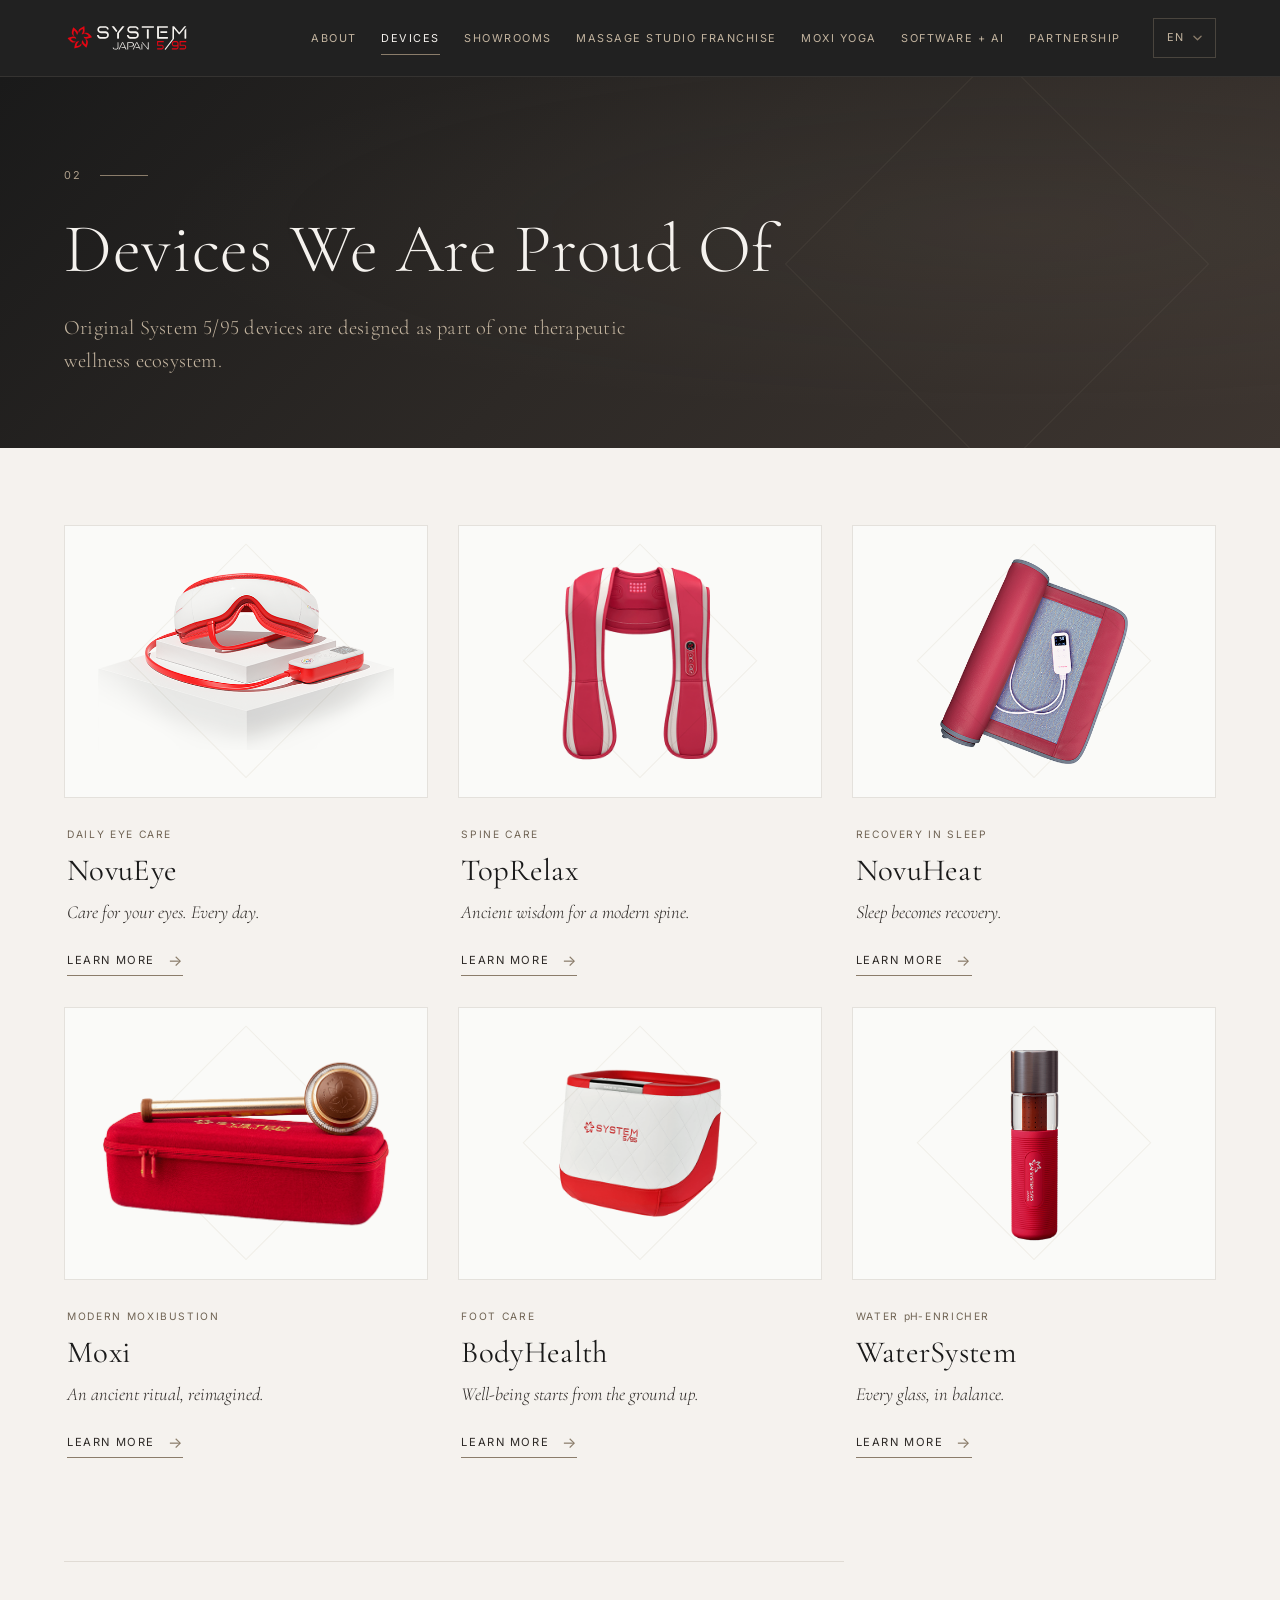
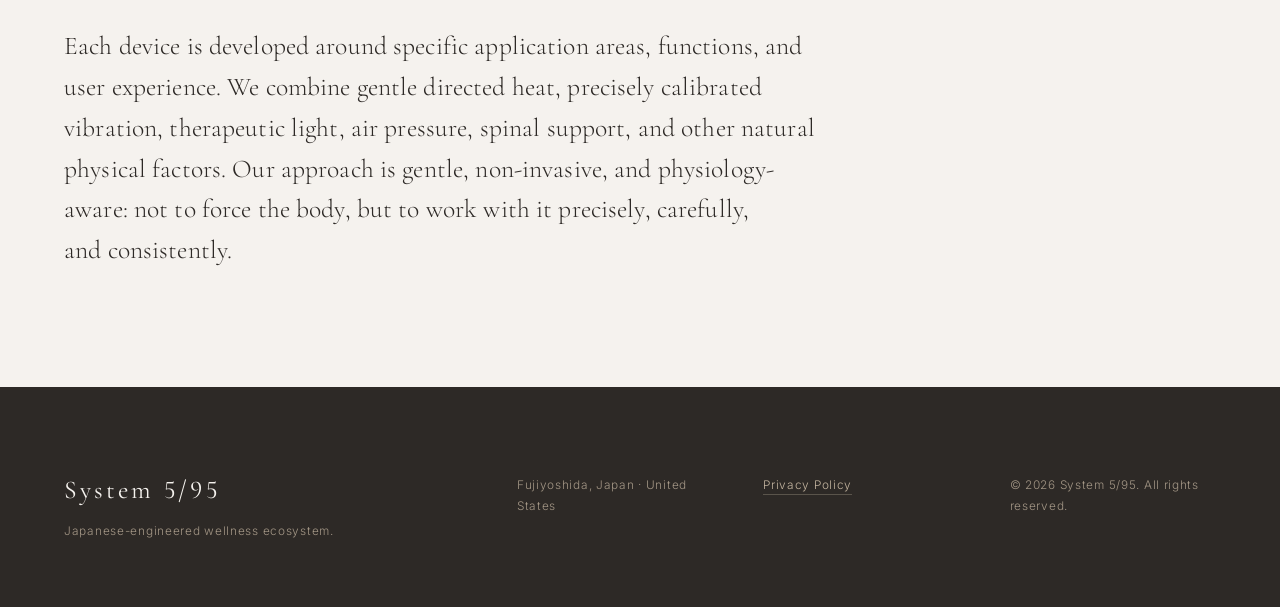
<file: devices.html>
<!doctype html>
<html lang="en" data-lang="en">
<head>
  <meta charset="utf-8">
  <meta name="viewport" content="width=device-width, initial-scale=1">
  <title>System 5/95 — Devices</title>
  <meta name="description" content="">
  <meta name="theme-color" content="#1a1a1a">

  <link rel="alternate" hreflang="en"        href="./devices.html?lang=en">
  <link rel="alternate" hreflang="ja"        href="./devices.html?lang=ja">
  <link rel="alternate" hreflang="es"        href="./devices.html?lang=es">
  <link rel="alternate" hreflang="ru"        href="./devices.html?lang=ru">
  <link rel="alternate" hreflang="x-default" href="./devices.html">

  <meta property="og:type"        content="website">
  <meta property="og:title"       content="System 5/95 — Devices">
  <meta property="og:description" content="">

  <link rel="preconnect" href="https://fonts.googleapis.com">
  <link rel="preconnect" href="https://fonts.gstatic.com" crossorigin>
  <link href="https://fonts.googleapis.com/css2?family=Cormorant+Garamond:ital,wght@0,300;0,400;0,500;0,600;1,300;1,400&family=Inter:wght@300;400;500&family=Noto+Serif+JP:wght@300;400&family=Noto+Sans+JP:wght@300;400;500&display=swap" rel="stylesheet">

  <link rel="stylesheet" href="style.css">
  <link rel="icon" href="favicon.png" type="image/png" sizes="256x256">
</head>
<body>

<div id="site-header"></div>

<main>

<section id="devices" class="section section-alt devices-intro">
  <div class="container">
    <header class="section-head">
      <span class="section-no">02</span>
      <h2 data-i18n="devices.title">Devices We Are Proud Of</h2>
      <p class="section-sub" data-i18n="devices.subtitle"></p>
    </header>
  </div>
</section>

<section class="section device-tiles-section">
  <div class="container">
    <div class="device-tiles" id="device-tiles">
      <!-- rendered by script.js -->
    </div>
    <div class="prose prose-wide devices-body">
      <p data-i18n="devices.body"></p>
    </div>
  </div>
</section>

</main>

<div id="site-footer"></div>
<script src="layout.js"></script>
<script src="script.js"></script>
</body>
</html>
</file>
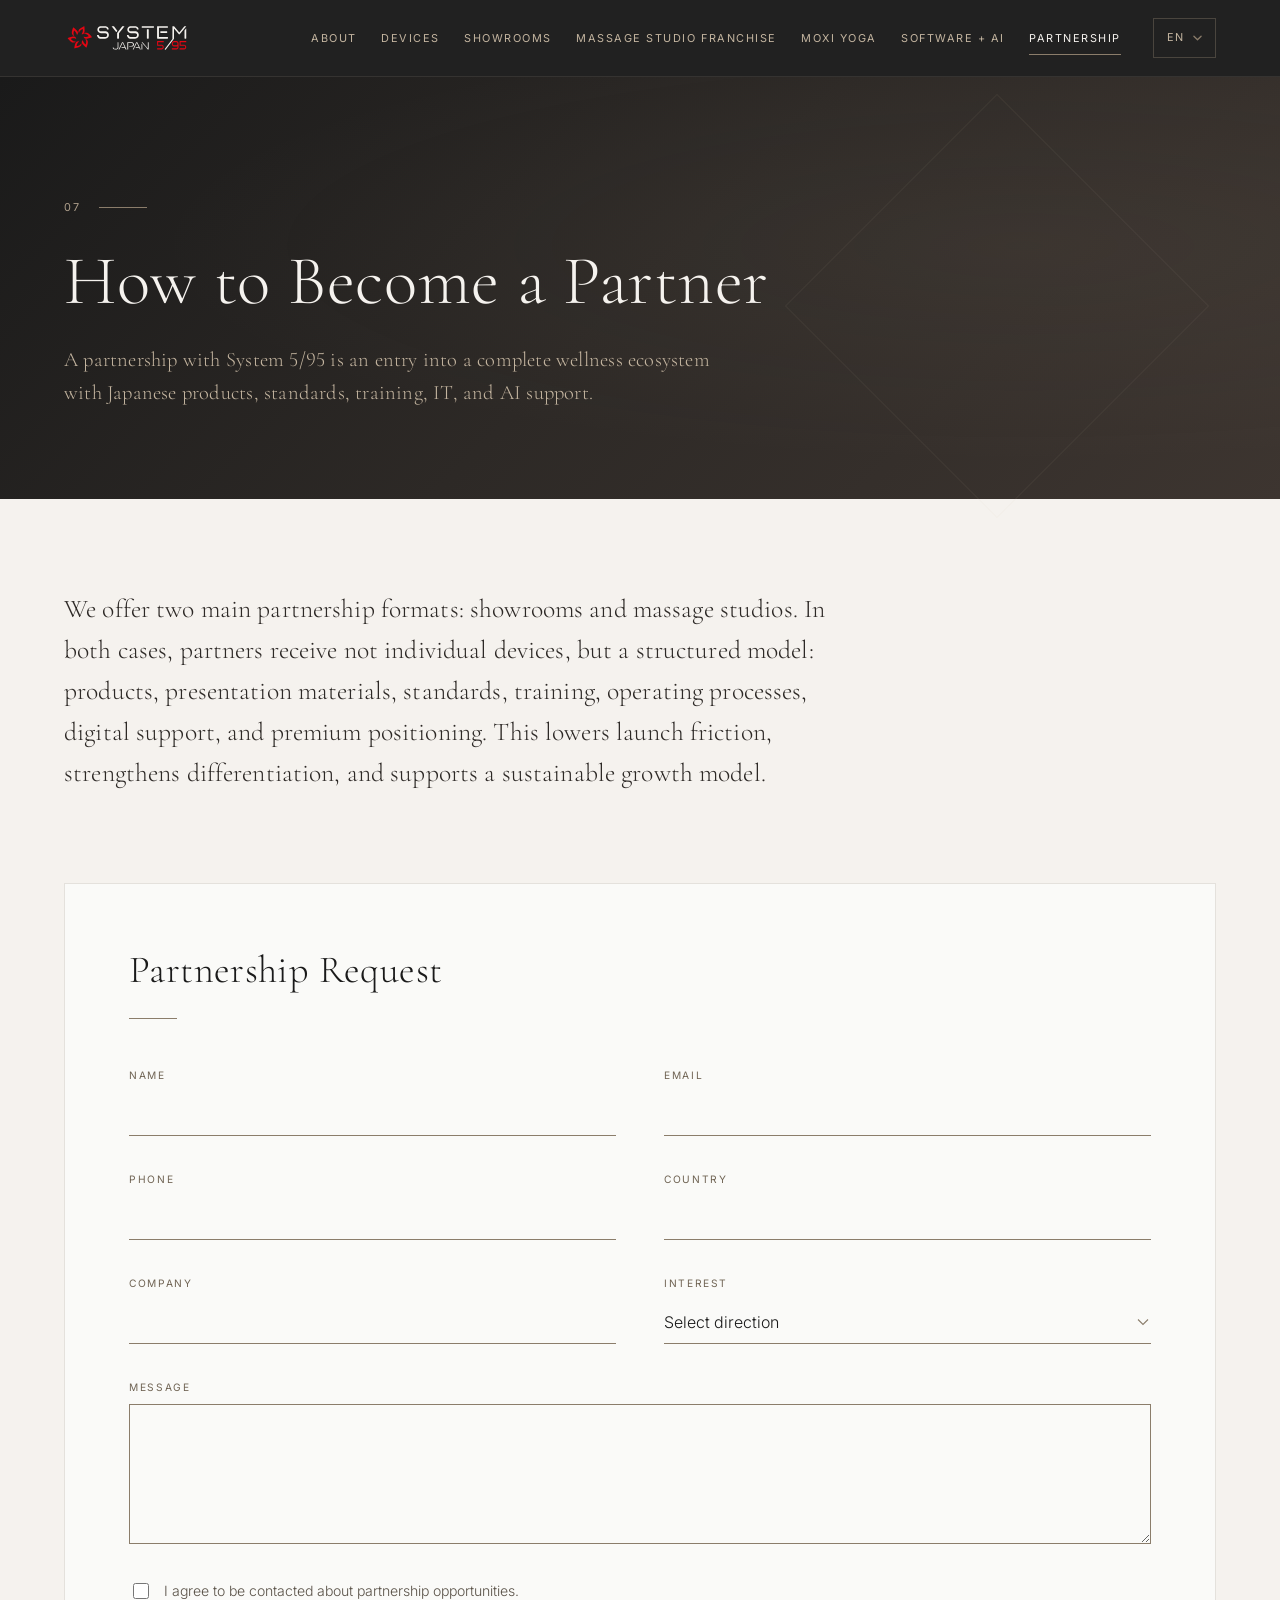
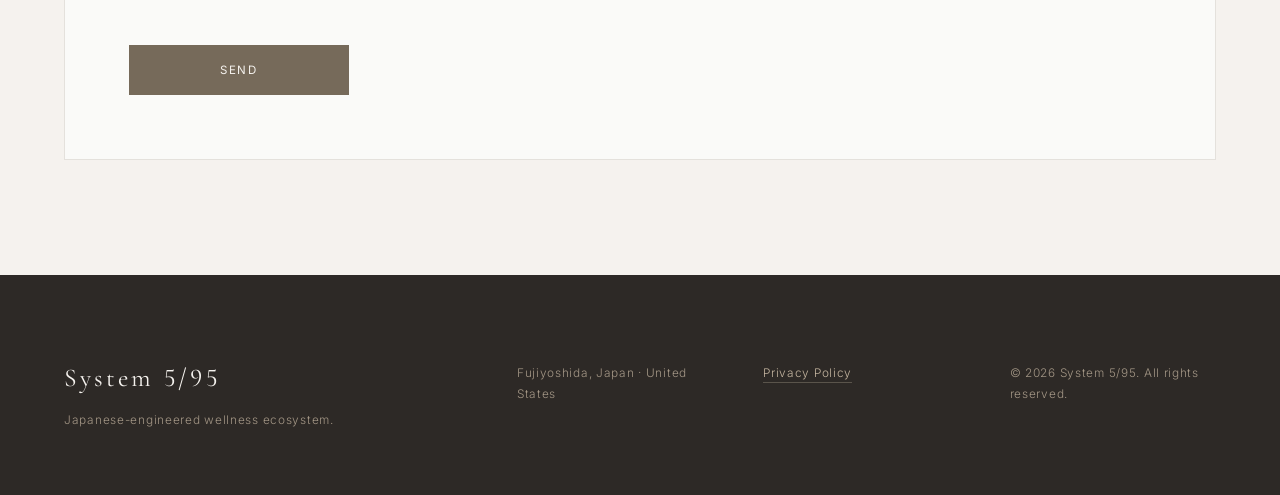
<file: partnership.html>
<!doctype html>
<html lang="en" data-lang="en">
<head>
  <meta charset="utf-8">
  <meta name="viewport" content="width=device-width, initial-scale=1">
  <title>System 5/95 — Partnership</title>
  <meta name="description" content="">
  <meta name="theme-color" content="#1a1a1a">

  <link rel="alternate" hreflang="en"        href="./partnership.html?lang=en">
  <link rel="alternate" hreflang="ja"        href="./partnership.html?lang=ja">
  <link rel="alternate" hreflang="es"        href="./partnership.html?lang=es">
  <link rel="alternate" hreflang="ru"        href="./partnership.html?lang=ru">
  <link rel="alternate" hreflang="x-default" href="./partnership.html">

  <meta property="og:type"        content="website">
  <meta property="og:title"       content="System 5/95 — Partnership">
  <meta property="og:description" content="">

  <link rel="preconnect" href="https://fonts.googleapis.com">
  <link rel="preconnect" href="https://fonts.gstatic.com" crossorigin>
  <link href="https://fonts.googleapis.com/css2?family=Cormorant+Garamond:ital,wght@0,300;0,400;0,500;0,600;1,300;1,400&family=Inter:wght@300;400;500&family=Noto+Serif+JP:wght@300;400&family=Noto+Sans+JP:wght@300;400;500&display=swap" rel="stylesheet">

  <link rel="stylesheet" href="style.css">
  <link rel="icon" href="favicon.png" type="image/png" sizes="256x256">
</head>
<body>

<div id="site-header"></div>

<main>

<section id="partnership" class="section partnership">
  <div class="container">
    <header class="section-head">
      <span class="section-no">07</span>
      <h2 data-i18n="partnership.title">How to Become a Partner</h2>
      <p class="section-sub" data-i18n="partnership.subtitle"></p>
    </header>
    <div class="prose prose-wide">
      <p data-i18n="partnership.body"></p>
    </div>
    <form class="partner-form" novalidate>
      <h3 data-i18n="form.formTitle">Partnership Request</h3>
      <div class="form-grid">
        <label>
          <span data-i18n="form.name">Name</span>
          <input name="name" type="text" autocomplete="name" required>
        </label>
        <label>
          <span data-i18n="form.email">Email</span>
          <input name="email" type="email" autocomplete="email" required>
        </label>
        <label>
          <span data-i18n="form.phone">Phone</span>
          <input name="phone" type="tel" autocomplete="tel">
        </label>
        <label>
          <span data-i18n="form.country">Country</span>
          <input name="country" type="text" autocomplete="country-name">
        </label>
        <label>
          <span data-i18n="form.company">Company</span>
          <input name="company" type="text" autocomplete="organization">
        </label>
        <label>
          <span data-i18n="form.interestLabel">Interest</span>
          <select name="interest" required id="interest-select">
            <option value="" data-i18n="form.interestDefault">Select direction</option>
            <option value="showroom"     data-i18n="form.interest.showroom">Showroom Partner</option>
            <option value="studio"       data-i18n="form.interest.studio">Massage Studio Partner</option>
            <option value="moxi"         data-i18n="form.interest.moxi">Moxi Yoga Partner</option>
            <option value="distribution" data-i18n="form.interest.distribution">Product Distribution</option>
            <option value="software"     data-i18n="form.interest.software">Software + AI</option>
            <option value="other"        data-i18n="form.interest.other">Other</option>
          </select>
        </label>
        <label class="full">
          <span data-i18n="form.message">Message</span>
          <textarea name="message" rows="4"></textarea>
        </label>
      </div>
      <label class="consent">
        <input type="checkbox" name="consent" required>
        <span data-i18n="form.consent">I agree to be contacted about partnership opportunities.</span>
      </label>
      <button type="submit" class="btn-primary" data-i18n="form.submit">Send</button>
    </form>
  </div>
</section>

</main>

<div id="site-footer"></div>
<script src="layout.js"></script>
<script src="script.js"></script>
</body>
</html>
</file>
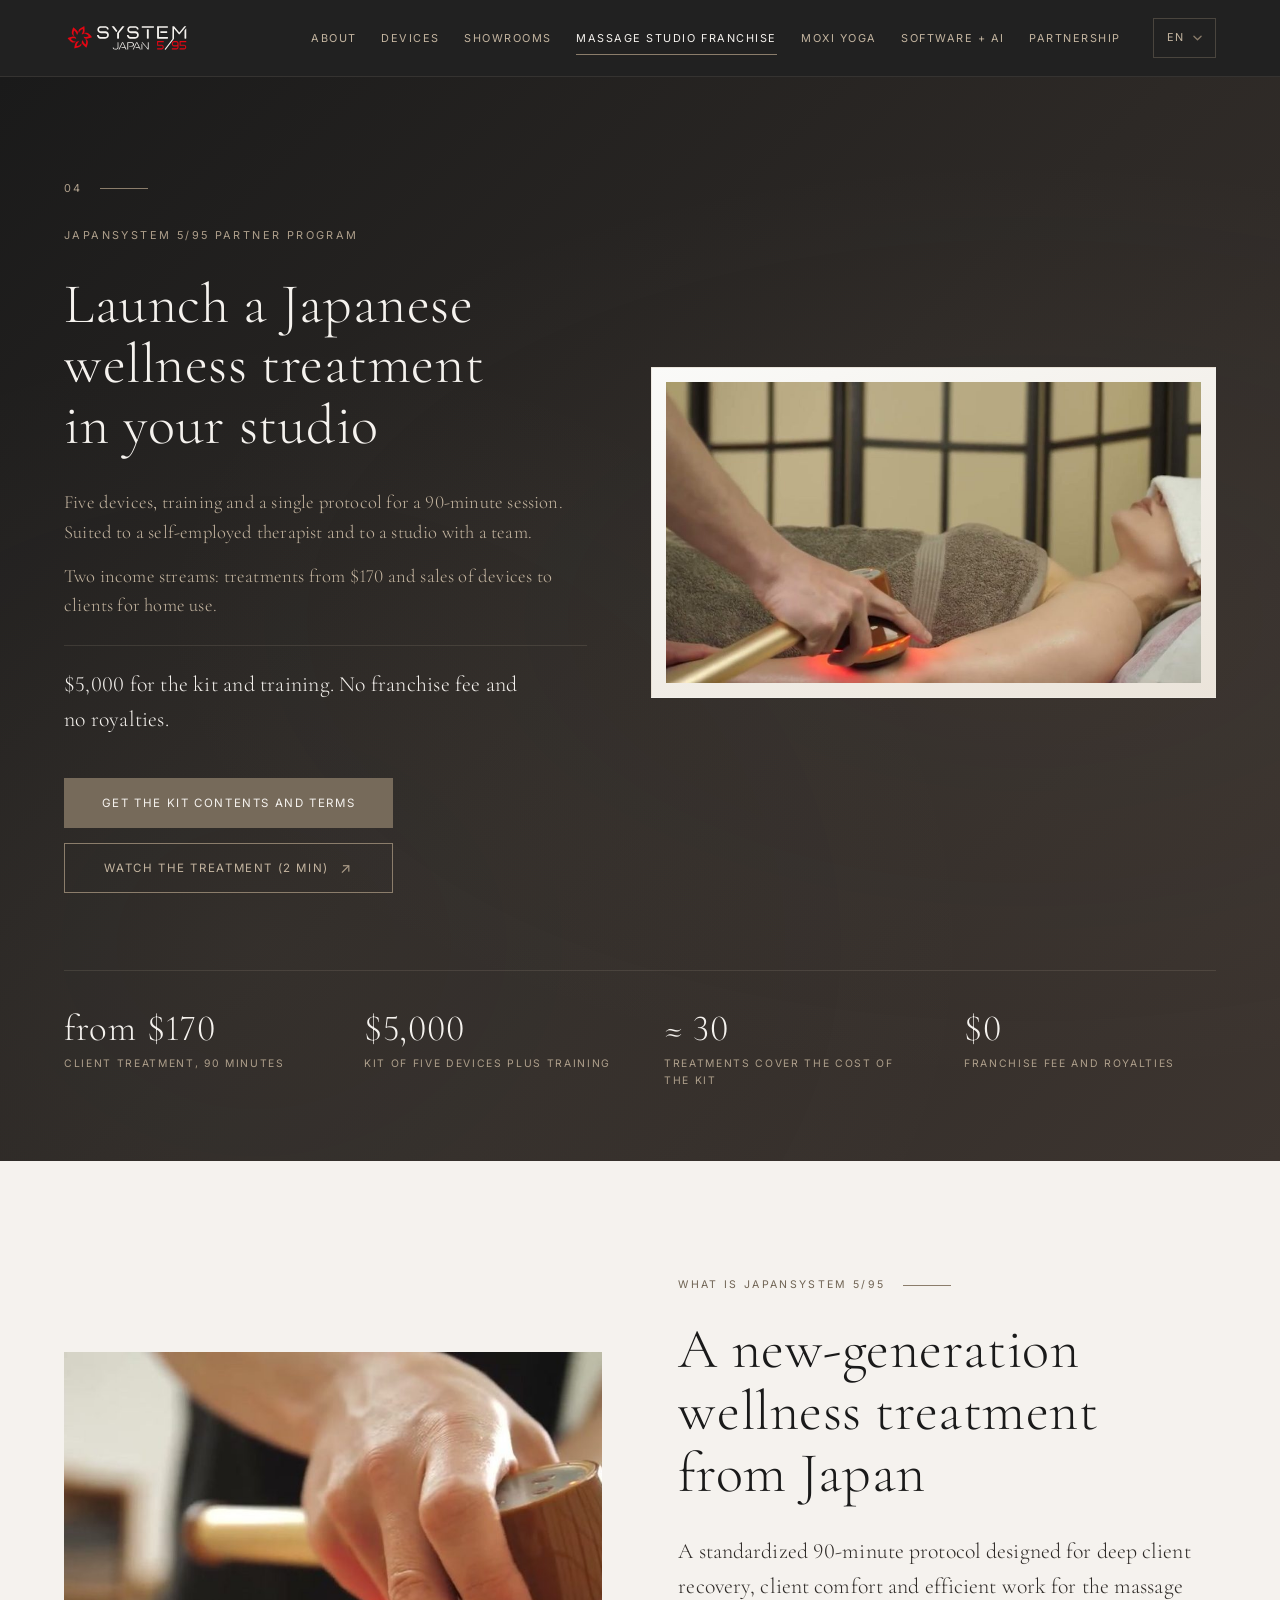
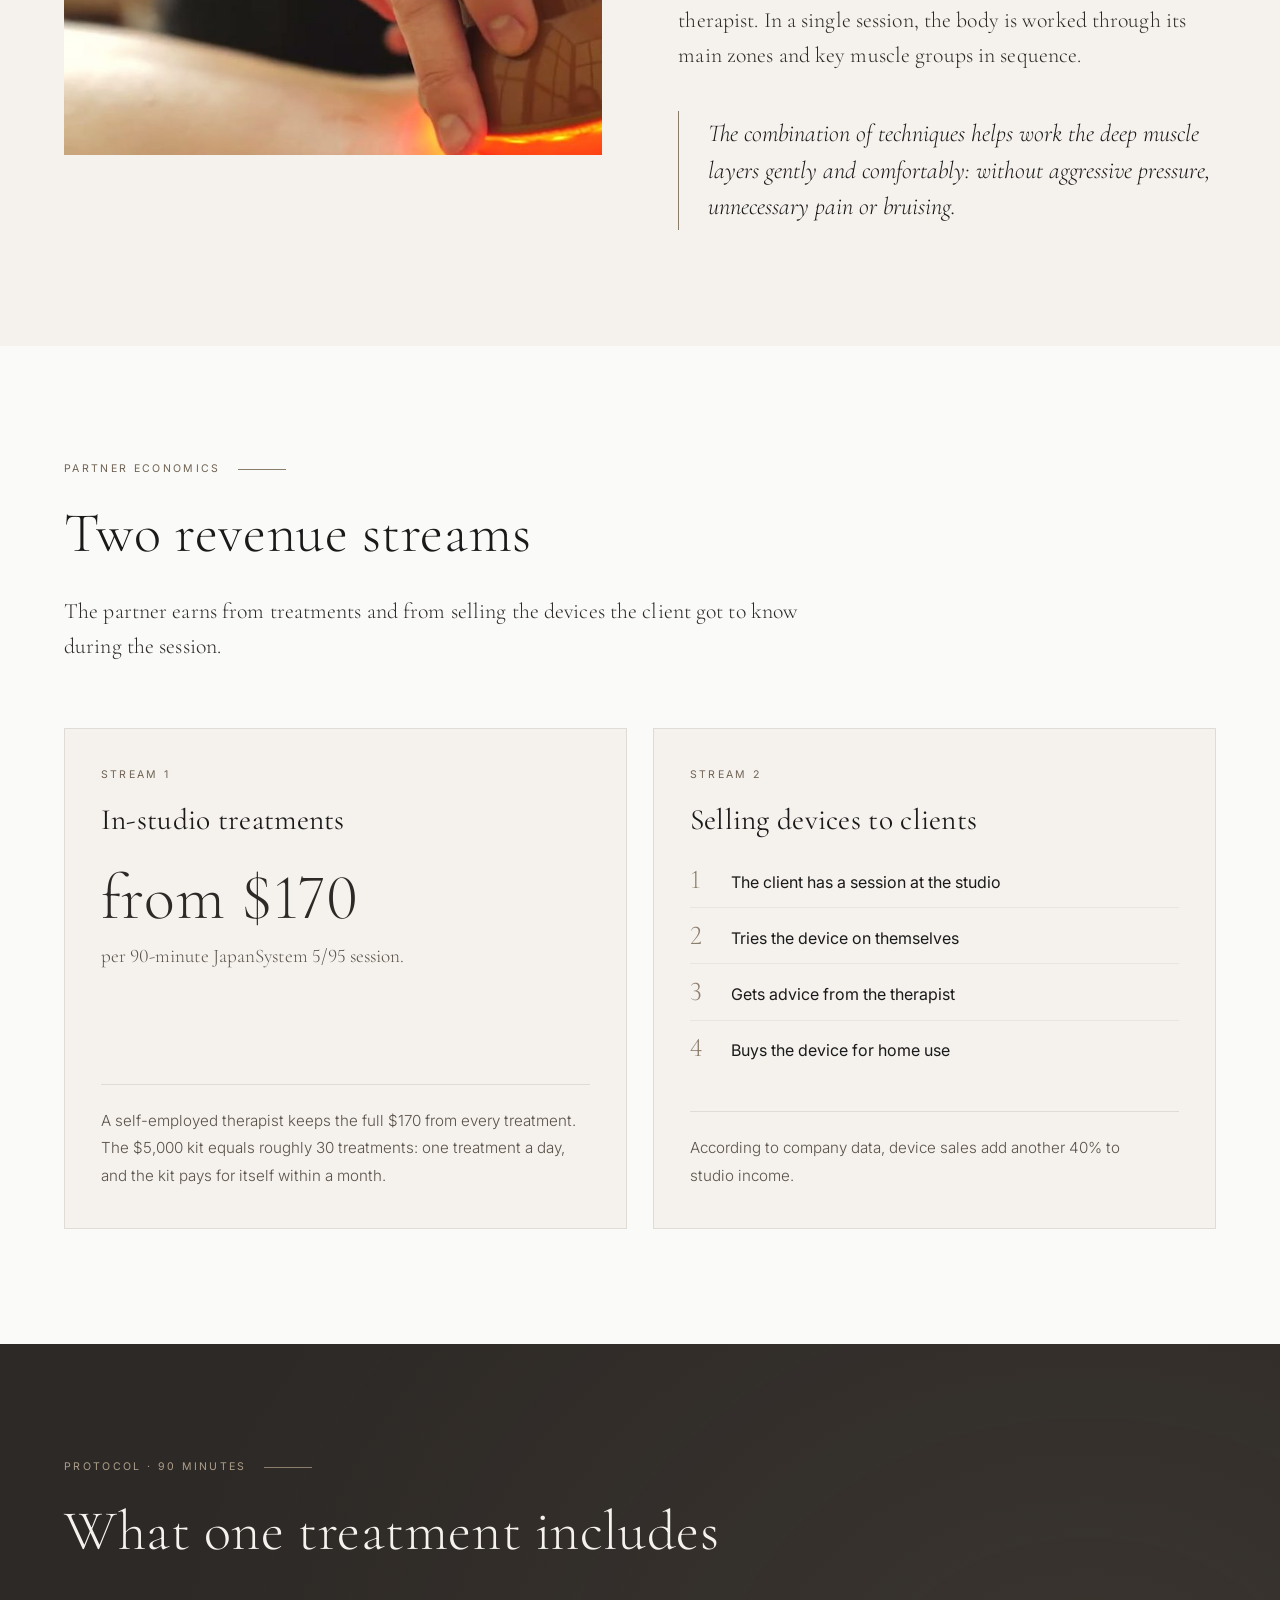
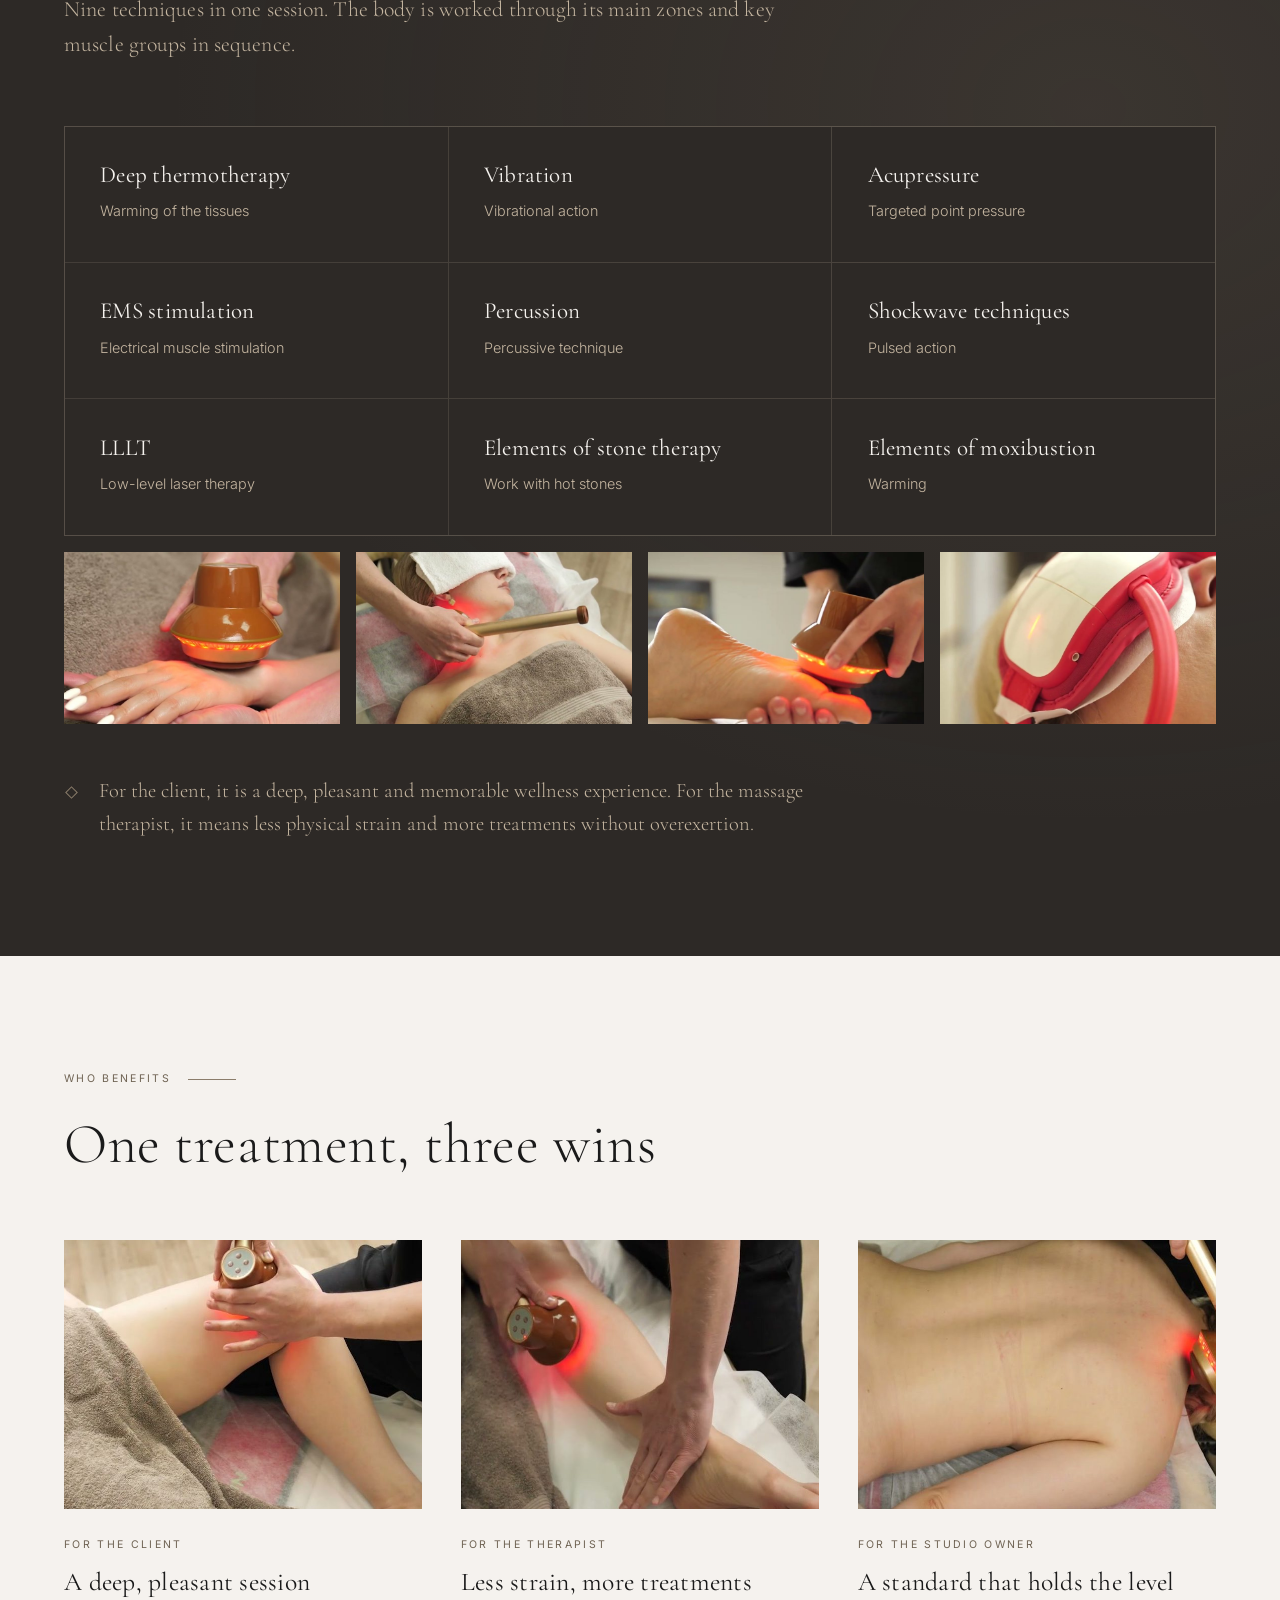
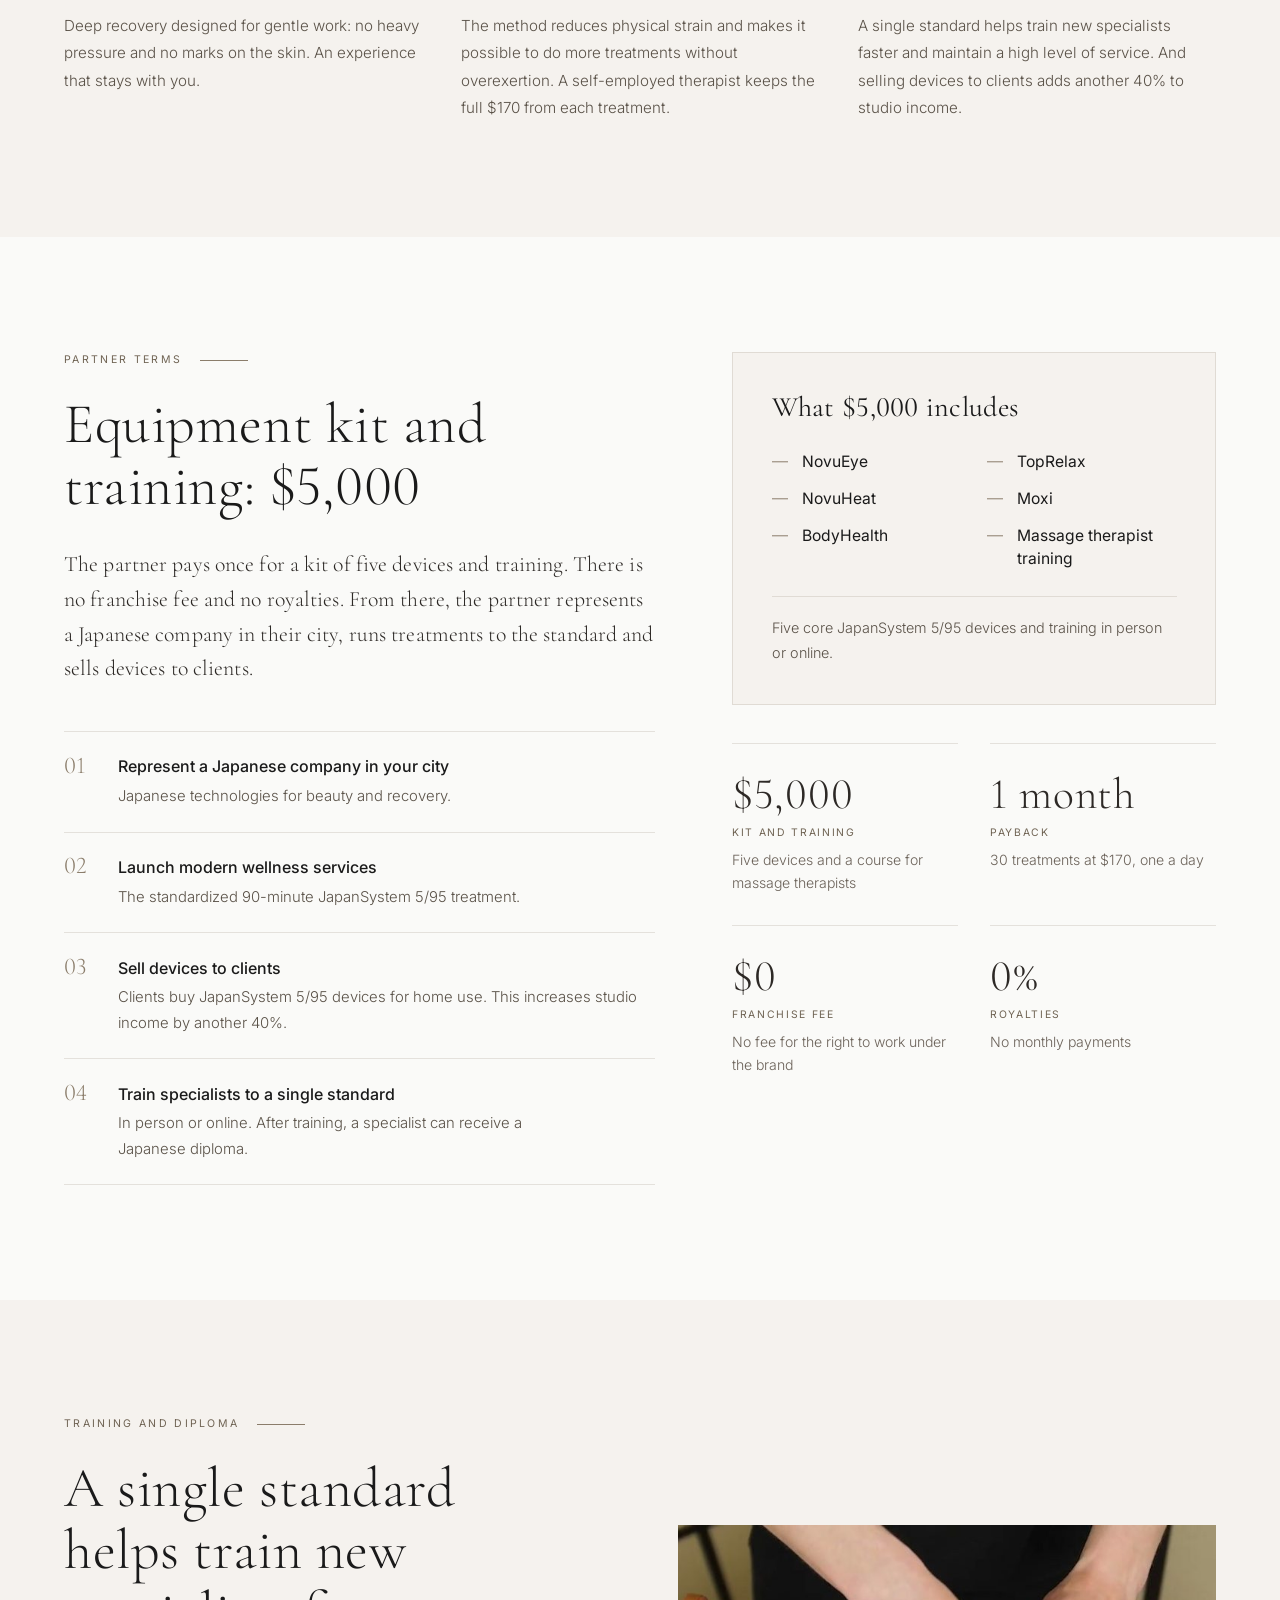
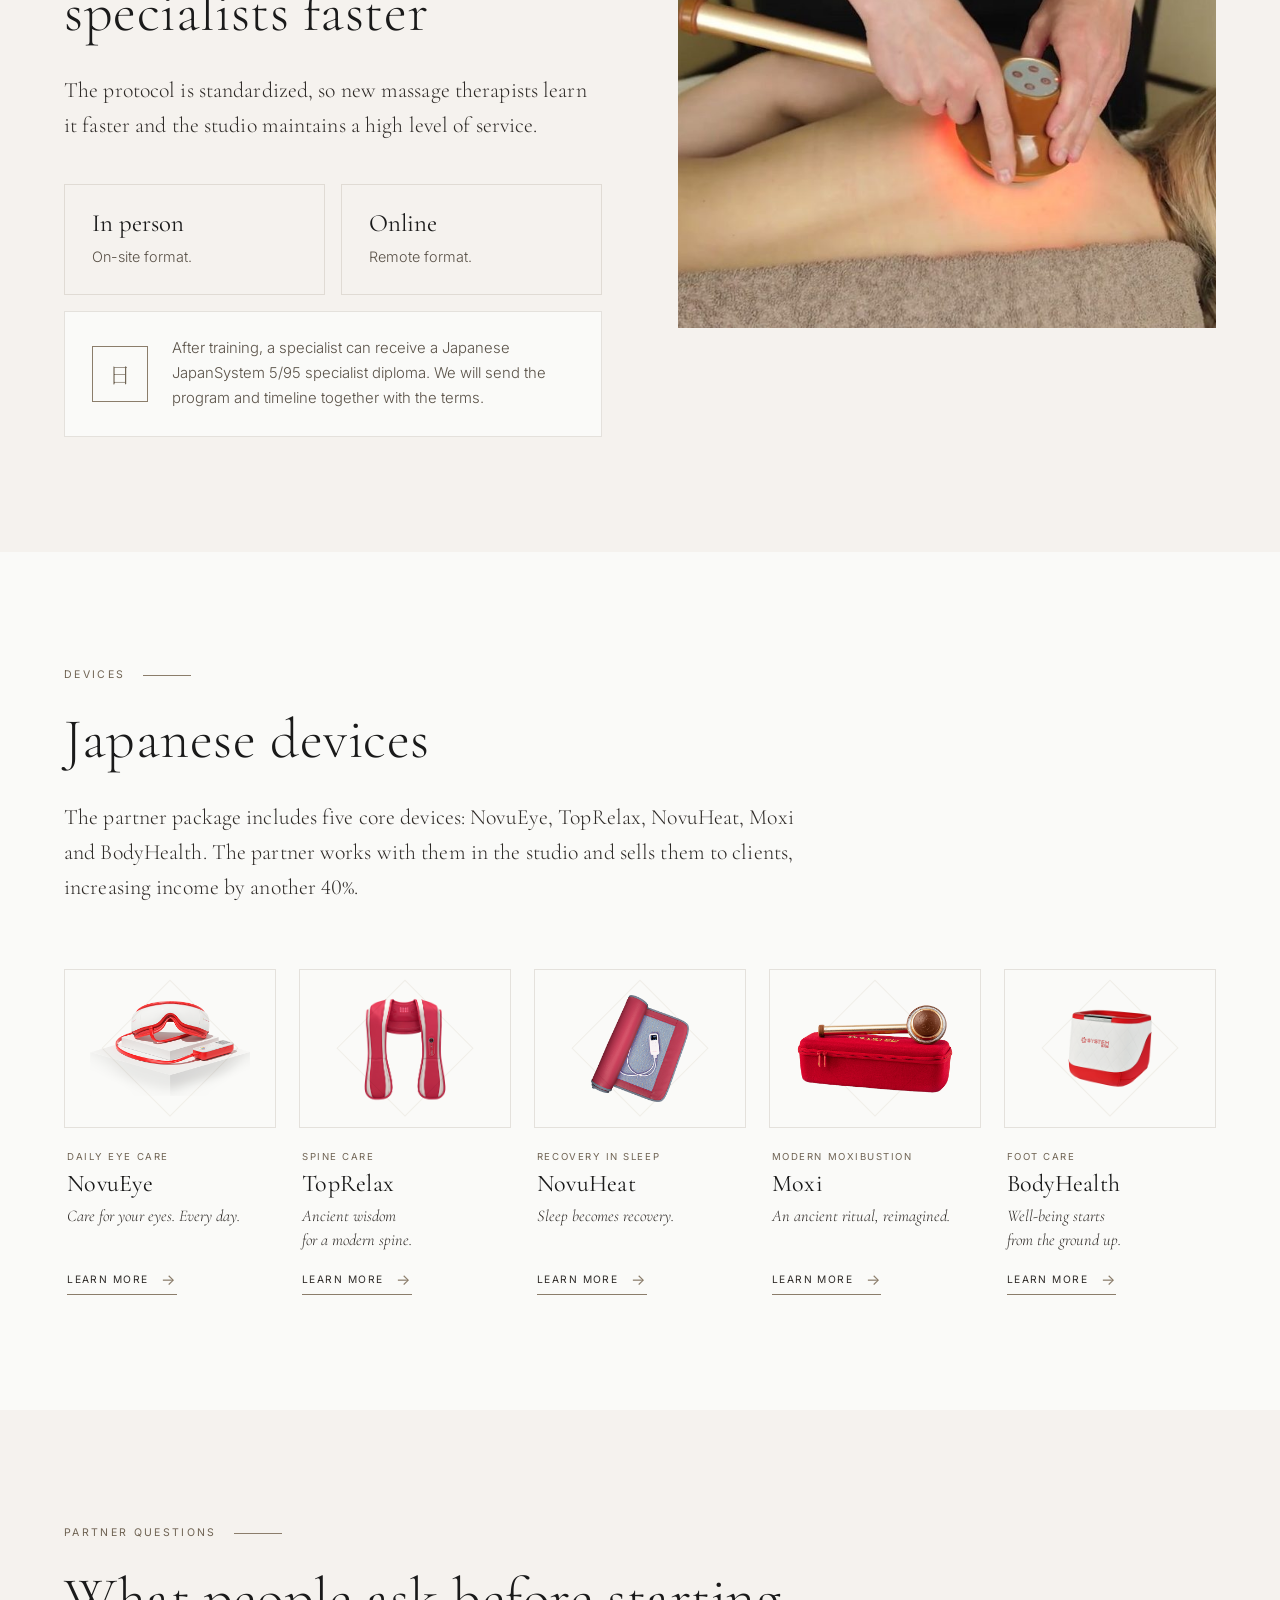
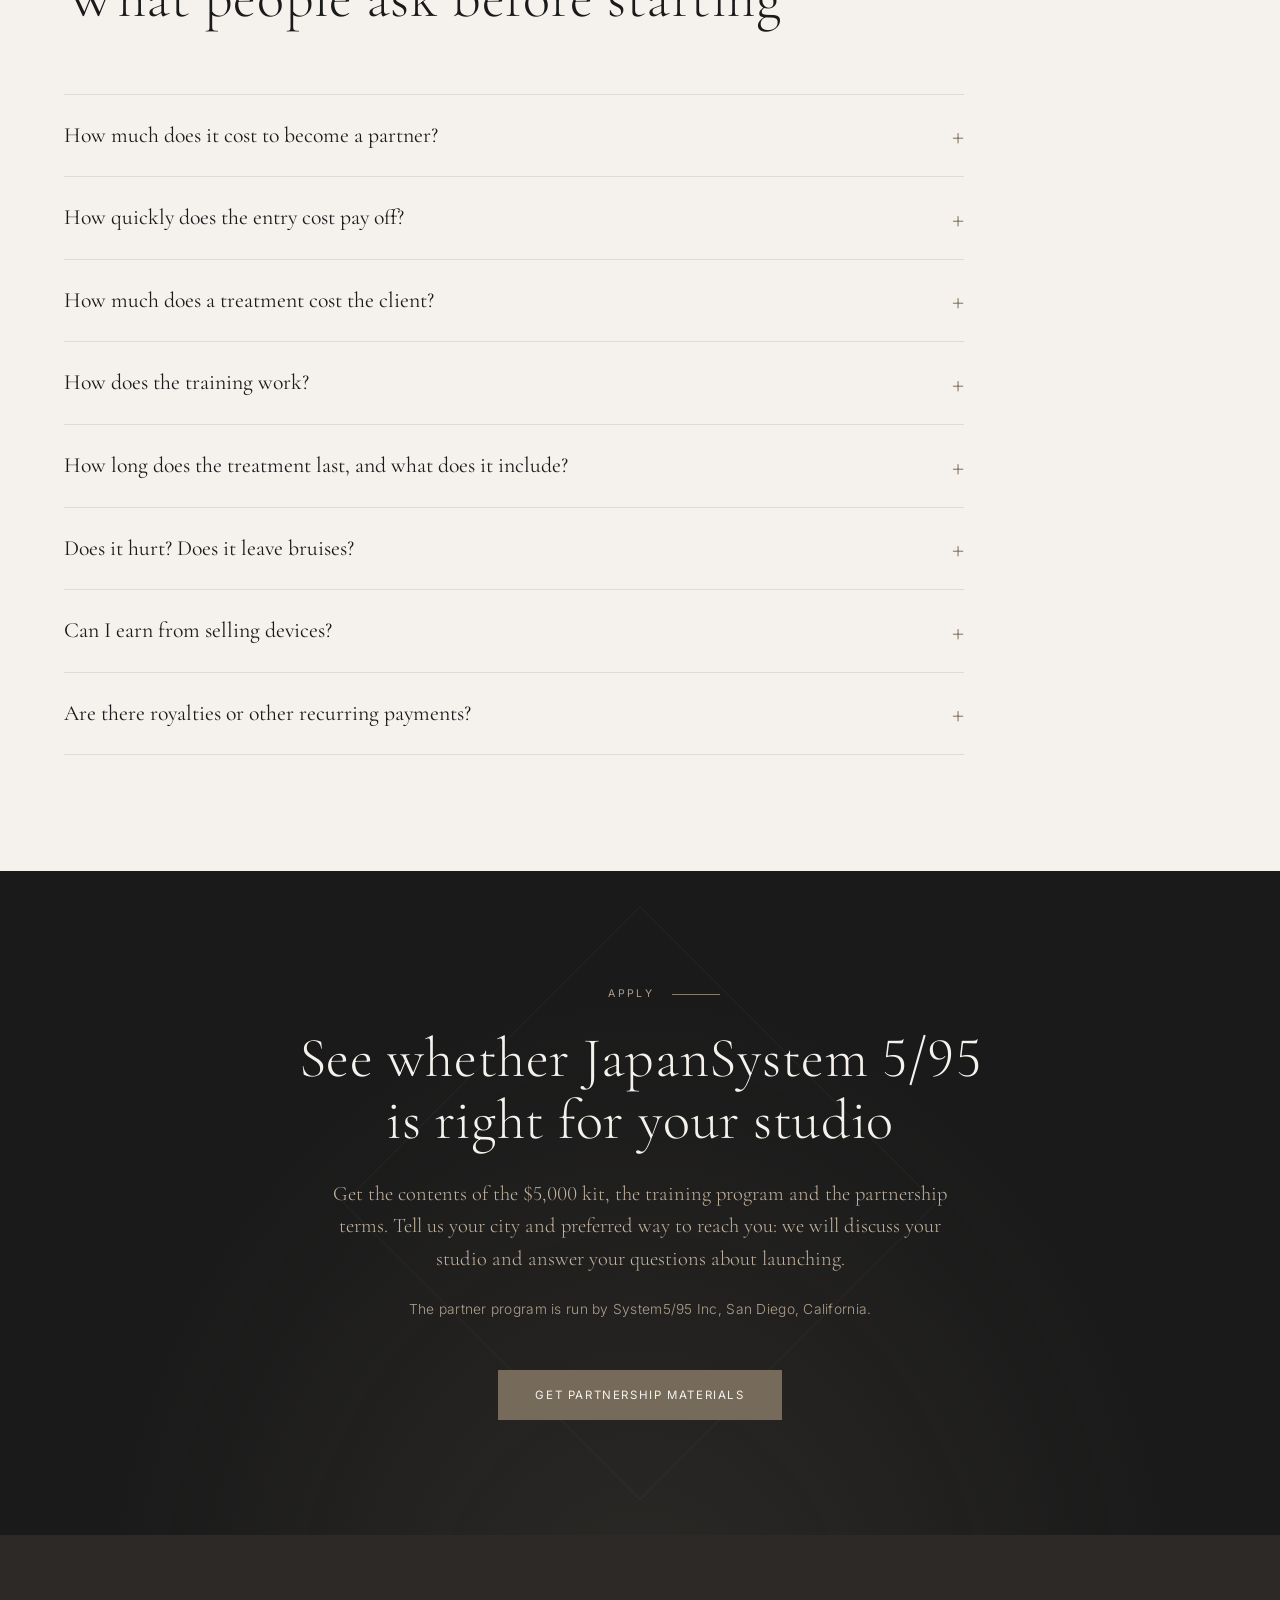
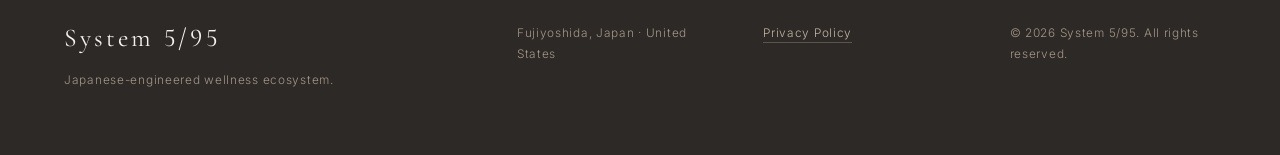
<file: studios.html>
<!doctype html>
<html lang="en" data-lang="en">
<head>
  <meta charset="utf-8">
  <meta name="viewport" content="width=device-width, initial-scale=1">
  <title>System 5/95 — Massage Studio Franchise</title>
  <meta name="description" content="">
  <meta name="theme-color" content="#1a1a1a">

  <link rel="alternate" hreflang="en"        href="./studios.html?lang=en">
  <link rel="alternate" hreflang="ja"        href="./studios.html?lang=ja">
  <link rel="alternate" hreflang="es"        href="./studios.html?lang=es">
  <link rel="alternate" hreflang="ru"        href="./studios.html?lang=ru">
  <link rel="alternate" hreflang="x-default" href="./studios.html">

  <meta property="og:type"        content="website">
  <meta property="og:title"       content="System 5/95 — Massage Studio Franchise">
  <meta property="og:description" content="">

  <link rel="preconnect" href="https://fonts.googleapis.com">
  <link rel="preconnect" href="https://fonts.gstatic.com" crossorigin>
  <link href="https://fonts.googleapis.com/css2?family=Cormorant+Garamond:ital,wght@0,300;0,400;0,500;0,600;1,300;1,400&family=Inter:wght@300;400;500&family=Noto+Serif+JP:wght@300;400&family=Noto+Sans+JP:wght@300;400;500&display=swap" rel="stylesheet">

  <link rel="stylesheet" href="style.css">
  <link rel="icon" href="favicon.png" type="image/png" sizes="256x256">
</head>
<body>

<div id="site-header"></div>

<main id="studio-franchise">

<!-- 1. Hero -->
<section class="hero dl-hero fr-hero">
  <div class="container">
    <div class="fr-hero-inner">
      <div class="dl-hero-text fr-hero-text">
        <span class="section-no">04</span>
        <p class="eyebrow" data-i18n="studios.franchise.hero.eyebrow">Партнёрская программа JapanSystem 5/95</p>
        <h1 class="fr-title" data-i18n="studios.franchise.hero.title">Запустите японскую wellness-процедуру в своей студии</h1>
        <div class="fr-hero-lines">
          <p data-i18n="studios.franchise.hero.lead1">Пять аппаратов, обучение и единый протокол 90-минутного сеанса. Подходит мастеру, который работает на себя, и студии с командой.</p>
          <p data-i18n="studios.franchise.hero.lead2">Два направления дохода: процедуры от 170 $ и продажа аппаратов клиентам для дома.</p>
          <p class="fr-hero-accent" data-i18n="studios.franchise.hero.lead3">5 000 $ за комплект и обучение. Без паушального взноса и роялти.</p>
        </div>
        <div class="dl-actions">
          <a href="partnership.html?interest=studio" class="btn-primary" data-i18n="studios.franchise.hero.ctaPrimary">Получить комплектацию и условия</a>
          <a href="https://youtu.be/wI9KNKTrAdg" class="btn-ghost fr-btn-video" target="_blank" rel="noopener"><span data-i18n="studios.franchise.hero.ctaVideo">Посмотреть процедуру, 2 мин (англ.)</span><span class="fr-ext" aria-hidden="true">&#8599;</span></a>
        </div>
      </div>
      <figure class="fr-hero-media">
        <img src="images/studios/hero_room_arm.jpg" width="1200" height="534" data-i18n="studios.franchise.hero.imgAlt" data-i18n-attr="alt" alt="Кабинет студии: мастер работает ручным аппаратом с красной подсветкой на предплечье клиентки, лежащей на кушетке">
      </figure>
    </div>
    <div class="hero-meta fr-facts">
      <span><span class="meta-n" data-i18n="studios.franchise.facts.0.n">от&nbsp;170&nbsp;$</span><span data-i18n="studios.franchise.facts.0.l">процедура для клиента, 90 минут</span></span>
      <span><span class="meta-n" data-i18n="studios.franchise.facts.1.n">5&nbsp;000&nbsp;$</span><span data-i18n="studios.franchise.facts.1.l">комплект из пяти аппаратов и обучение</span></span>
      <span><span class="meta-n" data-i18n="studios.franchise.facts.2.n">≈&nbsp;30</span><span data-i18n="studios.franchise.facts.2.l">процедур покрывают стоимость комплекта</span></span>
      <span><span class="meta-n" data-i18n="studios.franchise.facts.3.n">0&nbsp;$</span><span data-i18n="studios.franchise.facts.3.l">паушальный взнос и роялти</span></span>
    </div>
  </div>
</section>

<!-- 2. About -->
<section class="section dl-section dl-light fr-about" id="about-method">
  <div class="container fr-split">
    <figure class="fr-media">
      <img src="images/studios/device_on_skin_glow.jpg" width="1200" height="534" loading="lazy" data-i18n="studios.franchise.about.imgAlt" data-i18n-attr="alt" alt="Ручной аппарат с красной подсветкой у основания прижат к коже во время процедуры">
    </figure>
    <div class="fr-copy">
      <p class="dl-label" data-i18n="studios.franchise.about.eyebrow">Что такое JapanSystem 5/95</p>
      <h2 class="dl-h2" data-i18n="studios.franchise.about.title">Оздоровительная процедура нового поколения из Японии</h2>
      <p class="fr-lead" data-i18n="studios.franchise.about.lead">Стандартизированный 90-минутный протокол, созданный для глубокого восстановления клиента, его комфорта и эффективной работы массажиста. За один сеанс тело последовательно проходит проработку основных зон и ключевых мышечных групп.</p>
      <blockquote class="fr-quote"><p data-i18n="studios.franchise.about.quote">Сочетание техник помогает работать с глубокими слоями мышц мягко и комфортно: без агрессивного давления, лишней боли и синяков.</p></blockquote>
    </div>
  </div>
</section>

<!-- 3. Economics -->
<section class="section dl-section dl-white fr-economics" id="economics">
  <div class="container">
    <div class="fr-head fr-copy">
      <p class="dl-label" data-i18n="studios.franchise.economics.eyebrow">Экономика партнёра</p>
      <h2 class="dl-h2" data-i18n="studios.franchise.economics.title">Два направления выручки</h2>
      <p class="fr-lead" data-i18n="studios.franchise.economics.lead">Партнёр зарабатывает на процедурах и на продаже аппаратов, с которыми клиент познакомился во время сеанса.</p>
    </div>
    <div class="fr-streams">
      <article class="fr-stream">
        <p class="fr-stream-k" data-i18n="studios.franchise.economics.s1.k">Направление 1</p>
        <h3 class="fr-stream-title" data-i18n="studios.franchise.economics.s1.title">Процедуры в студии</h3>
        <p class="fr-stream-big" data-i18n="studios.franchise.economics.s1.big">от&nbsp;170&nbsp;$</p>
        <p class="fr-stream-sub" data-i18n="studios.franchise.economics.s1.sub">за 90-минутный сеанс JapanSystem 5/95.</p>
        <p class="fr-stream-calc" data-i18n="studios.franchise.economics.s1.calc">Мастер, который работает на себя, оставляет все 170 $ с каждой процедуры. Комплект за 5 000 $ равен примерно 30 процедурам: одна процедура в день, и за месяц комплект окупается.</p>
      </article>
      <article class="fr-stream">
        <p class="fr-stream-k" data-i18n="studios.franchise.economics.s2.k">Направление 2</p>
        <h3 class="fr-stream-title" data-i18n="studios.franchise.economics.s2.title">Продажа аппаратов клиентам</h3>
        <ol class="fr-chain">
          <li data-i18n="studios.franchise.economics.s2.steps.0">Клиент проходит сеанс в студии</li>
          <li data-i18n="studios.franchise.economics.s2.steps.1">Знакомится с аппаратом на себе</li>
          <li data-i18n="studios.franchise.economics.s2.steps.2">Получает консультацию мастера</li>
          <li data-i18n="studios.franchise.economics.s2.steps.3">Покупает аппарат для дома</li>
        </ol>
        <p class="fr-stream-calc" data-i18n="studios.franchise.economics.s2.calc">По данным компании продажа аппаратов добавляет к доходу студии ещё 40%.</p>
      </article>
    </div>
  </div>
</section>

<!-- 4. Protocol -->
<section class="section dl-section dl-trust fr-protocol" id="protocol">
  <div class="container">
    <div class="fr-head fr-copy">
      <p class="dl-label" data-i18n="studios.franchise.protocol.eyebrow">Протокол · 90 минут</p>
      <h2 class="dl-h2" data-i18n="studios.franchise.protocol.title">Что входит в одну процедуру</h2>
      <p class="fr-lead" data-i18n="studios.franchise.protocol.lead">Девять техник в одном сеансе. Тело последовательно прорабатывается по основным зонам и ключевым мышечным группам.</p>
    </div>
    <div class="fr-techs">
      <div class="fr-tech"><h3 class="fr-tech-title" data-i18n="studios.franchise.protocol.techs.0.title">Глубокая термотерапия</h3><p class="fr-tech-text" data-i18n="studios.franchise.protocol.techs.0.text">Прогрев тканей</p></div>
      <div class="fr-tech"><h3 class="fr-tech-title" data-i18n="studios.franchise.protocol.techs.1.title">Вибрация</h3><p class="fr-tech-text" data-i18n="studios.franchise.protocol.techs.1.text">Вибрационное воздействие</p></div>
      <div class="fr-tech"><h3 class="fr-tech-title" data-i18n="studios.franchise.protocol.techs.2.title">Акупрессура</h3><p class="fr-tech-text" data-i18n="studios.franchise.protocol.techs.2.text">Точечное воздействие</p></div>
      <div class="fr-tech"><h3 class="fr-tech-title" data-i18n="studios.franchise.protocol.techs.3.title">EMS-стимуляция</h3><p class="fr-tech-text" data-i18n="studios.franchise.protocol.techs.3.text">Электростимуляция мышц</p></div>
      <div class="fr-tech"><h3 class="fr-tech-title" data-i18n="studios.franchise.protocol.techs.4.title">Перкуссия</h3><p class="fr-tech-text" data-i18n="studios.franchise.protocol.techs.4.text">Ударная техника</p></div>
      <div class="fr-tech"><h3 class="fr-tech-title" data-i18n="studios.franchise.protocol.techs.5.title">Ударно-волновые техники</h3><p class="fr-tech-text" data-i18n="studios.franchise.protocol.techs.5.text">Импульсное воздействие</p></div>
      <div class="fr-tech"><h3 class="fr-tech-title" data-i18n="studios.franchise.protocol.techs.6.title">LLLT</h3><p class="fr-tech-text" data-i18n="studios.franchise.protocol.techs.6.text">Низкоинтенсивная лазерная терапия</p></div>
      <div class="fr-tech"><h3 class="fr-tech-title" data-i18n="studios.franchise.protocol.techs.7.title">Элементы стоун-терапии</h3><p class="fr-tech-text" data-i18n="studios.franchise.protocol.techs.7.text">Работа с горячими камнями</p></div>
      <div class="fr-tech"><h3 class="fr-tech-title" data-i18n="studios.franchise.protocol.techs.8.title">Элементы моксотерапии</h3><p class="fr-tech-text" data-i18n="studios.franchise.protocol.techs.8.text">Прогревание</p></div>
    </div>
    <div class="fr-proto-photos">
      <figure class="fr-proto-photo"><img src="images/studios/hand_thermo_glow.jpg" width="1200" height="534" loading="lazy" data-i18n="studios.franchise.protocol.photoAlts.0" data-i18n-attr="alt" alt="Аппарат с подсветкой на тыльной стороне кисти"></figure>
      <figure class="fr-proto-photo"><img src="images/studios/neck_stick_lllt.jpg" width="1200" height="534" loading="lazy" data-i18n="studios.franchise.protocol.photoAlts.1" data-i18n-attr="alt" alt="Аппарат с красной подсветкой в зоне шеи и плеча, лицо клиентки накрыто полотенцем"></figure>
      <figure class="fr-proto-photo"><img src="images/studios/foot_device_glow.jpg" width="1200" height="534" loading="lazy" data-i18n="studios.franchise.protocol.photoAlts.2" data-i18n-attr="alt" alt="Аппарат с красной подсветкой на стопе"></figure>
      <figure class="fr-proto-photo"><img src="images/studios/eye_mask_closeup.jpg" width="1200" height="534" loading="lazy" data-i18n="studios.franchise.protocol.photoAlts.3" data-i18n-attr="alt" alt="Красно-белая маска на глазах клиентки крупным планом"></figure>
    </div>
    <p class="fr-note" data-i18n="studios.franchise.protocol.note">Для клиента это глубокий, приятный и запоминающийся wellness-опыт. Для массажиста — меньше физической нагрузки и больше процедур без перенапряжения.</p>
  </div>
</section>

<!-- 5. Benefits -->
<section class="section dl-section dl-light fr-benefits-section">
  <div class="container">
    <div class="fr-head fr-copy">
      <p class="dl-label" data-i18n="studios.franchise.benefits.eyebrow">Кому выгодно</p>
      <h2 class="dl-h2" data-i18n="studios.franchise.benefits.title">Одна процедура, три выигрыша</h2>
    </div>
    <div class="fr-benefits">
      <article class="fr-benefit">
        <figure class="fr-benefit-media"><img src="images/studios/leg_thigh_treatment.jpg" width="1200" height="534" loading="lazy" data-i18n="studios.franchise.benefits.items.0.imgAlt" data-i18n-attr="alt" alt="Клиентка лежит на кушетке, мастер работает аппаратом на бедре"></figure>
        <p class="fr-who" data-i18n="studios.franchise.benefits.items.0.who">Клиенту</p>
        <h3 class="fr-benefit-title" data-i18n="studios.franchise.benefits.items.0.title">Глубокий и приятный сеанс</h3>
        <p class="fr-benefit-text" data-i18n="studios.franchise.benefits.items.0.text">Глубокое восстановление, рассчитанное на мягкую работу: без сильного нажима и следов на коже. Опыт, который запоминается.</p>
      </article>
      <article class="fr-benefit">
        <figure class="fr-benefit-media"><img src="images/studios/calf_treatment.jpg" width="1200" height="534" loading="lazy" data-i18n="studios.franchise.benefits.items.1.imgAlt" data-i18n-attr="alt" alt="Мастер ведёт аппарат с подсветкой по голени клиентки"></figure>
        <p class="fr-who" data-i18n="studios.franchise.benefits.items.1.who">Мастеру</p>
        <h3 class="fr-benefit-title" data-i18n="studios.franchise.benefits.items.1.title">Меньше нагрузки, больше процедур</h3>
        <p class="fr-benefit-text" data-i18n="studios.franchise.benefits.items.1.text">Метод снижает физическую нагрузку и позволяет проводить больше процедур без перенапряжения. Мастер, который работает на себя, оставляет все 170 $ с процедуры.</p>
      </article>
      <article class="fr-benefit">
        <figure class="fr-benefit-media"><img src="images/studios/back_treatment.jpg" width="1200" height="534" loading="lazy" data-i18n="studios.franchise.benefits.items.2.imgAlt" data-i18n-attr="alt" alt="Клиентка лежит на животе, мастер работает аппаратом в зоне лопатки"></figure>
        <p class="fr-who" data-i18n="studios.franchise.benefits.items.2.who">Владельцу студии</p>
        <h3 class="fr-benefit-title" data-i18n="studios.franchise.benefits.items.2.title">Стандарт, который держит уровень</h3>
        <p class="fr-benefit-text" data-i18n="studios.franchise.benefits.items.2.text">Единый стандарт помогает быстрее обучать новых специалистов и поддерживать высокий уровень сервиса. А продажа аппаратов клиентам добавляет ещё 40% к доходу студии.</p>
      </article>
    </div>
  </div>
</section>

<!-- 6. Terms -->
<section class="section dl-section dl-white fr-terms" id="terms">
  <div class="container fr-terms-grid">
    <div class="fr-terms-main">
      <div class="fr-copy">
        <p class="dl-label" data-i18n="studios.franchise.terms.eyebrow">Условия для партнёра</p>
        <h2 class="dl-h2" data-i18n="studios.franchise.terms.title">Комплект оборудования и обучение — 5 000 $</h2>
        <p class="fr-lead" data-i18n="studios.franchise.terms.lead">Партнёр платит один раз за комплект из пяти аппаратов и обучение. Паушального взноса и роялти нет. Дальше он представляет японскую компанию в своём городе, ведёт процедуры по стандарту и продаёт аппараты клиентам.</p>
      </div>
      <ol class="fr-list">
        <li><b data-i18n="studios.franchise.terms.list.0.b">Представлять японскую компанию в своём городе</b><span data-i18n="studios.franchise.terms.list.0.s">Японские технологии для красоты и восстановления.</span></li>
        <li><b data-i18n="studios.franchise.terms.list.1.b">Запустить современные wellness-услуги</b><span data-i18n="studios.franchise.terms.list.1.s">Стандартизированная 90-минутная процедура JapanSystem 5/95.</span></li>
        <li><b data-i18n="studios.franchise.terms.list.2.b">Продавать аппараты клиентам</b><span data-i18n="studios.franchise.terms.list.2.s">Клиенты покупают аппараты JapanSystem 5/95 для дома. Это увеличивает доход студии ещё на 40%.</span></li>
        <li><b data-i18n="studios.franchise.terms.list.3.b">Обучить специалистов по единому стандарту</b><span data-i18n="studios.franchise.terms.list.3.s">Очно или онлайн. После обучения специалист может получить японский диплом.</span></li>
      </ol>
    </div>
    <div class="fr-terms-side">
      <div class="fr-pack">
        <h3 class="fr-pack-title" data-i18n="studios.franchise.terms.packTitle">Что входит в 5 000 $</h3>
        <ul class="fr-pack-list">
          <li data-i18n="studios.franchise.terms.packItems.0">NovuEye</li>
          <li data-i18n="studios.franchise.terms.packItems.1">TopRelax</li>
          <li data-i18n="studios.franchise.terms.packItems.2">NovuHeat</li>
          <li data-i18n="studios.franchise.terms.packItems.3">Moxi</li>
          <li data-i18n="studios.franchise.terms.packItems.4">BodyHealth</li>
          <li data-i18n="studios.franchise.terms.packItems.5">Обучение массажистов</li>
        </ul>
        <p class="fr-pack-note" data-i18n="studios.franchise.terms.packNote">Пять основных аппаратов JapanSystem 5/95 и обучение очно или онлайн.</p>
      </div>
      <div class="fr-nums">
        <div class="stat fr-num"><span class="n" data-i18n="studios.franchise.terms.nums.0.n">5&nbsp;000&nbsp;$</span><span class="l" data-i18n="studios.franchise.terms.nums.0.l">Комплект и обучение</span><span class="s" data-i18n="studios.franchise.terms.nums.0.s">Пять аппаратов и курс для массажистов</span></div>
        <div class="stat fr-num"><span class="n" data-i18n="studios.franchise.terms.nums.1.n">1&nbsp;мес.</span><span class="l" data-i18n="studios.franchise.terms.nums.1.l">Окупаемость</span><span class="s" data-i18n="studios.franchise.terms.nums.1.s">30 процедур по 170 $, по одной в день</span></div>
        <div class="stat fr-num"><span class="n" data-i18n="studios.franchise.terms.nums.2.n">0&nbsp;$</span><span class="l" data-i18n="studios.franchise.terms.nums.2.l">Паушальный взнос</span><span class="s" data-i18n="studios.franchise.terms.nums.2.s">Взноса за право работать под брендом нет</span></div>
        <div class="stat fr-num"><span class="n" data-i18n="studios.franchise.terms.nums.3.n">0&nbsp;%</span><span class="l" data-i18n="studios.franchise.terms.nums.3.l">Роялти</span><span class="s" data-i18n="studios.franchise.terms.nums.3.s">Ежемесячных отчислений нет</span></div>
      </div>
    </div>
  </div>
</section>

<!-- 7. Training -->
<section class="section dl-section dl-light fr-training" id="training">
  <div class="container fr-split">
    <div class="fr-copy">
      <p class="dl-label" data-i18n="studios.franchise.training.eyebrow">Обучение и диплом</p>
      <h2 class="dl-h2" data-i18n="studios.franchise.training.title">Единый стандарт помогает быстрее обучать новых специалистов</h2>
      <p class="fr-lead" data-i18n="studios.franchise.training.lead">Протокол стандартизирован, поэтому новые массажисты осваивают его быстрее, а студия поддерживает высокий уровень сервиса.</p>
      <div class="fr-formats">
        <div class="fr-format"><b data-i18n="studios.franchise.training.formats.0.b">Очно</b><span data-i18n="studios.franchise.training.formats.0.s">Очный формат.</span></div>
        <div class="fr-format"><b data-i18n="studios.franchise.training.formats.1.b">Онлайн</b><span data-i18n="studios.franchise.training.formats.1.s">Дистанционный формат.</span></div>
      </div>
      <div class="fr-diploma">
        <span class="fr-seal" aria-hidden="true">日</span>
        <p data-i18n="studios.franchise.training.diploma">После обучения специалист может получить японский диплом специалиста JapanSystem 5/95. Программу и сроки пришлём вместе с условиями.</p>
      </div>
    </div>
    <figure class="fr-media">
      <img src="images/studios/shoulder_treatment.jpg" width="1200" height="534" loading="lazy" data-i18n="studios.franchise.training.imgAlt" data-i18n-attr="alt" alt="Мастер держит аппарат двумя руками на плече клиентки">
    </figure>
  </div>
</section>

<!-- 8. Devices -->
<section class="section dl-section dl-white fr-devices" id="devices">
  <div class="container">
    <div class="fr-head fr-copy">
      <p class="dl-label" data-i18n="studios.franchise.devices.eyebrow">Аппараты</p>
      <h2 class="dl-h2" data-i18n="studios.franchise.devices.title">Японские аппараты</h2>
      <p class="fr-lead" data-i18n="studios.franchise.devices.lead">В пакет партнёра входят пять основных аппаратов: NovuEye, TopRelax, NovuHeat, Moxi и BodyHealth. Партнёр работает на них в студии и продаёт их клиентам, увеличивая доход ещё на 40%.</p>
    </div>
    <div id="device-tiles" class="device-tiles device-tiles--five" data-only="novueye,toprelax,novuheat,moxi,bodyhealth"></div>
  </div>
</section>

<!-- 9. FAQ -->
<section class="section dl-section dl-light fr-faq-section" id="faq">
  <div class="container">
    <div class="fr-head fr-copy">
      <p class="dl-label" data-i18n="studios.franchise.faq.eyebrow">Вопросы партнёров</p>
      <h2 class="dl-h2" data-i18n="studios.franchise.faq.title">Что спрашивают перед стартом</h2>
    </div>
    <div class="fr-faq">
      <details class="fr-faq-item"><summary data-i18n="studios.franchise.faq.items.0.q">Сколько стоит войти в партнёрство?</summary><p data-i18n="studios.franchise.faq.items.0.a">Комплект оборудования и обучение стоят 5 000 $. В эту сумму входят пять основных аппаратов (NovuEye, TopRelax, NovuHeat, Moxi, BodyHealth) и обучение массажистов. Паушального взноса и роялти нет.</p></details>
      <details class="fr-faq-item"><summary data-i18n="studios.franchise.faq.items.1.q">Как быстро окупается вход?</summary><p data-i18n="studios.franchise.faq.items.1.a">Процедура для клиента стоит от 170 $. Мастер, который работает на себя, оставляет эти деньги себе, поэтому комплект за 5 000 $ равен примерно 30 процедурам: при одной процедуре в день это один месяц.</p></details>
      <details class="fr-faq-item"><summary data-i18n="studios.franchise.faq.items.2.q">Сколько стоит процедура для клиента?</summary><p data-i18n="studios.franchise.faq.items.2.a">От 170 $ за 90-минутный сеанс JapanSystem 5/95.</p></details>
      <details class="fr-faq-item"><summary data-i18n="studios.franchise.faq.items.3.q">Как проходит обучение?</summary><p data-i18n="studios.franchise.faq.items.3.a">Два формата: очно или онлайн. После курса можно получить японский диплом специалиста JapanSystem 5/95.</p></details>
      <details class="fr-faq-item"><summary data-i18n="studios.franchise.faq.items.4.q">Сколько длится процедура и что в неё входит?</summary><p data-i18n="studios.franchise.faq.items.4.a">90 минут по единому протоколу. В процедуру входят 9 техник: глубокая термотерапия, вибрация, акупрессура, EMS-стимуляция (электростимуляция мышц), перкуссия, ударно-волновые техники, LLLT (низкоинтенсивная лазерная терапия), элементы стоун-терапии, элементы моксотерапии.</p></details>
      <details class="fr-faq-item"><summary data-i18n="studios.franchise.faq.items.5.q">Это больно? Остаются ли синяки?</summary><p data-i18n="studios.franchise.faq.items.5.a">Протокол рассчитан на мягкую и комфортную работу: сочетание техник помогает обойтись без агрессивного давления, лишней боли и синяков.</p></details>
      <details class="fr-faq-item"><summary data-i18n="studios.franchise.faq.items.6.q">Можно ли зарабатывать на продаже аппаратов?</summary><p data-i18n="studios.franchise.faq.items.6.a">Да. Партнёр продаёт аппараты JapanSystem 5/95 своим клиентам и увеличивает доход студии ещё на 40%.</p></details>
      <details class="fr-faq-item"><summary data-i18n="studios.franchise.faq.items.7.q">Есть ли роялти или другие регулярные платежи?</summary><p data-i18n="studios.franchise.faq.items.7.a">Нет. Партнёр платит только за вход: 5 000 $ за аппараты и обучение. Паушального взноса и роялти нет.</p></details>
    </div>
  </div>
</section>

<!-- 10. Contact -->
<section class="section dl-section dl-cta fr-contact" id="contact">
  <div class="container">
    <div class="dl-cta-inner">
      <p class="dl-label" data-i18n="studios.franchise.contact.eyebrow">Заявка</p>
      <h2 class="dl-h2" data-i18n="studios.franchise.contact.title">Оцените, подходит ли JapanSystem 5/95 вашей студии</h2>
      <p class="dl-cta-body" data-i18n="studios.franchise.contact.lead">Получите состав комплекта за 5 000 $, программу обучения и условия партнёрства. Укажите город и удобный способ связи: мы обсудим вашу студию и ответим на вопросы о запуске.</p>
      <p class="fr-company" data-i18n="studios.franchise.contact.company">Партнёрскую программу ведёт System5/95 Inc, Сан-Диего, Калифорния.</p>
      <div class="dl-actions">
        <a href="partnership.html?interest=studio" class="btn-primary" data-i18n="studios.franchise.contact.cta">Получить материалы о партнёрстве</a>
      </div>
    </div>
  </div>
</section>

</main>


<div id="site-footer"></div>
<script src="layout.js"></script>
<script src="script.js"></script>
</body>
</html>
</file>
<file: style.css>
/* ==========================================================================
   System 5/95 — premium theme
   Palette, type and character follow the System 5/95 one-page reference:
   charcoal / brown / taupe, Cormorant Garamond + Inter, square edges,
   hairline rules, generous air.
   ========================================================================== */

:root {
  /* Palette */
  --charcoal: #1a1a1a;
  --brown: #2d2926;
  --brown-deep: #3d3530;
  --taupe: #8b7d6b;
  --light-taupe: #c4b5a0;
  --off-white: #f5f2ee;
  --white: #fafaf8;
  --text: #5a5248;
  --text-2: #6b6259;
  --sand: #ebe4da;

  /* Accessible taupe variants for small text (brand --taupe stays for
     rules, borders, icons and large type):
     --taupe-ink  #6f6353  small caps on off-white / white  (5.2–5.6 : 1)
     --taupe-btn  #766a5a  primary button fill, off-white label (4.7 : 1)
     --taupe-soft #ae9f8b  small caps on the dark gradient (4.6–6.7 : 1) */
  --taupe-ink: #6f6353;
  --taupe-btn: #766a5a;
  --taupe-soft: #ae9f8b;

  --line: rgba(139, 125, 107, 0.2);
  --line-soft: rgba(139, 125, 107, 0.12);
  --line-strong: rgba(139, 125, 107, 0.4);
  --line-dark: rgba(196, 181, 160, 0.14);

  --line-field: var(--taupe);            /* form field rules: ≥ 3 : 1 on white */

  --hero-grad: linear-gradient(135deg, var(--charcoal) 0%, var(--brown) 50%, var(--brown-deep) 100%);
  --tile-grad: linear-gradient(160deg, var(--brown) 0%, var(--charcoal) 100%);
  --sand-grad: linear-gradient(160deg, var(--white) 0%, var(--sand) 100%);

  /* Type */
  --serif: 'Cormorant Garamond', Georgia, 'Times New Roman', serif;
  --serif-latin: 'Cormorant Garamond', Georgia, 'Times New Roman', serif;
  --sans: 'Inter', system-ui, -apple-system, 'Helvetica Neue', Arial, sans-serif;
  --track-caps: 0.22em;
  --track-nav: 0.14em;
  --track-label: 0.16em;
  --nav-size: 0.68rem;

  /* Layout */
  --container-max: 1320px;
  --gutter: clamp(20px, 5vw, 72px);
  --header-h: 76px;
  --section-pad: clamp(4.5rem, 9vw, 8.5rem);
  --ease: cubic-bezier(.22, .61, .36, 1);
}

/* Japanese: Noto Serif JP / Noto Sans JP, lighter tracking on labels */
html[data-lang="ja"] {
  --serif: 'Noto Serif JP', 'Cormorant Garamond', Georgia, serif;
  --sans: 'Noto Sans JP', 'Inter', system-ui, sans-serif;
  --track-caps: 0.08em;
  --track-nav: 0.06em;
  --track-label: 0.06em;
  --nav-size: 0.74rem;
}

/* Hindi: Noto Serif Devanagari / Noto Sans Devanagari */
html[data-lang="hi"] {
  --serif: 'Noto Serif Devanagari', 'Cormorant Garamond', Georgia, serif;
  --sans: 'Noto Sans Devanagari', 'Inter', system-ui, sans-serif;
  --track-caps: 0.06em;
  --track-nav: 0.04em;
  --track-label: 0.04em;
  --nav-size: 0.76rem;
}

*, *::before, *::after { box-sizing: border-box; }

/* Make the `hidden` attribute win over component display rules
   (script.js toggles split / gallery / prose blocks with it) */
[hidden] { display: none !important; }

html {
  scroll-behavior: smooth;
  scroll-padding-top: calc(var(--header-h) + 16px);
  -webkit-text-size-adjust: 100%;
}

@media (prefers-reduced-motion: reduce) {
  html { scroll-behavior: auto; }
}

body {
  margin: 0;
  font-family: var(--sans);
  font-weight: 400;
  font-size: 16px;
  line-height: 1.7;
  color: var(--charcoal);
  background: var(--off-white);
  -webkit-font-smoothing: antialiased;
  -moz-osx-font-smoothing: grayscale;
  /* Cormorant defaults to old-style figures; keep "5/95", years and stats even */
  font-variant-numeric: lining-nums;
  /* keep the footer on the floor of short pages */
  min-height: 100vh;
  display: flex;
  flex-direction: column;
}

main {
  flex: 0 0 auto;
  display: flex;
  flex-direction: column;
  overflow-x: clip;
}

/* On pages shorter than the window the footer (not a content band)
   takes the leftover height, so no empty void opens inside a section. */
.site-footer { flex: 1 0 auto; }

::selection { background: rgba(139, 125, 107, 0.28); color: var(--charcoal); }

img, svg { max-width: 100%; display: block; }

a { color: inherit; text-decoration: none; }

a:focus-visible,
button:focus-visible,
input:focus-visible,
select:focus-visible,
textarea:focus-visible,
.carousel:focus-visible {
  outline: 1px solid var(--taupe);
  outline-offset: 4px;
}

.container {
  width: 100%;
  max-width: calc(var(--container-max) + 2 * var(--gutter));
  margin: 0 auto;
  padding: 0 var(--gutter);
}

/* ---------- Header ---------- */
.site-header {
  position: sticky;
  top: 0;
  z-index: 100;
  background: rgba(26, 26, 26, 0.97);
  backdrop-filter: blur(12px);
  -webkit-backdrop-filter: blur(12px);
  border-bottom: 1px solid rgba(196, 181, 160, 0.12);
}

.header-inner {
  display: flex;
  align-items: center;
  justify-content: space-between;
  height: var(--header-h);
  gap: 32px;
}

.brand {
  display: inline-flex;
  align-items: center;
  flex-shrink: 0;
}

.logo-img {
  height: 34px;
  width: auto;
  display: block;
}

.primary-nav {
  display: flex;
  gap: clamp(18px, 1.9vw, 34px);
  flex: 1;
  justify-content: flex-end;
}

.primary-nav a {
  font-size: var(--nav-size);
  font-weight: 400;
  letter-spacing: var(--track-nav);
  text-transform: uppercase;
  white-space: nowrap;
  color: var(--light-taupe);
  position: relative;
  padding: 8px 0;
  transition: color .3s var(--ease);
}

.primary-nav a::after {
  content: '';
  position: absolute;
  left: 0; right: 0; bottom: 0;
  height: 1px;
  background: var(--taupe);
  transform: scaleX(0);
  transform-origin: left;
  transition: transform .45s var(--ease);
}

.primary-nav a:hover { color: var(--off-white); }
.primary-nav a:hover::after { transform: scaleX(1); }

.header-controls {
  display: flex;
  align-items: center;
  gap: 12px;
  flex-shrink: 0;
}

/* ---------- Language dropdown ---------- */
.lang-dropdown { position: relative; }

.lang-trigger {
  display: inline-flex;
  align-items: center;
  gap: 8px;
  font-family: 'Inter', system-ui, sans-serif;
  font-size: 0.68rem;
  font-weight: 400;
  letter-spacing: 0.14em;
  line-height: 1.2;
  min-height: 40px;
  padding: 9px 13px;
  background: transparent;
  border: 1px solid var(--line-strong);
  border-radius: 0;
  color: var(--light-taupe);
  cursor: pointer;
  transition: border-color .3s var(--ease), color .3s var(--ease);
  white-space: nowrap;
}

.lang-current {
  font: inherit;
  letter-spacing: inherit;
  color: inherit;
}

.lang-trigger:hover {
  border-color: var(--light-taupe);
  color: var(--off-white);
}

.lang-arrow {
  width: 9px;
  height: 6px;
  flex-shrink: 0;
  color: var(--taupe);
  transition: transform .3s var(--ease);
}

.lang-dropdown[aria-expanded="true"] .lang-arrow { transform: rotate(180deg); }

.lang-list {
  position: absolute;
  top: calc(100% + 14px);
  right: 0;
  background: var(--charcoal);
  border: 1px solid rgba(196, 181, 160, 0.24);
  border-radius: 0;
  list-style: none;
  margin: 0;
  padding: 8px 0;
  min-width: 200px;
  z-index: 200;
  display: none;
}

.lang-dropdown[aria-expanded="true"] .lang-list { display: block; }

.lang-list li {
  display: flex;
  align-items: center;
  gap: 14px;
  padding: 10px 20px;
  cursor: pointer;
  transition: background .2s var(--ease);
}

.lang-list li:hover { background: rgba(139, 125, 107, 0.12); }

.lang-list li:focus { outline: none; }
.lang-list li:focus-visible {
  background: rgba(139, 125, 107, 0.18);
  outline: 1px solid var(--taupe-soft);
  outline-offset: -1px;
}

.lang-list .lc {
  font-family: 'Inter', system-ui, sans-serif;
  font-size: 0.64rem;
  font-weight: 400;
  letter-spacing: 0.14em;
  color: var(--taupe-soft);
  width: 24px;
  flex-shrink: 0;
}

.lang-list .ln {
  font-family: 'Inter', 'Noto Sans JP', 'Noto Sans Devanagari', system-ui, sans-serif;
  font-size: 0.82rem;
  font-weight: 300;
  color: var(--light-taupe);
}

.lang-list li[aria-selected="true"] .lc,
.lang-list li[aria-selected="true"] .ln { color: var(--off-white); }

.lang-list li[aria-selected="true"] { box-shadow: inset 1px 0 0 var(--taupe); }

/* ---------- Burger + mobile nav ---------- */
.burger {
  display: none;
  flex-direction: column;
  justify-content: center;
  gap: 5px;
  width: 40px;
  height: 40px;
  padding: 0;
  background: transparent;
  border: 1px solid var(--line-strong);
  border-radius: 0;
  cursor: pointer;
  transition: border-color .3s var(--ease);
}

.burger:hover { border-color: var(--light-taupe); }

.burger span {
  display: block;
  width: 18px;
  height: 1px;
  margin: 0 auto;
  background: var(--light-taupe);
  transition: transform .3s var(--ease), opacity .2s var(--ease);
}

.burger[aria-expanded="true"] span:nth-child(1) { transform: translateY(6px) rotate(45deg); }
.burger[aria-expanded="true"] span:nth-child(2) { opacity: 0; }
.burger[aria-expanded="true"] span:nth-child(3) { transform: translateY(-6px) rotate(-45deg); }

.mobile-nav {
  display: none;
  flex-direction: column;
  padding: 12px var(--gutter) 40px;
  border-top: 1px solid var(--line-dark);
  background: var(--charcoal);
  max-height: calc(100vh - var(--header-h));
  max-height: calc(100dvh - var(--header-h));
  overflow-y: auto;
}

.mobile-nav a {
  padding: 18px 0;
  font-family: var(--serif);
  font-size: 1.55rem;
  font-weight: 300;
  line-height: 1.25;
  color: var(--off-white);
  border-bottom: 1px solid var(--line-dark);
  letter-spacing: 0.01em;
  transition: color .3s var(--ease), padding-left .3s var(--ease);
}

.mobile-nav a:hover { color: var(--light-taupe); padding-left: 6px; }
.mobile-nav a:last-child { border-bottom: 0; }

/* ---------- Hero (index) ---------- */
.hero {
  position: relative;
  overflow: hidden;
  display: flex;
  align-items: center;
  min-height: clamp(640px, calc(100vh - var(--header-h)), 940px);
  padding: 8rem 0 7rem;
  background:
    radial-gradient(ellipse at 80% 50%, rgba(139, 125, 107, 0.08) 0%, transparent 60%),
    radial-gradient(ellipse at 20% 80%, rgba(196, 181, 160, 0.05) 0%, transparent 50%),
    var(--hero-grad);
  color: var(--off-white);
}

/* Rotated geometric mark, as in the reference */
.hero::before,
.hero::after {
  content: '';
  position: absolute;
  top: 50%;
  right: 10%;
  width: 400px;
  height: 400px;
  margin-top: -200px;
  transform: rotate(45deg);
  pointer-events: none;
}

.hero::before { border: 1px solid var(--light-taupe); opacity: 0.07; }

.hero::after {
  width: 300px;
  height: 300px;
  margin-top: -150px;
  right: calc(10% + 50px);
  border: 1px solid var(--taupe);
  opacity: 0.1;
}

.hero-inner { position: relative; z-index: 1; }

.hero-inner > * { max-width: 760px; }

.eyebrow {
  font-size: 0.68rem;
  font-weight: 400;
  text-transform: uppercase;
  letter-spacing: var(--track-caps);
  color: var(--taupe-soft);
  margin: 0 0 1.8rem;
}

.hero-title {
  font-family: var(--serif-latin);
  font-size: clamp(3.6rem, 7.2vw, 6.6rem);
  font-weight: 300;
  line-height: 1.02;
  letter-spacing: 0.02em;
  color: var(--off-white);
  margin: 0 0 1.8rem;
}

.hero-lede {
  font-family: var(--serif);
  font-size: clamp(1.15rem, 1.8vw, 1.5rem);
  line-height: 1.55;
  font-weight: 300;
  letter-spacing: 0.02em;
  color: var(--light-taupe);
  max-width: 620px;
  margin: 0 0 3.2rem;
}

.hero-actions {
  display: flex;
  flex-wrap: wrap;
  gap: 1rem;
  margin-bottom: 5.5rem;
}

.hero-meta {
  display: flex;
  flex-wrap: wrap;
  gap: 2.5rem 4.5rem;
  padding-top: 2.5rem;
  border-top: 1px solid var(--line-dark);
}

.hero-meta > span {
  display: flex;
  flex-direction: column;
  gap: 0.55rem;
  font-size: 0.65rem;
  letter-spacing: var(--track-label);
  text-transform: uppercase;
  color: var(--taupe-soft);
}

.hero-meta .meta-n {
  font-family: var(--serif-latin);
  font-variant-numeric: lining-nums;
  font-size: 2.3rem;
  font-weight: 300;
  line-height: 1;
  letter-spacing: 0.02em;
  text-transform: none;
  color: var(--off-white);
}

/* ---------- Buttons ---------- */
.btn-primary,
.btn-ghost {
  display: inline-block;
  font-family: var(--sans);
  font-size: 0.72rem;
  font-weight: 400;
  line-height: 1.4;
  letter-spacing: var(--track-nav);
  text-transform: uppercase;
  text-align: center;
  padding: 1rem 2.3rem;
  border-radius: 0;
  border: 1px solid transparent;
  cursor: pointer;
  transition: background .35s var(--ease), color .35s var(--ease), border-color .35s var(--ease);
}

.btn-primary {
  background: var(--taupe-btn);
  color: var(--off-white);
  border-color: var(--taupe-btn);
}

.btn-primary:hover {
  background: var(--light-taupe);
  border-color: var(--light-taupe);
  color: var(--charcoal);
}

.btn-ghost {
  background: transparent;
  color: var(--light-taupe);
  border-color: var(--taupe);
}

.btn-ghost:hover {
  background: rgba(139, 125, 107, 0.15);
  color: var(--off-white);
}

.btn-link {
  display: inline-block;
  margin-top: 2rem;
  padding: 0 0 6px;
  background: none;
  border: 0;
  border-bottom: 1px solid var(--taupe);
  border-radius: 0;
  font-size: 0.72rem;
  font-weight: 400;
  letter-spacing: var(--track-nav);
  text-transform: uppercase;
  color: var(--brown);
  transition: color .3s var(--ease), border-color .3s var(--ease);
}

.btn-link:hover {
  color: var(--charcoal);
  border-color: var(--charcoal);
}

/* ---------- Section base ---------- */
.section {
  position: relative;
  isolation: isolate;
  padding: var(--section-pad) 0;
  background: var(--off-white);
}

.section-alt { background: var(--white); }

/* Page head: a dark band like the reference hero, bleeding edge to edge */
.section-head {
  position: relative;
  max-width: none;
  margin: 0 0 clamp(4rem, 7vw, 6.5rem);
  padding-bottom: clamp(4rem, 7vw, 6.5rem);
}

.section-head::before {
  content: '';
  position: absolute;
  z-index: -1;
  top: calc(-1 * var(--section-pad));
  bottom: 0;
  left: 50%;
  width: 100vw;
  margin-left: -50vw;
  background:
    radial-gradient(ellipse at 80% 40%, rgba(139, 125, 107, 0.09) 0%, transparent 60%),
    var(--hero-grad);
}

.section-head::after {
  content: '';
  position: absolute;
  z-index: -1;
  top: 50%;
  right: 6%;
  width: 300px;
  height: 300px;
  margin-top: -190px;
  border: 1px solid var(--light-taupe);
  opacity: 0.07;
  transform: rotate(45deg);
  pointer-events: none;
}

.section-no {
  display: inline-flex;
  align-items: center;
  gap: 1.1rem;
  font-size: 0.68rem;
  font-weight: 400;
  letter-spacing: 0.22em;
  text-transform: uppercase;
  color: var(--taupe-soft);
  margin-bottom: 1.8rem;
}

.section-no::after {
  content: '';
  width: 48px;
  height: 1px;
  background: var(--taupe);
}

.section-head h2 {
  font-family: var(--serif);
  font-size: clamp(2.6rem, 5.4vw, 4.8rem);
  font-weight: 300;
  line-height: 1.06;
  letter-spacing: 0.01em;
  color: var(--off-white);
  margin: 0 0 1.6rem;
  max-width: 900px;
}

.section-sub {
  font-family: var(--serif);
  font-size: clamp(1.15rem, 1.6vw, 1.4rem);
  line-height: 1.6;
  font-weight: 300;
  letter-spacing: 0.01em;
  color: var(--light-taupe);
  margin: 0;
  max-width: 680px;
}

.subsection-title {
  font-family: var(--serif);
  font-size: clamp(2rem, 3.5vw, 3rem);
  font-weight: 300;
  line-height: 1.15;
  letter-spacing: 0.01em;
  color: var(--charcoal);
  margin: clamp(5rem, 9vw, 8rem) 0 3.5rem;
  padding-top: clamp(3rem, 5vw, 4.5rem);
  border-top: 1px solid var(--line);
}

.subsection-title::after {
  content: '';
  display: block;
  width: 48px;
  height: 1px;
  background: var(--taupe);
  margin-top: 1.8rem;
}

.prose p {
  font-size: 1.02rem;
  font-weight: 300;
  line-height: 1.85;
  color: var(--text);
  margin: 0 0 1.2rem;
}

.prose p:last-child { margin-bottom: 0; }

.prose-wide { max-width: 780px; }

/* Lead paragraph directly under a page head */
.section-head + .prose-wide p {
  font-family: var(--serif);
  font-size: clamp(1.3rem, 2vw, 1.65rem);
  line-height: 1.6;
  font-weight: 300;
  letter-spacing: 0.005em;
  color: var(--brown);
}

.prose .caption {
  font-size: 0.88rem;
  color: var(--text-2);
  font-style: italic;
}

.gallery-prose p {
  font-family: var(--serif);
  font-size: clamp(1.3rem, 2vw, 1.6rem);
  font-weight: 300;
  line-height: 1.6;
  color: var(--brown);
  margin: 0 0 1.2rem;
}

/* ---------- Split layout (section visual + text) ---------- */
.split {
  display: grid;
  grid-template-columns: 1fr 1fr;
  gap: clamp(3rem, 6vw, 6rem);
  align-items: center;
}

.split .prose { max-width: 540px; }

.split.reverse .visual-tile { order: 2; }

.visual-tile {
  position: relative;
  aspect-ratio: 4 / 3;
  width: 100%;
  background: var(--tile-grad);
  border-radius: 0;
  display: flex;
  align-items: center;
  justify-content: center;
  overflow: hidden;
}

.visual-tile::before {
  content: '';
  position: absolute;
  top: 50%;
  left: 50%;
  width: 46%;
  aspect-ratio: 1;
  border: 1px solid var(--light-taupe);
  opacity: 0.1;
  transform: translate(-50%, -50%) rotate(45deg);
}

.visual-tile .tile-fallback {
  font-family: var(--serif);
  font-size: clamp(1.6rem, 2.6vw, 2.3rem);
  font-weight: 300;
  letter-spacing: 0.04em;
  color: var(--off-white);
  text-align: center;
  padding: 0 24px;
  line-height: 1.2;
  position: relative;
  z-index: 1;
}

.visual-tile .tile-img {
  position: absolute;
  inset: 0;
  width: 100%;
  height: 100%;
  object-fit: cover;
  border-radius: 0;
  z-index: 2;
}

/* ---------- About: two-col + stats ---------- */
.two-col {
  display: grid;
  grid-template-columns: 1.25fr 1fr;
  gap: clamp(3rem, 7vw, 7rem);
  align-items: start;
}

.two-col .prose p {
  font-family: var(--serif);
  font-size: clamp(1.25rem, 1.8vw, 1.5rem);
  line-height: 1.65;
  color: var(--brown);
}

.stats {
  display: grid;
  grid-template-columns: repeat(2, 1fr);
  gap: 2.8rem 3rem;
  padding-top: 2.6rem;
  border-top: 1px solid var(--line);
}

.stat {
  display: flex;
  flex-direction: column;
  gap: 0.6rem;
}

.stat .n {
  font-family: var(--serif-latin);
  font-variant-numeric: lining-nums;
  font-size: clamp(2.2rem, 3.4vw, 3rem);
  font-weight: 300;
  line-height: 1;
  color: var(--brown);
  letter-spacing: 0.02em;
}

.stat .l {
  font-size: 0.65rem;
  letter-spacing: var(--track-label);
  text-transform: uppercase;
  color: var(--taupe-ink);
  line-height: 1.5;
}

/* ---------- Team grid ---------- */
.team-grid {
  display: grid;
  grid-template-columns: repeat(4, 1fr);
  gap: 4rem 2.2rem;
}

.team-card {
  display: flex;
  flex-direction: column;
}

.avatar {
  position: relative;
  overflow: hidden;
  aspect-ratio: 4 / 5;
  background: var(--tile-grad);
  color: var(--light-taupe);
  display: flex;
  align-items: center;
  justify-content: center;
  font-family: var(--serif-latin);
  font-size: 3rem;
  font-weight: 300;
  letter-spacing: 0.1em;
  border-radius: 0;
  margin-bottom: 1.6rem;
}

.avatar-img {
  position: absolute;
  inset: 0;
  width: 100%;
  height: 100%;
  object-fit: cover;
  transition: transform 1.2s var(--ease);
}

.team-card:hover .avatar-img { transform: scale(1.03); }

.avatar-img,
.story-photo,
.story-block__visual img { filter: saturate(0.88); }

.avatar-initials {
  position: relative;
  display: flex;
  align-items: center;
  justify-content: center;
  width: 100%;
  height: 100%;
}

.avatar-initials::before {
  content: '';
  position: absolute;
  top: 50%;
  left: 50%;
  width: 52%;
  aspect-ratio: 1;
  border: 1px solid var(--light-taupe);
  opacity: 0.12;
  transform: translate(-50%, -50%) rotate(45deg);
}

.team-card h4 {
  font-family: var(--serif);
  font-size: 1.45rem;
  font-weight: 400;
  line-height: 1.2;
  letter-spacing: 0.01em;
  color: var(--charcoal);
  margin: 0 0 0.5rem;
}

.team-card .role {
  font-size: 0.64rem;
  letter-spacing: var(--track-label);
  text-transform: uppercase;
  line-height: 1.6;
  color: var(--taupe-ink);
  margin: 0 0 1rem;
}

.team-card .bio {
  font-size: 0.88rem;
  font-weight: 300;
  line-height: 1.75;
  color: var(--text-2);
  margin: 0;
}

/* ---------- Device grid ---------- */
.device-grid {
  display: grid;
  grid-template-columns: repeat(3, 1fr);
  gap: 2rem;
  margin-top: clamp(4rem, 7vw, 6rem);
}

.device-card {
  display: flex;
  flex-direction: column;
  background: var(--white);
  border: 1px solid var(--line);
  border-radius: 0;
  padding: 2rem 2rem 2.2rem;
  transition: border-color .4s var(--ease);
}

.device-card:hover { border-color: var(--taupe); }

.device-image {
  position: relative;
  overflow: hidden;
  aspect-ratio: 5 / 4;
  background: var(--sand-grad);
  border-radius: 0;
  display: flex;
  align-items: center;
  justify-content: center;
  margin-bottom: 2rem;
}

.device-img {
  position: absolute;
  inset: 0;
  width: 100%;
  height: 100%;
  object-fit: cover;
  border-radius: 0;
  transition: transform 1.2s var(--ease);
}

.device-card:hover .device-img { transform: scale(1.03); }

.device-fallback {
  font-family: var(--serif);
  font-size: 1.6rem;
  font-weight: 300;
  letter-spacing: 0.04em;
  color: var(--taupe);
}

.device-card h4 {
  font-family: var(--serif);
  font-size: 1.7rem;
  font-weight: 400;
  line-height: 1.15;
  letter-spacing: 0.01em;
  color: var(--charcoal);
  margin: 0 0 1rem;
}

.device-desc {
  margin: 0 0 1.6rem;
  font-size: 0.9rem;
  font-weight: 300;
  line-height: 1.8;
  color: var(--text);
  white-space: pre-line;
}

.device-card dl {
  margin: auto 0 0;
  display: grid;
  grid-template-columns: 1fr;
  gap: 0.5rem;
  padding-top: 1.4rem;
  border-top: 1px solid var(--line);
}

.device-card dt {
  font-size: 0.62rem;
  letter-spacing: var(--track-label);
  text-transform: uppercase;
  color: var(--taupe-ink);
}

.device-card dt:not(:first-child) { margin-top: 0.8rem; }

.device-card dd {
  margin: 0;
  font-size: 0.88rem;
  font-weight: 300;
  line-height: 1.65;
  color: var(--text);
}

/* ---------- Partnership form ---------- */
.partner-form {
  margin-top: clamp(4rem, 7vw, 6rem);
  padding: clamp(2rem, 5vw, 4.5rem);
  background: var(--white);
  border: 1px solid var(--line);
  border-radius: 0;
}

.partner-form h3 {
  font-family: var(--serif);
  font-size: clamp(1.9rem, 3vw, 2.6rem);
  font-weight: 300;
  line-height: 1.15;
  letter-spacing: 0.01em;
  color: var(--charcoal);
  margin: 0 0 3rem;
}

.partner-form h3::after {
  content: '';
  display: block;
  width: 48px;
  height: 1px;
  background: var(--taupe);
  margin-top: 1.6rem;
}

.form-grid {
  display: grid;
  grid-template-columns: repeat(2, 1fr);
  gap: 2.2rem 3rem;
  margin-bottom: 2.2rem;
}

.partner-form label {
  display: flex;
  flex-direction: column;
  gap: 0.5rem;
  font-size: 0.64rem;
  letter-spacing: var(--track-label);
  text-transform: uppercase;
  color: var(--taupe-ink);
  font-weight: 400;
}

.partner-form label.full { grid-column: 1 / -1; }

.partner-form input,
.partner-form select,
.partner-form textarea {
  font-family: var(--sans);
  font-size: 1rem;
  font-weight: 300;
  text-transform: none;
  letter-spacing: 0;
  color: var(--charcoal);
  background-color: transparent;
  border: 0;
  border-bottom: 1px solid var(--line-field);
  border-radius: 0;
  padding: 0.7rem 0;
  transition: border-color .3s var(--ease);
}

.partner-form textarea {
  resize: vertical;
  border: 1px solid var(--line-field);
  padding: 0.9rem 1rem;
  min-height: 130px;
  line-height: 1.7;
}

.partner-form input:focus,
.partner-form select:focus,
.partner-form textarea:focus {
  border-color: var(--brown);
  outline: none;
}

.partner-form select {
  appearance: none;
  -webkit-appearance: none;
  background-image: url("data:image/svg+xml;utf8,<svg xmlns='http://www.w3.org/2000/svg' width='12' height='8' viewBox='0 0 12 8'><path fill='none' stroke='%238b7d6b' stroke-width='1.1' d='M1 1.5l5 5 5-5'/></svg>");
  background-repeat: no-repeat;
  background-position: right 2px center;
  padding-right: 24px;
  cursor: pointer;
}

.partner-form .consent {
  flex-direction: row;
  align-items: center;
  gap: 12px;
  text-transform: none;
  letter-spacing: 0;
  font-size: 0.88rem;
  font-weight: 300;
  color: var(--text);
  margin: 0.5rem 0 2.6rem;
}

.partner-form .consent input {
  width: 16px;
  height: 16px;
  accent-color: var(--taupe);
  flex: 0 0 auto;
  padding: 0;
}

.partner-form button[type="submit"] { min-width: 220px; }

.partner-form button[type="submit"]:hover {
  background: var(--brown);
  border-color: var(--brown);
  color: var(--off-white);
}

/* ---------- Gallery / Carousel ---------- */
.gallery-prose { margin-top: clamp(3.5rem, 6vw, 5rem); }
.prose-wide + .gallery-mount { margin-top: clamp(3.5rem, 6vw, 5rem); }

.carousel {
  position: relative;
  outline: none;
}

.carousel-track {
  display: flex;
  gap: 16px;
  overflow-x: auto;
  scroll-snap-type: x mandatory;
  -webkit-overflow-scrolling: touch;
  scrollbar-width: none;
}

.carousel-track::-webkit-scrollbar { display: none; }

.carousel-slide {
  flex: 0 0 62%;
  scroll-snap-align: center;
  border-radius: 0;
  overflow: hidden;
}

.carousel-slide:first-child { scroll-snap-align: start; }
.carousel-slide:last-child  { scroll-snap-align: end; }

/* Frame doubles as a composed placeholder while photography is missing */
.slide-frame {
  margin: 0;
  width: 100%;
  display: block;
  position: relative;
  overflow: hidden;
  background:
    radial-gradient(ellipse at 75% 35%, rgba(139, 125, 107, 0.12) 0%, transparent 60%),
    var(--hero-grad);
}

.slide-frame::before {
  content: '';
  position: absolute;
  z-index: 0;
  top: 44%;
  left: 50%;
  width: 30%;
  aspect-ratio: 1;
  border: 1px solid var(--light-taupe);
  opacity: 0.09;
  transform: translate(-50%, -50%) rotate(45deg);
}

.slide-frame::after {
  content: '';
  position: absolute;
  z-index: 2;
  left: 0; right: 0; bottom: 0;
  height: 50%;
  background: linear-gradient(to top, rgba(26, 26, 26, 0.72) 0%, rgba(26, 26, 26, 0) 100%);
  pointer-events: none;
}

.slide-media {
  position: relative;
  z-index: 1;
  display: block;
  width: 100%;
  aspect-ratio: 16 / 10;
  object-fit: cover;
  border-radius: 0;
  background: transparent;
}

video.slide-media { background: var(--charcoal); }

.carousel.carousel--single .carousel-slide { flex: 0 0 100%; }

.slide-caption {
  position: absolute;
  z-index: 3;
  left: 0;
  right: 0;
  bottom: 0;
  padding: 2rem 2.2rem;
  margin: 0;
  display: block;
  text-align: left;
  font-family: var(--serif);
  font-size: clamp(1.1rem, 1.6vw, 1.4rem);
  font-weight: 300;
  line-height: 1.35;
  letter-spacing: 0.01em;
  color: var(--off-white);
}

.carousel-btn {
  position: absolute;
  top: 50%;
  transform: translateY(-50%);
  width: 52px;
  height: 52px;
  border-radius: 0;
  border: 1px solid rgba(196, 181, 160, 0.3);
  background: rgba(26, 26, 26, 0.55);
  backdrop-filter: blur(8px);
  -webkit-backdrop-filter: blur(8px);
  cursor: pointer;
  font-family: var(--serif-latin);
  font-size: 1.8rem;
  font-weight: 300;
  line-height: 1;
  color: var(--off-white);
  display: flex;
  align-items: center;
  justify-content: center;
  padding: 0 0 4px;
  transition: background .3s var(--ease), border-color .3s var(--ease), opacity .3s var(--ease);
  z-index: 4;
}

.carousel-btn:hover {
  background: var(--taupe);
  border-color: var(--taupe);
}

.carousel-btn:disabled { opacity: 0; pointer-events: none; }
.carousel-prev { left: 20px; }
.carousel-next { right: 20px; }

.carousel-dots {
  display: flex;
  justify-content: flex-start;
  gap: 10px;
  margin-top: 1rem;
}

/* visible bar stays 1px; the button itself is a 28px-tall hit area */
.carousel-dot {
  width: 28px;
  height: 28px;
  border: none;
  border-radius: 0;
  padding: 0;
  color: var(--line-strong);
  background: linear-gradient(currentColor, currentColor) center / 100% 1px no-repeat;
  cursor: pointer;
  transition: color .3s var(--ease), width .4s var(--ease);
}

.carousel-dot:hover { color: var(--taupe); }

.carousel-dot[aria-selected="true"] {
  width: 48px;
  color: var(--brown);
}

/* ---------- Footer ---------- */
.site-footer {
  background: var(--brown);
  color: var(--light-taupe);
  padding: clamp(4rem, 7vw, 5.5rem) 0 clamp(3rem, 5vw, 4rem);
}

.footer-inner {
  display: grid;
  grid-template-columns: 2fr 1fr 1fr 1fr;
  gap: 2.5rem;
  align-items: start;
}

.footer-col .brand-name {
  font-family: var(--serif-latin);
  color: var(--off-white);
  font-size: 1.6rem;
  font-weight: 400;
  letter-spacing: 0.12em;
  line-height: 1.2;
  margin-bottom: 1rem;
}

.small {
  font-size: 0.74rem;
  font-weight: 300;
  letter-spacing: 0.06em;
  line-height: 1.8;
  color: rgba(196, 181, 160, 0.78);
  margin: 0;
}

.site-footer a {
  color: var(--light-taupe);
  border-bottom: 1px solid rgba(196, 181, 160, 0.3);
  padding-bottom: 2px;
  transition: color .3s var(--ease), border-color .3s var(--ease);
}

.site-footer a:hover {
  color: var(--off-white);
  border-color: var(--light-taupe);
}

/* ---------- Active nav link ---------- */
.primary-nav a.nav-active { color: var(--off-white); }
.primary-nav a.nav-active::after { transform: scaleX(1); }

.mobile-nav a.nav-active {
  color: var(--light-taupe);
  font-style: italic;
}

/* ---------- Overview cards (index.html) ---------- */
.overview-section { background: var(--off-white); }

.overview-grid {
  display: grid;
  grid-template-columns: repeat(3, 1fr);
  gap: 1.6rem;
}

.overview-card {
  display: flex;
  flex-direction: column;
  min-height: 330px;
  background: rgba(250, 250, 248, 0.55);
  border: 1px solid var(--line);
  border-radius: 0;
  padding: 2.6rem 2.4rem 2.4rem;
  color: inherit;
  text-decoration: none;
  transition: border-color .4s var(--ease), background .4s var(--ease);
}

.overview-card:hover {
  border-color: var(--taupe);
  background: var(--white);
}

.overview-no {
  display: block;
  font-family: var(--serif-latin);
  font-variant-numeric: lining-nums;
  font-size: 3.4rem;
  font-weight: 300;
  line-height: 1;
  color: rgba(139, 125, 107, 0.28);
  margin-bottom: 2.2rem;
  transition: color .4s var(--ease);
}

.overview-card:hover .overview-no { color: rgba(139, 125, 107, 0.5); }

.overview-card h3 {
  font-family: var(--serif);
  font-size: 1.7rem;
  font-weight: 400;
  line-height: 1.15;
  letter-spacing: 0.01em;
  color: var(--charcoal);
  margin: 0 0 1rem;
}

.overview-card p {
  font-size: 0.9rem;
  font-weight: 300;
  line-height: 1.75;
  color: var(--text-2);
  flex: 1;
  margin: 0 0 2rem;
}

.overview-arrow {
  font-size: 1.1rem;
  line-height: 1;
  color: var(--taupe);
  align-self: flex-start;
  transition: transform .4s var(--ease), color .4s var(--ease), background .4s var(--ease);
}

.overview-card:hover .overview-arrow {
  color: var(--brown);
  transform: translateX(8px);
}

/* The closing card becomes a charcoal call-to-action band */
.overview-card:last-child {
  grid-column: 1 / -1;
  min-height: 0;
  display: grid;
  grid-template-columns: auto minmax(0, 1fr) minmax(0, 1.3fr) auto;
  align-items: center;
  gap: 3.5rem;
  margin-top: 1.6rem;
  padding: 3.6rem 3.4rem;
  background:
    radial-gradient(ellipse at 85% 50%, rgba(139, 125, 107, 0.12) 0%, transparent 60%),
    var(--charcoal);
  border-color: var(--charcoal);
}

.overview-card:last-child:hover { border-color: var(--taupe); }

.overview-card:last-child .overview-no {
  margin: 0;
  color: rgba(196, 181, 160, 0.28);
}

.overview-card:last-child h3 {
  margin: 0;
  font-weight: 300;
  font-size: clamp(2rem, 3.2vw, 2.8rem);
  color: var(--off-white);
}

.overview-card:last-child p {
  margin: 0;
  font-size: 0.98rem;
  color: var(--light-taupe);
}

.overview-card:last-child .overview-arrow {
  align-self: center;
  display: flex;
  align-items: center;
  justify-content: center;
  width: 56px;
  height: 56px;
  border: 1px solid var(--taupe);
  color: var(--light-taupe);
}

.overview-card:last-child:hover .overview-arrow {
  background: var(--taupe);
  color: var(--off-white);
  transform: none;
}

/* ---------- Japan Story (about page) ---------- */
.story-section {
  padding: var(--section-pad) 0;
  background: var(--white);
  border-top: 1px solid var(--line-soft);
}

.story-hero-video {
  width: 100%;
  max-height: 580px;
  border-radius: 0;
  display: block;
  margin: 0 auto clamp(4.5rem, 8vw, 7rem);
  background: var(--charcoal);
  object-fit: cover;
}

.story-intro {
  max-width: 780px;
  margin: 0 auto clamp(4.5rem, 8vw, 7rem);
}

.story-intro-eyebrow,
.story-block__eyebrow {
  font-size: 0.66rem;
  font-weight: 400;
  letter-spacing: var(--track-caps);
  text-transform: uppercase;
  color: var(--taupe-ink);
  margin: 0 0 1.3rem;
}

.story-intro h2 {
  font-family: var(--serif);
  font-size: clamp(2.3rem, 4.4vw, 3.6rem);
  font-weight: 300;
  line-height: 1.1;
  letter-spacing: 0.01em;
  color: var(--charcoal);
  margin: 0 0 2rem;
}

.story-intro h2::after,
.story-block__text h3::after {
  content: '';
  display: block;
  width: 48px;
  height: 1px;
  background: var(--taupe);
  margin-top: 2rem;
}

.story-intro .story-body p {
  font-size: 1.02rem;
  font-weight: 300;
  line-height: 1.9;
  color: var(--text);
  margin: 0 0 1.2rem;
}

.story-intro .story-body p:first-child {
  font-family: var(--serif);
  font-size: clamp(1.25rem, 1.8vw, 1.45rem);
  line-height: 1.6;
  color: var(--brown);
}

.story-intro .story-body p:last-child { margin-bottom: 0; }

.story-photo {
  width: 100%;
  max-height: 640px;
  object-fit: cover;
  border-radius: 0;
  display: block;
  margin: 0 0 clamp(5rem, 9vw, 8rem);
}

.story-block {
  display: grid;
  grid-template-columns: 1fr 1fr;
  gap: clamp(3rem, 7vw, 7rem);
  align-items: center;
  margin-bottom: clamp(5rem, 9vw, 8rem);
}

.story-block:last-child { margin-bottom: 0; }

.story-block.story-block--reverse .story-block__text { order: 2; }
.story-block.story-block--reverse .story-block__visual { order: 1; }

.story-block__text { max-width: 540px; }

.story-block__text h3 {
  font-family: var(--serif);
  font-size: clamp(1.8rem, 2.8vw, 2.5rem);
  font-weight: 300;
  line-height: 1.18;
  letter-spacing: 0.01em;
  color: var(--charcoal);
  margin: 0 0 2rem;
}

.story-block__text .story-body p {
  font-size: 0.96rem;
  font-weight: 300;
  line-height: 1.85;
  color: var(--text);
  margin: 0 0 1rem;
}

.story-block__text .story-body p:last-child { margin-bottom: 0; }

.story-block__visual {
  aspect-ratio: 4 / 5;
  border-radius: 0;
  overflow: hidden;
  background: var(--tile-grad);
}

.story-block__visual img {
  width: 100%;
  height: 100%;
  object-fit: cover;
  display: block;
  transition: transform 1.6s var(--ease);
}

.story-block:hover .story-block__visual img { transform: scale(1.025); }

/* ==========================================================================
   Device tiles (devices.html) + device landings (device-<id>.html)
   ========================================================================== */

/* devices.html: the dark page head band closes the first section,
   the tiles follow straight after it */
.devices-intro {
  --section-pad: clamp(3.5rem, 6.5vw, 6rem);   /* also moves the band's ::before */
  padding-bottom: 0;
}
.devices-intro .section-head {
  margin-bottom: 0;
  padding-bottom: clamp(3rem, 5.5vw, 5rem);
}

/* unit symbols ("pH") keep their case inside uppercase labels */
.keep-case { text-transform: none; letter-spacing: 0.04em; }

.device-tiles-section { padding-top: clamp(3.5rem, 6vw, 5.5rem); }

.device-tiles {
  display: grid;
  grid-template-columns: repeat(3, minmax(0, 1fr));
  gap: clamp(1.6rem, 2.4vw, 2.4rem);
}

.device-tile {
  display: flex;
  flex-direction: column;
  color: inherit;
  text-decoration: none;
}

.device-tile-stage {
  position: relative;
  overflow: hidden;
  aspect-ratio: 4 / 3;
  display: flex;
  align-items: center;
  justify-content: center;
  padding: 9%;
  background: var(--white);
  border: 1px solid var(--line);
  border-radius: 0;
  transition: border-color .45s var(--ease);
}

/* faint diamond behind the product, echoing the hero mark */
.device-tile-stage::before {
  content: '';
  position: absolute;
  top: 50%;
  left: 50%;
  width: 46%;
  aspect-ratio: 1;
  border: 1px solid var(--light-taupe);
  opacity: 0.18;
  transform: translate(-50%, -50%) rotate(45deg);
  pointer-events: none;
}

/* natural size is the ceiling: small PNGs are never upscaled */
.device-tile-img {
  position: relative;
  z-index: 1;
  width: auto;
  height: auto;
  max-width: min(100%, 380px);
  max-height: 100%;
  object-fit: contain;
  mix-blend-mode: multiply;   /* pure-white plinths melt into the stage */
  transition: transform .9s var(--ease);
}

.device-tile-fallback {
  position: relative;
  z-index: 1;
  font-family: var(--serif-latin);
  font-size: 1.6rem;
  font-weight: 300;
  letter-spacing: 0.04em;
  color: var(--taupe);
}

.device-tile:hover .device-tile-stage,
.device-tile:focus-visible .device-tile-stage { border-color: var(--taupe); }

.device-tile:hover .device-tile-img,
.device-tile:focus-visible .device-tile-img { transform: translateY(-8px); }

.device-tile-body {
  display: flex;
  flex-direction: column;
  flex: 1;
  padding: 1.8rem 0.2rem 0;
}

.device-tile-cat {
  font-size: 0.64rem;
  font-weight: 400;
  letter-spacing: var(--track-label);
  text-transform: uppercase;
  line-height: 1.6;
  color: var(--taupe-ink);
  margin: 0 0 0.7rem;
}

.device-tile-name {
  font-family: var(--serif-latin);
  font-size: clamp(1.9rem, 2.4vw, 2.3rem);
  font-weight: 400;
  line-height: 1.1;
  letter-spacing: 0.01em;
  color: var(--charcoal);
  margin: 0 0 0.7rem;
}

.device-tile-tagline {
  font-family: var(--serif);
  font-size: clamp(1.15rem, 1.4vw, 1.3rem);
  font-style: italic;
  font-weight: 300;
  line-height: 1.45;
  color: var(--brown);
  margin: 0 0 1.6rem;
}

.device-tile-more {
  display: inline-flex;
  align-items: center;
  gap: 0.8rem;
  margin-top: auto;
  align-self: flex-start;
  padding-bottom: 5px;
  border-bottom: 1px solid var(--taupe);
  font-size: 0.7rem;
  font-weight: 400;
  letter-spacing: var(--track-nav);
  text-transform: uppercase;
  color: var(--brown);
  transition: color .3s var(--ease), border-color .3s var(--ease);
}

.device-tile-arrow {
  font-size: 0.95rem;
  line-height: 1;
  color: var(--taupe);
  transition: transform .4s var(--ease), color .3s var(--ease);
}

.device-tile:hover .device-tile-more { color: var(--charcoal); border-color: var(--charcoal); }
.device-tile:hover .device-tile-arrow { transform: translateX(6px); color: var(--brown); }

/* compact row ("other devices" on a landing) */
.device-tiles.device-tiles--compact {
  grid-template-columns: repeat(5, minmax(0, 1fr));
  gap: 1.4rem;
}

.device-tile--compact .device-tile-stage { padding: 12%; }
.device-tile--compact .device-tile-body { padding-top: 1.3rem; }
.device-tile--compact .device-tile-cat { font-size: 0.6rem; margin-bottom: 0.45rem; }
.device-tile--compact .device-tile-name { font-size: 1.5rem; margin-bottom: 0.45rem; }
.device-tile--compact .device-tile-tagline { font-size: 1.02rem; margin-bottom: 1.2rem; }
.device-tile--compact .device-tile-more { font-size: 0.64rem; }

/* closing paragraph under the tiles */
.devices-body {
  margin-top: clamp(4.5rem, 8vw, 7rem);
  padding-top: clamp(3rem, 5vw, 4.5rem);
  border-top: 1px solid var(--line);
}

.devices-body p {
  font-family: var(--serif);
  font-size: clamp(1.3rem, 2vw, 1.65rem);
  line-height: 1.6;
  font-weight: 300;
  letter-spacing: 0.005em;
  color: var(--brown);
}

/* ---------- Landing: hero ---------- */
.dl-hero {
  min-height: clamp(600px, calc(100vh - var(--header-h)), 880px);
  padding: 6.5rem 0 6rem;
}

/* the product panel carries its own diamond; the page-wide one would
   poke out above and below the panel */
.dl-hero::before,
.dl-hero::after { display: none; }

.dl-hero-inner {
  position: relative;
  z-index: 1;
  display: grid;
  grid-template-columns: minmax(0, 1fr) minmax(0, 1fr);
  gap: clamp(3rem, 6vw, 6rem);
  align-items: center;
}

.dl-hero-text { max-width: 640px; }

.dl-title {
  font-family: var(--serif-latin);
  font-size: clamp(3.4rem, 6.4vw, 6rem);
  font-weight: 300;
  line-height: 1.02;
  letter-spacing: 0.02em;
  color: var(--off-white);
  margin: 0 0 1.6rem;
  overflow-wrap: anywhere;
}

.dl-tagline {
  font-family: var(--serif);
  font-size: clamp(1.7rem, 2.7vw, 2.4rem);
  font-weight: 300;
  line-height: 1.25;
  letter-spacing: 0.01em;
  color: var(--off-white);
  margin: 0 0 1.4rem;
}

.dl-lede {
  font-family: var(--serif);
  font-size: clamp(1.1rem, 1.5vw, 1.3rem);
  font-weight: 300;
  line-height: 1.6;
  letter-spacing: 0.01em;
  color: var(--light-taupe);
  max-width: 560px;
  margin: 0;
}

.dl-actions {
  display: flex;
  flex-wrap: wrap;
  gap: 1rem;
  margin-top: 3rem;
}

.dl-hero-media {
  position: relative;
  overflow: hidden;
  margin: 0;
  display: flex;
  align-items: center;
  justify-content: center;
  aspect-ratio: 5 / 4;
  padding: 9%;
  background: var(--sand-grad);
  border: 1px solid var(--line-dark);
  border-radius: 0;
}

/* the device PNGs carry their own white plinths, so they stand on a light
   stage inside the dark hero; the diamond repeats the hero mark */
.dl-hero-media::before {
  content: '';
  position: absolute;
  top: 50%;
  left: 50%;
  width: 52%;
  aspect-ratio: 1;
  border: 1px solid var(--taupe);
  opacity: 0.16;
  transform: translate(-50%, -50%) rotate(45deg);
  pointer-events: none;
}

/* natural size is the ceiling: no upscaling of the small PNGs */
.dl-hero-img {
  position: relative;
  z-index: 1;
  width: auto;
  height: auto;
  max-width: min(100%, 520px);
  max-height: min(100%, 60vh);
  object-fit: contain;
  mix-blend-mode: multiply;
}

/* ---------- Landing: line breaking ---------- */
.dl-title,
.dl-tagline,
.dl-h2,
.dl-areas-text,
.method-title,
.device-tile-tagline,
.devices-intro .section-head h2 { text-wrap: balance; }

.dl-lede,
.dl-story-body p,
.dl-extra-body p,
.dl-cta-body,
.method-text,
.devices-body p,
.devices-intro .section-sub { text-wrap: pretty; }

/* Japanese: short display lines break between phrases (bunsetsu), never
   inside a word; long running text keeps normal wrapping for an even edge */
html[lang="ja"] .dl-title,
html[lang="ja"] .dl-tagline,
html[lang="ja"] .dl-lede,
html[lang="ja"] .dl-h2,
html[lang="ja"] .dl-areas-text,
html[lang="ja"] .dl-cta-body,
html[lang="ja"] .method-title,
html[lang="ja"] .method-text,
html[lang="ja"] .device-tile-tagline,
html[lang="ja"] .devices-intro .section-head h2 { word-break: auto-phrase; }

html[lang="ja"] .dl-hero,
html[lang="ja"] .dl-section,
html[lang="ja"] .device-tile,
html[lang="ja"] .devices-body { line-break: strict; }

/* ---------- Landing: shared section parts ---------- */
.dl-section.dl-light { background: var(--off-white); }
.dl-section.dl-white { background: var(--white); }
.dl-white + .dl-white { border-top: 1px solid var(--line-soft); }

.dl-label {
  display: flex;
  align-items: center;
  gap: 1.1rem;
  font-size: 0.66rem;
  font-weight: 400;
  letter-spacing: var(--track-caps);
  text-transform: uppercase;
  line-height: 1.6;
  color: var(--taupe-ink);
  margin: 0 0 1.6rem;
}

.dl-label::after {
  content: '';
  flex: 0 0 48px;
  height: 1px;
  background: var(--taupe);
}

.dl-h2 {
  font-family: var(--serif);
  font-size: clamp(2.3rem, 4.4vw, 3.8rem);
  font-weight: 300;
  line-height: 1.1;
  letter-spacing: 0.01em;
  color: var(--charcoal);
  margin: 0;
  max-width: 900px;
}

.dl-head { margin-bottom: clamp(3rem, 5vw, 4.5rem); }

/* label column + content column */
.dl-row {
  display: grid;
  grid-template-columns: minmax(0, 1fr) minmax(0, 2.6fr);
  gap: 2rem clamp(3rem, 6vw, 6rem);
  align-items: start;
}

.dl-row-head .dl-label { margin: 0.6rem 0 0; }

/* ---------- Landing: story ---------- */
.dl-story-body { max-width: 760px; }

.dl-story-body p {
  font-family: var(--serif);
  font-size: clamp(1.3rem, 2vw, 1.65rem);
  font-weight: 300;
  line-height: 1.6;
  letter-spacing: 0.005em;
  color: var(--brown);
  margin: 0 0 1.4rem;
}

.dl-story-body p:last-child { margin-bottom: 0; }

/* ---------- Landing: areas ---------- */
.dl-section.dl-areas { padding: clamp(3.5rem, 6.5vw, 6rem) 0; }

.dl-areas-text {
  font-family: var(--serif);
  font-size: clamp(1.9rem, 3.6vw, 3.2rem);
  font-weight: 300;
  line-height: 1.2;
  letter-spacing: 0.01em;
  color: var(--charcoal);
  max-width: 900px;
  margin: 0;
}

.dl-functions-text {
  font-size: clamp(1.4rem, 2.4vw, 2rem);
  line-height: 1.4;
  color: var(--brown);
}

/* ---------- Landing: methods ---------- */
.method-grid {
  display: grid;
  grid-template-columns: repeat(3, minmax(0, 1fr));
  gap: 1.6rem;
}

.method-grid--n4,
.method-grid--n8 { grid-template-columns: repeat(4, minmax(0, 1fr)); }

.method-grid--n5 { grid-template-columns: repeat(6, minmax(0, 1fr)); }
.method-grid--n5 > .method-card { grid-column: span 2; }
.method-grid--n5 > .method-card:nth-child(-n+2) { grid-column: span 3; }

.method-grid--n1 { grid-template-columns: minmax(0, 880px); }

.method-grid--n1 > .method-card {
  display: grid;
  grid-template-columns: auto minmax(0, 1fr);
  column-gap: clamp(2rem, 4vw, 3.5rem);
  align-items: baseline;
  padding: 2.8rem 3rem;
}
.method-grid--n1 .method-no { grid-row: span 2; margin: 0; }
.method-grid--n1 .method-title { font-size: clamp(1.8rem, 2.6vw, 2.3rem); }

.method-card {
  display: flex;
  flex-direction: column;
  background: rgba(250, 250, 248, 0.55);
  border: 1px solid var(--line);
  border-radius: 0;
  padding: 2.4rem 2.2rem 2.4rem;
  transition: border-color .4s var(--ease), background .4s var(--ease);
}

.method-card:hover { border-color: var(--taupe); background: var(--white); }

.method-no {
  display: block;
  font-family: var(--serif-latin);
  font-variant-numeric: lining-nums;
  font-size: 3rem;
  font-weight: 300;
  line-height: 1;
  color: rgba(139, 125, 107, 0.28);
  margin-bottom: 2rem;
}

.method-title {
  font-family: var(--serif);
  font-size: 1.6rem;
  font-weight: 400;
  line-height: 1.2;
  letter-spacing: 0.01em;
  color: var(--charcoal);
  margin: 0 0 0.8rem;
}

.method-text {
  font-size: 0.92rem;
  font-weight: 300;
  line-height: 1.75;
  color: var(--text-2);
  margin: 0;
}

/* ---------- Landing: extra (two columns) ---------- */
.dl-extra-grid {
  display: grid;
  grid-template-columns: minmax(0, 1fr) minmax(0, 1.3fr);
  gap: 2.5rem clamp(3rem, 7vw, 7rem);
  align-items: start;
}

.dl-extra-title { margin-bottom: 0; }

/* the body starts level with the heading, below the eyebrow label */
.dl-extra-body { padding-top: 3.2rem; }

.dl-extra-body p {
  font-family: var(--serif);
  font-size: clamp(1.2rem, 1.6vw, 1.4rem);
  font-weight: 300;
  line-height: 1.7;
  letter-spacing: 0.005em;
  color: var(--brown);
  margin: 0 0 1.3rem;
}

.dl-extra-body p:last-child { margin-bottom: 0; }

/* ---------- Landing: specs ---------- */
.dl-specs-table {
  margin: 0;
  max-width: 880px;
  border-bottom: 1px solid var(--line);
}

.dl-spec-row {
  display: grid;
  grid-template-columns: minmax(0, 1fr) minmax(0, 1.4fr);
  gap: 1rem 2.5rem;
  align-items: baseline;
  padding: 1.5rem 0;
  border-top: 1px solid var(--line);
}

.dl-spec-row dt {
  font-size: 0.66rem;
  letter-spacing: var(--track-label);
  text-transform: uppercase;
  line-height: 1.6;
  color: var(--taupe-ink);
}

.dl-spec-row dd {
  margin: 0;
  font-family: var(--serif);
  font-size: clamp(1.35rem, 2vw, 1.75rem);
  font-weight: 300;
  line-height: 1.3;
  color: var(--charcoal);
}

/* ---------- Landing: trust (brown band) ---------- */
.dl-section.dl-trust {
  background:
    radial-gradient(ellipse at 85% 30%, rgba(139, 125, 107, 0.14) 0%, transparent 60%),
    var(--brown);
  color: var(--light-taupe);
}

.dl-trust .dl-label,
.dl-cta .dl-label { color: var(--taupe-soft); }

.dl-trust .dl-h2,
.dl-cta .dl-h2 { color: var(--off-white); }

.dl-trust-body {
  font-family: var(--serif);
  font-size: clamp(1.2rem, 1.7vw, 1.45rem);
  font-weight: 300;
  line-height: 1.6;
  color: var(--light-taupe);
  max-width: 760px;
  margin: 1.8rem 0 0;
}

.dl-trust-stats { margin-top: clamp(3rem, 5vw, 4.5rem); }

/* ---------- Landing: closing CTA (charcoal) ---------- */
.dl-section.dl-cta {
  overflow: hidden;
  background:
    radial-gradient(ellipse at 50% 120%, rgba(139, 125, 107, 0.16) 0%, transparent 60%),
    var(--charcoal);
  text-align: center;
}

.dl-section.dl-cta::before {
  content: '';
  position: absolute;
  z-index: -1;
  top: 50%;
  left: 50%;
  width: 420px;
  height: 420px;
  border: 1px solid var(--light-taupe);
  opacity: 0.06;
  transform: translate(-50%, -50%) rotate(45deg);
  pointer-events: none;
}

.dl-cta-inner {
  display: flex;
  flex-direction: column;
  align-items: center;
}

.dl-cta .dl-h2 { margin: 0 auto; }

.dl-cta-body {
  font-family: var(--serif);
  font-size: clamp(1.15rem, 1.6vw, 1.4rem);
  font-weight: 300;
  line-height: 1.6;
  color: var(--light-taupe);
  max-width: 620px;
  margin: 1.6rem auto 0;
}

.dl-cta .dl-actions { justify-content: center; }

/* ---------- Japanese / Hindi ---------- */
html[data-lang="ja"] .dl-tagline,
html[data-lang="hi"] .dl-tagline { font-size: clamp(1.4rem, 2.2vw, 2rem); line-height: 1.5; }

html[data-lang="ja"] .dl-h2,
html[data-lang="hi"] .dl-h2 { font-size: clamp(1.9rem, 3.4vw, 3rem); line-height: 1.4; }

html[data-lang="ja"] .dl-areas-text,
html[data-lang="hi"] .dl-areas-text { font-size: clamp(1.5rem, 2.8vw, 2.4rem); line-height: 1.5; }

html[data-lang="ja"] .dl-story-body p,
html[data-lang="ja"] .devices-body p,
html[data-lang="hi"] .dl-story-body p,
html[data-lang="hi"] .devices-body p { font-size: clamp(1.1rem, 1.6vw, 1.35rem); line-height: 1.9; }

html[data-lang="ja"] .device-tile-tagline,
html[data-lang="hi"] .device-tile-tagline { font-style: normal; font-size: 1.05rem; line-height: 1.7; }

html[data-lang="ja"] .dl-extra-body p,
html[data-lang="hi"] .dl-extra-body p { font-size: clamp(1.02rem, 1.3vw, 1.15rem); line-height: 1.95; }

html[data-lang="ja"] .method-title,
html[data-lang="hi"] .method-title { font-size: 1.3rem; line-height: 1.5; }

html[data-lang="ja"] .dl-label,
html[data-lang="ja"] .device-tile-cat,
html[data-lang="ja"] .device-tile-more,
html[data-lang="ja"] .dl-spec-row dt,
html[data-lang="hi"] .dl-label,
html[data-lang="hi"] .device-tile-cat,
html[data-lang="hi"] .device-tile-more,
html[data-lang="hi"] .dl-spec-row dt { font-size: 0.74rem; }

/* ---------- Tiles + landing: responsive ---------- */
@media (max-width: 1279px) {
  .device-tiles.device-tiles--compact { grid-template-columns: repeat(3, minmax(0, 1fr)); }
}

@media (max-width: 1024px) {
  .device-tiles { grid-template-columns: repeat(2, minmax(0, 1fr)); }
  .method-grid,
  .method-grid--n4,
  .method-grid--n5,
  .method-grid--n8 { grid-template-columns: repeat(2, minmax(0, 1fr)); }
  /* five methods keep the 2 wide + 3 regular rhythm down to 861px */
  .method-grid--n5 { grid-template-columns: repeat(6, minmax(0, 1fr)); gap: 1.2rem; }
  .method-grid--n5 > .method-card { padding: 2rem 1.6rem; }
  .dl-hero-inner { grid-template-columns: minmax(0, 1.1fr) minmax(0, 1fr); gap: 2.5rem; }
  .dl-row { grid-template-columns: 1fr; gap: 0; }
  .dl-row-head .dl-label { margin: 0 0 1.6rem; }
}

@media (max-width: 860px) {
  /* five methods on tablets: the first card leads full-width in a horizontal
     layout, the remaining four fill a clean 2 x 2 */
  .method-grid--n5 { grid-template-columns: repeat(2, minmax(0, 1fr)); gap: 1.6rem; }
  .method-grid--n5 > .method-card,
  .method-grid--n5 > .method-card:nth-child(-n+2) { grid-column: auto; padding: 2.4rem 2.2rem; }
  .method-grid--n5 > .method-card:first-child {
    grid-column: 1 / -1;
    display: grid;
    grid-template-columns: auto minmax(0, 1fr);
    column-gap: 2.4rem;
    align-items: baseline;
  }
  .method-grid--n5 > .method-card:first-child .method-no { grid-row: span 2; margin: 0; }
}

@media (max-width: 900px) {
  .dl-hero { min-height: 0; padding: 5rem 0 4.5rem; }
  .dl-hero-inner { grid-template-columns: 1fr; gap: 3rem; }
  .dl-hero-media { aspect-ratio: 4 / 3; }
  .dl-extra-grid { grid-template-columns: 1fr; }
  .dl-extra-body { padding-top: 0; }
}

@media (max-width: 768px) {
  /* compact tiles become a swipeable row */
  .device-tiles.device-tiles--compact {
    display: grid;
    grid-template-columns: none;
    grid-auto-flow: column;
    grid-auto-columns: 58%;
    gap: 1rem;
    overflow-x: auto;
    scroll-snap-type: x mandatory;
    -webkit-overflow-scrolling: touch;
    scrollbar-width: none;
    margin-right: calc(-1 * var(--gutter));
    padding-right: var(--gutter);
  }
  .device-tiles--compact::-webkit-scrollbar { display: none; }
  .device-tiles--compact > .device-tile { scroll-snap-align: start; }

  .method-card { padding: 2rem 1.6rem; }
  .method-no { font-size: 2.4rem; margin-bottom: 1.4rem; }
  .dl-spec-row { grid-template-columns: 1fr; gap: 0.4rem; padding: 1.2rem 0; }
  .dl-section.dl-cta::before { width: 280px; height: 280px; }
}

@media (max-width: 640px) {
  .device-tiles { grid-template-columns: 1fr; gap: 3rem; }
  .device-tile-stage { aspect-ratio: 5 / 4; }
  .method-grid,
  .method-grid--n4,
  .method-grid--n5,
  .method-grid--n8,
  .method-grid--n1 { grid-template-columns: 1fr; gap: 1rem; }
  .method-grid--n5 > .method-card:first-child { display: flex; }
  .method-grid--n5 > .method-card:first-child .method-no { margin-bottom: 2rem; }
  .method-grid--n1 > .method-card { display: flex; padding: 2rem 1.6rem; }
  .method-grid--n1 .method-no { margin-bottom: 1.4rem; }
}

@media (max-width: 480px) {
  .dl-title { font-size: 3.2rem; }
  .dl-actions { flex-direction: column; align-items: stretch; }
  .device-tiles.device-tiles--compact { grid-auto-columns: 70%; }
}

/* ---------- Fade-in (classes are added by script.js) ---------- */
.fade-in {
  opacity: 0;
  transform: translateY(28px);
  transition: opacity .9s var(--ease), transform .9s var(--ease);
}

.fade-in.visible {
  opacity: 1;
  transform: none;
}

@media (prefers-reduced-motion: reduce) {
  .fade-in,
  .fade-in.visible {
    opacity: 1;
    transform: none;
    transition: none;
  }
}

/* Japanese / Hindi: comfortable line heights for display type */
html[data-lang="ja"] .section-head h2,
html[data-lang="hi"] .section-head h2 { line-height: 1.3; font-size: clamp(2.2rem, 4.4vw, 3.8rem); }

html[data-lang="ja"] .story-intro h2,
html[data-lang="ja"] .story-block__text h3,
html[data-lang="hi"] .story-intro h2,
html[data-lang="hi"] .story-block__text h3 { line-height: 1.4; }

html[data-lang="ja"] .hero-meta > span,
html[data-lang="ja"] .stat .l,
html[data-lang="ja"] .team-card .role,
html[data-lang="ja"] .device-card dt,
html[data-lang="ja"] .partner-form label,
html[data-lang="hi"] .hero-meta > span,
html[data-lang="hi"] .stat .l,
html[data-lang="hi"] .team-card .role,
html[data-lang="hi"] .device-card dt,
html[data-lang="hi"] .partner-form label { font-size: 0.74rem; }

html[data-lang="ja"] .mobile-nav a,
html[data-lang="hi"] .mobile-nav a { font-size: 1.3rem; }

/* ---------- Responsive ---------- */
@media (max-width: 1279px) {
  .primary-nav { display: none; }
  .burger { display: inline-flex; align-items: center; justify-content: center; }
  .mobile-nav:not([hidden]) { display: flex; }
}

@media (max-width: 1024px) {
  .team-grid { grid-template-columns: repeat(3, 1fr); }
  /* a lone card in the last row sits in the middle column */
  .team-grid > .team-card:last-child:nth-child(3n+1) { grid-column: 2; }
  .device-grid { grid-template-columns: repeat(2, 1fr); }
  .two-col { grid-template-columns: 1fr; gap: 3.5rem; }
  .stats { grid-template-columns: repeat(4, 1fr); }
  .footer-inner { grid-template-columns: 1fr 1fr; gap: 2.5rem 2rem; }
  .footer-col:first-child { grid-column: 1 / -1; }

  .split { grid-template-columns: 1fr; gap: 3rem; }
  .split .prose { max-width: none; }
  .split.reverse .visual-tile { order: 0; }

  .overview-grid { grid-template-columns: repeat(2, 1fr); }
  .overview-card:last-child {
    grid-template-columns: auto minmax(0, 1fr) auto;
    gap: 1.6rem 2.5rem;
  }
  .overview-card:last-child p { grid-column: 2 / 3; grid-row: 2; }
  .overview-card:last-child .overview-arrow { grid-column: 3; grid-row: 1 / 3; }

  .carousel-slide { flex: 0 0 72%; }
  .hero::before { right: -60px; }
  .hero::after { right: -10px; }
}

@media (max-width: 900px) {
  .story-block {
    grid-template-columns: 1fr;
    gap: 2.5rem;
  }
  .story-block.story-block--reverse .story-block__text { order: unset; }
  .story-block.story-block--reverse .story-block__visual { order: unset; }
  .story-block__visual { aspect-ratio: 4 / 3; }
  .story-block__text { max-width: none; }
}

@media (max-width: 768px) {
  :root { --header-h: 64px; }
  .logo-img { height: 28px; }

  .hero { min-height: 0; padding: 6rem 0 5rem; }
  .hero::before { width: 300px; height: 300px; margin-top: -150px; right: -120px; top: 30%; }
  .hero::after { width: 220px; height: 220px; margin-top: -110px; right: -80px; top: 30%; }
  .hero-actions { margin-bottom: 4rem; }
  .hero-meta { gap: 2rem 2.8rem; }
  .hero-meta .meta-n { font-size: 1.9rem; }

  .section-head::after { width: 200px; height: 200px; margin-top: -100px; right: -90px; top: 30%; }

  .team-grid { grid-template-columns: repeat(2, 1fr); gap: 3rem 1.4rem; }
  .team-grid > .team-card:last-child:nth-child(3n+1) { grid-column: auto; }
  .team-grid > .team-card:last-child:nth-child(odd) {
    grid-column: 1 / -1;
    justify-self: center;
    width: calc((100% - 1.4rem) / 2);
  }
  .burger { width: 44px; height: 44px; }
  .lang-trigger { min-height: 44px; padding-left: 14px; padding-right: 14px; }
  .device-grid { grid-template-columns: 1fr; gap: 1.4rem; }
  .stats { grid-template-columns: repeat(2, 1fr); }

  .form-grid { grid-template-columns: 1fr; gap: 1.8rem; }
  .partner-form button[type="submit"] { width: 100%; }

  .footer-inner { grid-template-columns: 1fr; gap: 1.4rem; }

  .overview-grid { grid-template-columns: 1fr; gap: 1.2rem; }
  .overview-card { min-height: 0; padding: 2.2rem 1.8rem 2rem; }
  .overview-no { font-size: 2.8rem; margin-bottom: 1.6rem; }
  .overview-card:last-child {
    display: flex;
    flex-direction: column;
    align-items: flex-start;
    gap: 1.2rem;
    margin-top: 0;
    padding: 2.6rem 1.8rem;
  }
  .overview-card:last-child .overview-arrow { align-self: flex-start; margin-top: 0.8rem; width: 48px; height: 48px; }

  .carousel-slide { flex: 0 0 88%; }
  .carousel-btn { display: none; }
  .slide-media { aspect-ratio: 4 / 3; }
  .slide-caption { padding: 1.4rem; }
}

@media (max-width: 480px) {
  .hero-title { font-size: 3.4rem; }
  .hero-actions { flex-direction: column; align-items: stretch; }
  .btn-primary, .btn-ghost { padding: 1rem 1.4rem; }
  .team-card h4 { font-size: 1.25rem; }
  .team-card .bio { font-size: 0.84rem; }
  .avatar { font-size: 2.4rem; }
  .device-card { padding: 1.4rem 1.4rem 1.8rem; }
  .partner-form { padding: 2rem 1.4rem; }
  .mobile-nav a { font-size: 1.4rem; }
}

body.nav-open { overflow: hidden; }

/* ==========================================================================
   Massage Studio Franchise (studios.html) — fr-*
   Built on the landing parts (.dl-hero, .dl-section, .dl-label, .dl-h2,
   .dl-trust, .dl-cta, .hero-meta, .stat, .device-tiles); tokens only.
   ========================================================================== */

/* ---------- Hero ---------- */
.fr-hero { padding: 6rem 0 4.5rem; }

.fr-hero-inner {
  display: grid;
  grid-template-columns: minmax(0, 1fr) minmax(0, 1.08fr);
  gap: clamp(3rem, 5vw, 5.5rem);
  align-items: center;
}

.fr-hero-text { max-width: 640px; }

.fr-title {
  font-family: var(--serif);
  font-size: clamp(2.6rem, 4.4vw, 4.3rem);
  font-weight: 300;
  line-height: 1.08;
  letter-spacing: 0.01em;
  color: var(--off-white);
  margin: 0 0 2rem;
}

.fr-hero-lines p {
  font-family: var(--serif);
  font-size: clamp(1.1rem, 1.45vw, 1.3rem);
  font-weight: 300;
  line-height: 1.6;
  letter-spacing: 0.01em;
  color: var(--light-taupe);
  max-width: 580px;
  margin: 0 0 0.9rem;
}

.fr-hero-lines .fr-hero-accent {
  color: var(--off-white);
  font-size: clamp(1.2rem, 1.7vw, 1.5rem);
  margin: 1.5rem 0 0;
  padding-top: 1.3rem;
  border-top: 1px solid var(--line-dark);
}

/* two calls to action: one column, both buttons as wide as the longer one */
.fr-hero .dl-actions {
  display: grid;
  grid-template-columns: minmax(0, max-content);
  justify-content: start;
  gap: 0.9rem;
  margin-top: 2.6rem;
}

.fr-btn-video { display: inline-flex; align-items: center; justify-content: center; gap: 0.7rem; }
.fr-ext { font-size: 0.9rem; line-height: 1; color: var(--taupe-soft); }

/* photo on a light stage, like the device landing panel */
.fr-hero-media {
  position: relative;
  margin: 0;
  padding: clamp(10px, 1.1vw, 16px);
  background: var(--sand-grad);
  border: 1px solid var(--line-dark);
}

.fr-hero-media img {
  width: 100%;
  height: auto;
  aspect-ratio: 16 / 9;
  object-fit: cover;
}

.hero-meta.fr-facts {
  display: grid;
  grid-template-columns: repeat(4, minmax(0, 1fr));
  gap: 2.2rem 3rem;
  margin-top: clamp(3.5rem, 6vw, 5rem);
}

.fr-facts .meta-n { white-space: nowrap; }
.fr-facts > span > span:last-child { line-height: 1.6; }

/* ---------- Shared ---------- */
.fr-head { margin-bottom: clamp(3rem, 5vw, 4.5rem); }

.fr-lead {
  font-family: var(--serif);
  font-size: clamp(1.2rem, 1.7vw, 1.45rem);
  font-weight: 300;
  line-height: 1.6;
  letter-spacing: 0.005em;
  color: var(--brown);
  max-width: 760px;
  margin: 1.8rem 0 0;
}

.dl-trust .fr-lead { color: var(--light-taupe); }

.fr-split {
  display: grid;
  grid-template-columns: minmax(0, 1fr) minmax(0, 1fr);
  gap: clamp(3rem, 6vw, 6rem);
  align-items: center;
}

.fr-media,
.fr-benefit-media,
.fr-proto-photo {
  margin: 0;
  overflow: hidden;
  background: var(--sand);
}

.fr-media { aspect-ratio: 4 / 3; }

.fr-media img,
.fr-benefit-media img,
.fr-proto-photo img {
  width: 100%;
  height: 100%;
  object-fit: cover;
}

/* ---------- About ---------- */
.fr-quote {
  margin: 2.4rem 0 0;
  padding: 0.3rem 0 0.3rem 1.8rem;
  border-left: 1px solid var(--taupe);
}

.fr-quote p {
  font-family: var(--serif);
  font-size: clamp(1.3rem, 1.9vw, 1.6rem);
  font-style: italic;
  font-weight: 300;
  line-height: 1.5;
  color: var(--charcoal);
  margin: 0;
}

/* ---------- Economics ---------- */
.fr-streams {
  display: grid;
  grid-template-columns: repeat(2, minmax(0, 1fr));
  gap: 1.6rem;
}

.fr-stream {
  display: flex;
  flex-direction: column;
  background: var(--off-white);
  border: 1px solid var(--line);
  padding: clamp(2.2rem, 3vw, 3rem) clamp(1.8rem, 2.8vw, 2.8rem);
  transition: border-color .4s var(--ease);
}

.fr-stream:hover { border-color: var(--taupe); }

.fr-stream-k,
.fr-who {
  font-size: 0.66rem;
  font-weight: 400;
  letter-spacing: var(--track-caps);
  text-transform: uppercase;
  line-height: 1.6;
  color: var(--taupe-ink);
  margin: 0 0 1.2rem;
}

.fr-stream-title {
  font-family: var(--serif);
  font-size: clamp(1.7rem, 2.3vw, 2.1rem);
  font-weight: 400;
  line-height: 1.15;
  letter-spacing: 0.01em;
  color: var(--charcoal);
  margin: 0 0 1.8rem;
}

.fr-stream-big {
  font-family: var(--serif-latin);
  font-variant-numeric: lining-nums;
  font-size: clamp(3rem, 5vw, 4.4rem);
  font-weight: 300;
  line-height: 1;
  letter-spacing: 0.01em;
  color: var(--brown);
  white-space: nowrap;
  margin: 0 0 0.8rem;
}

.fr-stream-sub {
  font-family: var(--serif);
  font-size: 1.2rem;
  font-weight: 300;
  line-height: 1.5;
  color: var(--text);
  margin: 0 0 2.2rem;
}

.fr-stream-calc {
  margin: auto 0 0;
  padding-top: 1.4rem;
  border-top: 1px solid var(--line);
  font-size: 0.95rem;
  font-weight: 300;
  line-height: 1.8;
  color: var(--text);
}

.fr-chain {
  list-style: none;
  margin: 0 0 2.2rem;
  padding: 0;
  counter-reset: fr-chain;
}

.fr-chain li {
  display: grid;
  grid-template-columns: 2.6rem minmax(0, 1fr);
  align-items: baseline;
  padding: 0.85rem 0;
  border-bottom: 1px solid var(--line-soft);
  font-size: 1rem;
  font-weight: 400;
  line-height: 1.5;
  color: var(--charcoal);
}

.fr-chain li:first-child { padding-top: 0; }
.fr-chain li:last-child { border-bottom: 0; }

.fr-chain li::before {
  counter-increment: fr-chain;
  content: counter(fr-chain);
  font-family: var(--serif-latin);
  font-variant-numeric: lining-nums;
  font-size: 1.7rem;
  font-weight: 300;
  line-height: 1;
  color: var(--taupe);
}

/* ---------- Protocol (brown band) ---------- */
.fr-techs {
  display: grid;
  grid-template-columns: repeat(3, minmax(0, 1fr));
  gap: 1px;
  background: var(--line-dark);
  border: 1px solid var(--line-dark);
}

.fr-tech {
  background: var(--brown);
  padding: 2.2rem 2.2rem 2.4rem;
}

.fr-tech-title {
  font-family: var(--serif);
  font-size: clamp(1.4rem, 1.8vw, 1.65rem);
  font-weight: 400;
  line-height: 1.2;
  letter-spacing: 0.01em;
  color: var(--off-white);
  margin: 0 0 0.6rem;
}

.fr-tech-text {
  font-size: 0.9rem;
  font-weight: 300;
  line-height: 1.7;
  color: var(--light-taupe);
  margin: 0;
}

.fr-proto-photos {
  display: grid;
  grid-template-columns: repeat(4, minmax(0, 1fr));
  gap: 1rem;
  margin-top: 1rem;
}

.fr-proto-photo { aspect-ratio: 16 / 10; }

.fr-note {
  position: relative;
  max-width: 780px;
  margin: clamp(2.6rem, 4vw, 3.5rem) 0 0;
  padding-left: 2.2rem;
  font-family: var(--serif);
  font-size: clamp(1.2rem, 1.6vw, 1.4rem);
  font-weight: 300;
  line-height: 1.6;
  color: var(--light-taupe);
}

/* small diamond marker, echoing the hero mark */
.fr-note::before {
  content: '';
  position: absolute;
  left: 0.2rem;
  top: 0.62em;
  width: 9px;
  height: 9px;
  border: 1px solid var(--taupe);
  transform: rotate(45deg);
}

/* ---------- Benefits ---------- */
.fr-benefits {
  display: grid;
  grid-template-columns: repeat(3, minmax(0, 1fr));
  gap: clamp(1.8rem, 3vw, 3rem);
}

.fr-benefit { display: flex; flex-direction: column; }

.fr-benefit-media { aspect-ratio: 4 / 3; margin-bottom: 1.8rem; }

.fr-benefit-title {
  font-family: var(--serif);
  font-size: clamp(1.5rem, 2vw, 1.8rem);
  font-weight: 400;
  line-height: 1.2;
  letter-spacing: 0.01em;
  color: var(--charcoal);
  margin: -0.4rem 0 0.9rem;
}

.fr-benefit-text {
  font-size: 0.95rem;
  font-weight: 300;
  line-height: 1.8;
  color: var(--text);
  margin: 0;
}

/* ---------- Terms ---------- */
.fr-terms-grid {
  display: grid;
  grid-template-columns: minmax(0, 1.1fr) minmax(0, 0.9fr);
  gap: clamp(3rem, 6vw, 6rem);
  align-items: start;
}

.fr-list {
  list-style: none;
  margin: 2.8rem 0 0;
  padding: 0;
  counter-reset: fr-list;
  border-bottom: 1px solid var(--line);
}

.fr-list li {
  position: relative;
  display: flex;
  flex-direction: column;
  gap: 0.35rem;
  padding: 1.4rem 0 1.4rem 3.4rem;
  border-top: 1px solid var(--line);
}

.fr-list li::before {
  counter-increment: fr-list;
  content: counter(fr-list, decimal-leading-zero);
  position: absolute;
  left: 0;
  top: 1.35rem;
  font-family: var(--serif-latin);
  font-variant-numeric: lining-nums;
  font-size: 1.5rem;
  font-weight: 300;
  line-height: 1;
  color: var(--taupe);
}

.fr-list b {
  font-size: 1rem;
  font-weight: 500;
  line-height: 1.5;
  color: var(--charcoal);
}

.fr-list li > span {
  font-size: 0.93rem;
  font-weight: 300;
  line-height: 1.7;
  color: var(--text);
}

.fr-pack {
  background: var(--off-white);
  border: 1px solid var(--line);
  padding: clamp(2rem, 3vw, 2.6rem);
}

.fr-pack-title {
  font-family: var(--serif);
  font-size: clamp(1.6rem, 2.2vw, 2rem);
  font-weight: 400;
  line-height: 1.2;
  letter-spacing: 0.01em;
  color: var(--charcoal);
  margin: 0 0 1.6rem;
}

.fr-pack-list {
  list-style: none;
  margin: 0;
  padding: 0;
  display: grid;
  grid-template-columns: repeat(2, minmax(0, 1fr));
  gap: 0.9rem 1.6rem;
}

.fr-pack-list li {
  display: flex;
  align-items: baseline;
  gap: 0.9rem;
  font-size: 0.98rem;
  font-weight: 400;
  line-height: 1.45;
  color: var(--charcoal);
}

.fr-pack-list li::before {
  content: '';
  flex: 0 0 16px;
  height: 1px;
  background: var(--taupe);
  transform: translateY(-0.3em);
}

.fr-pack-note {
  margin: 1.6rem 0 0;
  padding-top: 1.2rem;
  border-top: 1px solid var(--line);
  font-size: 0.9rem;
  font-weight: 300;
  line-height: 1.7;
  color: var(--text);
}

.fr-nums {
  display: grid;
  grid-template-columns: repeat(2, minmax(0, 1fr));
  gap: 0 2rem;
  margin-top: 2.4rem;
}

.fr-num {
  padding: 1.8rem 0 1.9rem;
  border-top: 1px solid var(--line);
  gap: 0.55rem;
}

.fr-num .n { white-space: nowrap; }

.fr-num .s {
  font-size: 0.88rem;
  font-weight: 300;
  line-height: 1.6;
  color: var(--text-2);
}

/* ---------- Training ---------- */
.fr-formats {
  display: grid;
  grid-template-columns: repeat(2, minmax(0, 1fr));
  gap: 1rem;
  margin-top: 2.6rem;
}

.fr-format {
  display: flex;
  flex-direction: column;
  gap: 0.4rem;
  border: 1px solid var(--line);
  padding: 1.5rem 1.7rem 1.6rem;
}

.fr-format b {
  font-family: var(--serif);
  font-size: 1.55rem;
  font-weight: 400;
  line-height: 1.2;
  color: var(--charcoal);
}

.fr-format span {
  font-size: 0.9rem;
  font-weight: 300;
  line-height: 1.6;
  color: var(--text);
}

.fr-diploma {
  display: flex;
  align-items: center;
  gap: 1.5rem;
  margin-top: 1rem;
  padding: 1.5rem 1.7rem;
  background: var(--white);
  border: 1px solid var(--line);
}

.fr-seal {
  flex: 0 0 56px;
  width: 56px;
  height: 56px;
  display: flex;
  align-items: center;
  justify-content: center;
  border: 1px solid var(--taupe);
  border-radius: 0;
  font-family: 'Noto Serif JP', var(--serif);
  font-size: 1.35rem;
  font-weight: 300;
  line-height: 1;
  color: var(--taupe-ink);
}

.fr-diploma p {
  margin: 0;
  font-size: 0.93rem;
  font-weight: 300;
  line-height: 1.7;
  color: var(--text);
}

/* ---------- Devices: five-up row ---------- */
.device-tiles.device-tiles--five {
  grid-template-columns: repeat(5, minmax(0, 1fr));
  gap: 1.4rem;
}

/* reserved box before load: the image fills the stage and scales down inside
   it (every PNG here is larger than the stage, so nothing is upscaled) */
.device-tiles--five .device-tile-img {
  width: 100%;
  height: 100%;
}

/* ---------- FAQ ---------- */
.fr-faq {
  max-width: 900px;
  border-top: 1px solid var(--line);
}

.fr-faq-item { border-bottom: 1px solid var(--line); }

.fr-faq-item summary {
  display: flex;
  align-items: center;
  justify-content: space-between;
  gap: 2rem;
  padding: 1.6rem 0;
  cursor: pointer;
  list-style: none;
  font-family: var(--serif);
  font-size: clamp(1.25rem, 1.7vw, 1.5rem);
  font-weight: 400;
  line-height: 1.35;
  color: var(--charcoal);
  transition: color .3s var(--ease);
}

.fr-faq-item summary::-webkit-details-marker { display: none; }

.fr-faq-item summary::after {
  content: '+';
  flex: 0 0 auto;
  font-family: var(--serif-latin);
  font-size: 1.9rem;
  font-weight: 300;
  line-height: 1;
  color: var(--taupe);
}

.fr-faq-item[open] summary::after { content: '\2013'; }

.fr-faq-item summary:hover { color: var(--brown); }

.fr-faq-item summary:focus-visible {
  outline: 1px solid var(--taupe);
  outline-offset: 4px;
}

.fr-faq-item p {
  max-width: 70ch;
  margin: -0.2rem 0 1.8rem;
  font-size: 0.98rem;
  font-weight: 300;
  line-height: 1.85;
  color: var(--text);
}

/* ---------- Contact (charcoal) ---------- */
.fr-company {
  max-width: 620px;
  margin: 1.4rem auto 0;
  font-size: 0.86rem;
  font-weight: 300;
  line-height: 1.7;
  letter-spacing: 0.02em;
  color: var(--taupe-soft);
}

/* ---------- Line breaking ---------- */
.fr-title,
.fr-stream-title,
.fr-tech-title,
.fr-benefit-title,
.fr-pack-title { text-wrap: balance; }

.fr-hero-lines p,
.fr-lead,
.fr-quote p,
.fr-stream-calc,
.fr-note,
.fr-benefit-text,
.fr-list li > span,
.fr-diploma p,
.fr-faq-item p { text-wrap: pretty; }

html[lang="ja"] .fr-title,
html[lang="ja"] .fr-hero-lines p,
html[lang="ja"] .fr-lead,
html[lang="ja"] .fr-quote p,
html[lang="ja"] .fr-stream-title,
html[lang="ja"] .fr-tech-title,
html[lang="ja"] .fr-benefit-title,
html[lang="ja"] .fr-pack-title,
html[lang="ja"] .fr-note,
html[lang="ja"] .fr-faq-item summary { word-break: auto-phrase; }

/* Japanese: break between phrases everywhere on the page (lists, stats,
   card captions), never leaving one kana alone on a line */
html[lang="ja"] #studio-franchise {
  line-break: strict;
  word-break: auto-phrase;
  overflow-wrap: break-word;
}

/* ---------- Japanese / Hindi ---------- */
html[data-lang="ja"] .fr-title,
html[data-lang="hi"] .fr-title { font-size: clamp(2.1rem, 3.4vw, 3.2rem); line-height: 1.4; }

html[data-lang="ja"] .fr-quote p,
html[data-lang="hi"] .fr-quote p { font-style: normal; }

html[data-lang="ja"] .fr-hero-lines p,
html[data-lang="ja"] .fr-lead,
html[data-lang="ja"] .fr-note,
html[data-lang="hi"] .fr-hero-lines p,
html[data-lang="hi"] .fr-lead,
html[data-lang="hi"] .fr-note { font-size: clamp(1.02rem, 1.35vw, 1.2rem); line-height: 1.85; }

html[data-lang="ja"] .fr-stream-title,
html[data-lang="ja"] .fr-tech-title,
html[data-lang="ja"] .fr-benefit-title,
html[data-lang="ja"] .fr-pack-title,
html[data-lang="ja"] .fr-faq-item summary,
html[data-lang="hi"] .fr-stream-title,
html[data-lang="hi"] .fr-tech-title,
html[data-lang="hi"] .fr-benefit-title,
html[data-lang="hi"] .fr-pack-title,
html[data-lang="hi"] .fr-faq-item summary { font-size: 1.25rem; line-height: 1.55; }

html[data-lang="ja"] .fr-stream-k,
html[data-lang="ja"] .fr-who,
html[data-lang="hi"] .fr-stream-k,
html[data-lang="hi"] .fr-who { font-size: 0.74rem; }

/* ---------- Responsive ---------- */
@media (max-width: 1279px) {
  .device-tiles.device-tiles--five { grid-template-columns: repeat(3, minmax(0, 1fr)); }
}

@media (max-width: 1024px) {
  .hero-meta.fr-facts { grid-template-columns: repeat(2, minmax(0, 1fr)); }
  .fr-techs { grid-template-columns: repeat(2, minmax(0, 1fr)); }
  /* nine cards in two columns: the last one closes the row full-width */
  .fr-tech:last-child:nth-child(odd) { grid-column: 1 / -1; }
  .fr-proto-photos { grid-template-columns: repeat(2, minmax(0, 1fr)); }
  .fr-benefits { gap: 1.6rem; }
}

@media (max-width: 900px) {
  .fr-hero { min-height: 0; padding: 5rem 0 4rem; }
  .fr-hero-inner { grid-template-columns: 1fr; gap: 3rem; }
  .fr-hero-text { max-width: none; }
  .fr-split,
  .fr-terms-grid { grid-template-columns: 1fr; gap: 3rem; }
  .fr-training .fr-media { order: -1; }
  .fr-streams { grid-template-columns: 1fr; }
  .fr-benefits { grid-template-columns: 1fr; gap: 3rem; }
  .fr-benefit-media { aspect-ratio: 16 / 9; }
}

@media (max-width: 768px) {
  /* five devices become a swipeable row, like the compact row on landings */
  .device-tiles.device-tiles--five {
    grid-template-columns: none;
    grid-auto-flow: column;
    grid-auto-columns: 58%;
    gap: 1rem;
    overflow-x: auto;
    scroll-snap-type: x mandatory;
    -webkit-overflow-scrolling: touch;
    scrollbar-width: none;
    margin-right: calc(-1 * var(--gutter));
    padding-right: var(--gutter);
  }
  .device-tiles--five::-webkit-scrollbar { display: none; }
  .device-tiles--five > .device-tile { scroll-snap-align: start; }
  .fr-tech { padding: 1.8rem 1.6rem 2rem; }
}

@media (max-width: 640px) {
  .hero-meta.fr-facts { grid-template-columns: 1fr; gap: 1.6rem; }
  .fr-techs { grid-template-columns: 1fr; }
  .fr-formats { grid-template-columns: 1fr; }
  .fr-nums { gap: 0 1.4rem; }
  .fr-pack-list { grid-template-columns: 1fr; }
  .fr-tech { padding: 1.35rem 1.5rem 1.5rem; }
  .fr-tech-title { margin-bottom: 0.35rem; }
}

@media (max-width: 480px) {
  .fr-title { font-size: 2.35rem; }
  html[data-lang="ja"] .fr-title { font-size: 1.95rem; }
  .fr-hero .dl-actions { grid-template-columns: minmax(0, 1fr); justify-content: stretch; }
  .fr-hero .dl-actions > a { padding-left: 1rem; padding-right: 1rem; }
  .device-tiles.device-tiles--five { grid-auto-columns: 70%; }
  .fr-diploma { align-items: flex-start; padding: 1.4rem; gap: 1.1rem; }
  .fr-seal { flex-basis: 48px; width: 48px; height: 48px; }
  .fr-list li { padding-left: 2.8rem; }
  .fr-stream-big { font-size: 2.8rem; }
}

/* ==========================================================================
   NovuEye IV (device-novueye.html) — ne-*
   A static page on the landing parts (.dl-hero, .dl-section, .dl-label,
   .dl-h2, .method-card, .dl-trust, .dl-cta, .device-tiles, .fr-faq);
   tokens only: square edges, hairline rules, serif display type.
   ========================================================================== */

/* ---------- Hero ---------- */
.ne-hero .dl-hero-inner {
  grid-template-columns: minmax(0, 1.05fr) minmax(0, 1fr);
}

.ne-title {
  font-family: var(--serif);
  font-size: clamp(2.7rem, 4.6vw, 4.5rem);
  font-weight: 300;
  line-height: 1.08;
  letter-spacing: 0.01em;
  color: var(--off-white);
  margin: 0 0 1.8rem;
  text-wrap: balance;
}

.ne-hero-sub {
  font-family: var(--serif);
  font-size: clamp(1.1rem, 1.45vw, 1.3rem);
  font-weight: 300;
  line-height: 1.6;
  letter-spacing: 0.01em;
  color: var(--light-taupe);
  max-width: 580px;
  margin: 0;
  text-wrap: pretty;
}

/* six functions in small caps, split by hairlines. Every item carries its
   rule on the left; the list is shifted left by one gap and clipped there,
   so the rule never opens a wrapped line. */
.ne-features,
.ne-beats {
  --ne-sep: 1.1rem;
  display: flex;
  flex-wrap: wrap;
  margin-left: calc(-1 * (var(--ne-sep) + 1px));
  clip-path: inset(0 0 0 calc(var(--ne-sep) + 1px));
}

.ne-features {
  row-gap: 0.7rem;
  list-style: none;
  margin-top: 2.2rem;
  margin-bottom: 0;
  padding: 1.4rem 0 0;
  border-top: 1px solid var(--line-dark);
}

.ne-features li {
  padding: 0 var(--ne-sep);
  border-left: 1px solid var(--taupe);
  font-size: 0.66rem;
  font-weight: 400;
  line-height: 1.2;
  letter-spacing: var(--track-label);
  text-transform: uppercase;
  color: var(--taupe-soft);
}


.ne-hero .dl-actions { margin-top: 2.6rem; }

/* the photo sits on the light stage of the device landings; it is 600 px wide,
   so the stage never grows past it */
.ne-hero-media.dl-hero-media {
  aspect-ratio: auto;
  display: block;
  justify-self: end;
  width: 100%;
  max-width: calc(600px + 2 * clamp(10px, 1.1vw, 16px));
  padding: clamp(10px, 1.1vw, 16px);
}

.ne-hero-media.dl-hero-media::before { display: none; }

.ne-hero-media img {
  width: 100%;
  height: auto;
  aspect-ratio: 3 / 2;
  object-fit: cover;
}

/* ---------- Shared ---------- */
.ne-intro {
  font-family: var(--serif);
  font-size: clamp(1.2rem, 1.7vw, 1.45rem);
  font-weight: 300;
  line-height: 1.6;
  letter-spacing: 0.005em;
  color: var(--brown);
  max-width: 760px;
  margin: 1.8rem 0 0;
  text-wrap: pretty;
}

/* list with hairline markers */
.ne-list {
  list-style: none;
  margin: 0;
  padding: 0;
}

.ne-list li {
  position: relative;
  padding: 0.95rem 0 0.95rem 2.2rem;
  border-top: 1px solid var(--line);
  font-size: 0.95rem;
  font-weight: 300;
  line-height: 1.7;
  color: var(--text);
  text-wrap: pretty;
}

.ne-list li:last-child { border-bottom: 1px solid var(--line); }

.ne-list li::before {
  content: '';
  position: absolute;
  left: 0;
  top: 1.85rem;
  width: 1.1rem;
  height: 1px;
  background: var(--taupe);
}

.ne-list--dark li {
  border-color: var(--line-dark);
  color: var(--light-taupe);
}

.ne-list--dark li::before { background: var(--taupe-soft); }

/* photos: fill their frame, cropped; small originals are held at their size */
.ne-gallery {
  display: grid;
  grid-template-columns: repeat(2, minmax(0, 1fr));
  gap: 1rem;
  align-content: start;
}

.ne-ph {
  margin: 0;
  overflow: hidden;
  aspect-ratio: 4 / 3;
  background: var(--sand);
}

.ne-ph--wide {
  grid-column: 1 / -1;
  aspect-ratio: 16 / 9;
}

.ne-ph img {
  width: 100%;
  height: 100%;
  object-fit: cover;
}

/* the product shot stands on white: show all of it */
.ne-ph--product { background: var(--white); border: 1px solid var(--line); }
.ne-ph--product img { object-fit: contain; padding: 6%; mix-blend-mode: multiply; }

/* ---------- Moment ---------- */
.ne-scenes {
  display: grid;
  grid-template-columns: repeat(3, minmax(0, 1fr));
  gap: 1.6rem;
}

.ne-scene {
  display: flex;
  flex-direction: column;
  border-top: 1px solid var(--taupe);
  padding: 1.8rem 0 0;
}

.ne-scene-k {
  font-size: 0.64rem;
  font-weight: 400;
  letter-spacing: var(--track-label);
  text-transform: uppercase;
  line-height: 1.6;
  color: var(--taupe-ink);
  margin: 0 0 1.4rem;
}

.ne-scene-text {
  font-family: var(--serif);
  font-size: clamp(1.5rem, 2.2vw, 2rem);
  font-weight: 300;
  line-height: 1.3;
  letter-spacing: 0.005em;
  color: var(--charcoal);
  margin: 0;
  text-wrap: balance;
}

/* ---------- Session ---------- */
.ne-session-grid {
  display: grid;
  grid-template-columns: minmax(0, 1fr) minmax(0, 1fr);
  gap: clamp(3rem, 6vw, 6rem);
  align-items: start;
}

.ne-steps {
  list-style: none;
  margin: 0;
  padding: 0;
  border-top: 1px solid var(--line);
}

.ne-step {
  display: grid;
  grid-template-columns: 4.2rem minmax(0, 1fr);
  gap: 1.2rem;
  padding: 1.8rem 0;
  border-bottom: 1px solid var(--line);
}

.ne-step-no {
  font-family: var(--serif-latin);
  font-variant-numeric: lining-nums;
  font-size: 2.4rem;
  font-weight: 300;
  line-height: 1;
  color: var(--taupe);
}

.ne-step-title {
  font-family: var(--serif);
  font-size: clamp(1.4rem, 1.8vw, 1.6rem);
  font-weight: 400;
  line-height: 1.25;
  color: var(--charcoal);
  margin: 0 0 0.5rem;
  text-wrap: balance;
}

.ne-step-text {
  font-size: 0.95rem;
  font-weight: 300;
  line-height: 1.75;
  color: var(--text-2);
  margin: 0;
  text-wrap: pretty;
}

/* four beats, serif, split by hairlines (see .ne-features) */
.ne-beats {
  --ne-sep: 1.3rem;
  row-gap: 0.6rem;
  margin-top: 2.4rem;
  margin-bottom: 0;
}

.ne-beat {
  padding: 0 var(--ne-sep);
  border-left: 1px solid var(--line-strong);
  font-family: var(--serif);
  font-size: clamp(1.4rem, 2vw, 1.8rem);
  font-style: italic;
  font-weight: 300;
  line-height: 1.2;
  color: var(--brown);
}


/* session.jpg is 711 px wide */
.ne-gallery--session { max-width: 711px; }

/* ---------- Difference ---------- */
.ne-cards {
  display: grid;
  grid-template-columns: repeat(3, minmax(0, 1fr));
  gap: 1.6rem;
}

.ne-card .method-text { flex: 1; }

.ne-proof {
  margin: 1.6rem 0 0;
  padding-top: 1.1rem;
  border-top: 1px solid var(--line);
  font-family: var(--serif);
  font-size: 1.18rem;
  font-style: italic;
  font-weight: 300;
  line-height: 1.5;
  color: var(--taupe-ink);
  text-wrap: pretty;
}

.ne-panels {
  display: grid;
  grid-template-columns: repeat(2, minmax(0, 1fr));
  gap: 1.6rem;
  margin-top: clamp(3rem, 5vw, 4.5rem);
}

.ne-panel {
  display: flex;
  flex-direction: column;
  background: var(--white);
  border: 1px solid var(--line);
  padding: clamp(2rem, 3vw, 2.8rem);
}

/* pointer from the edition panel down to the offer: sits on the panel's
   bottom edge, so the two panels of equal height read as a pair */
.ne-panel-link {
  display: inline-flex;
  align-items: center;
  gap: 0.8rem;
  align-self: flex-start;
  margin-top: auto;
  padding-top: 2rem;
  font-size: 0.7rem;
  font-weight: 400;
  letter-spacing: var(--track-nav);
  text-transform: uppercase;
  color: var(--brown);
  text-decoration: none;
}
.ne-panel-link > span:first-child {
  padding-bottom: 5px;
  border-bottom: 1px solid var(--taupe);
  transition: color .3s var(--ease), border-color .3s var(--ease);
}
.ne-panel-arrow {
  font-size: 0.95rem;
  line-height: 1;
  color: var(--taupe);
  transition: transform .4s var(--ease), color .3s var(--ease);
}
.ne-panel-link:hover > span:first-child { color: var(--charcoal); border-color: var(--charcoal); }
.ne-panel-link:hover .ne-panel-arrow { transform: translateX(6px); color: var(--brown); }

.ne-panel-title {
  font-family: var(--serif);
  font-size: clamp(1.5rem, 2vw, 1.85rem);
  font-weight: 400;
  line-height: 1.25;
  color: var(--charcoal);
  margin: 0 0 1.6rem;
  text-wrap: balance;
}

.ne-panel-text {
  font-family: var(--serif);
  font-size: clamp(1.15rem, 1.5vw, 1.3rem);
  font-weight: 300;
  line-height: 1.65;
  color: var(--brown);
  margin: 0;
  text-wrap: pretty;
}

/* ---------- Makers (brown band) ---------- */
.ne-makers-grid {
  display: grid;
  grid-template-columns: minmax(0, 1fr) minmax(0, 1.1fr);
  gap: clamp(3rem, 6vw, 6rem);
  align-items: start;
}

.ne-makers-headline {
  font-family: var(--serif);
  font-size: clamp(1.9rem, 3vw, 2.7rem);
  font-weight: 300;
  line-height: 1.2;
  letter-spacing: 0.01em;
  color: var(--off-white);
  margin: 0 0 1.6rem;
  text-wrap: balance;
}

.ne-makers-text {
  font-family: var(--serif);
  font-size: clamp(1.1rem, 1.45vw, 1.3rem);
  font-weight: 300;
  line-height: 1.65;
  color: var(--light-taupe);
  margin: 0 0 2.2rem;
  text-wrap: pretty;
}

.ne-makers .ne-ph { background: var(--brown-deep); }

/* ---------- Offer ---------- */
.ne-offer-grid {
  display: grid;
  grid-template-columns: minmax(0, 1fr) minmax(0, 1fr);
  gap: clamp(3rem, 6vw, 6rem);
  align-items: stretch;
}

.ne-price {
  font-family: var(--serif-latin);
  font-variant-numeric: lining-nums;
  font-size: clamp(4rem, 7vw, 6rem);
  font-weight: 300;
  line-height: 1;
  letter-spacing: 0.01em;
  color: var(--charcoal);
  margin: 0 0 1.2rem;
}

.ne-price-note {
  font-size: 0.95rem;
  font-weight: 300;
  line-height: 1.7;
  color: var(--text);
  max-width: 460px;
  margin: 0;
}

.ne-price-block .dl-actions { margin-top: 2.2rem; }

.ne-cta-note {
  margin: 0.9rem 0 0;
  font-size: 0.86rem;
  font-weight: 300;
  line-height: 1.6;
  color: var(--text-2);
}

.ne-cta-note:empty { display: none; }

.ne-terms {
  list-style: none;
  margin: 2.8rem 0 0;
  padding: 0;
  border-top: 1px solid var(--line);
}

.ne-terms li {
  padding: 0.9rem 0;
  border-bottom: 1px solid var(--line);
  font-size: 0.92rem;
  font-weight: 300;
  line-height: 1.65;
  color: var(--text);
  text-wrap: pretty;
}

.ne-edition {
  position: relative;
  overflow: hidden;
  display: flex;
  flex-direction: column;
  padding: clamp(2.4rem, 4vw, 3.6rem);
  background: var(--charcoal);
  color: var(--light-taupe);
}

.ne-edition-title {
  font-size: 0.66rem;
  font-weight: 400;
  letter-spacing: var(--track-caps);
  text-transform: uppercase;
  line-height: 1.6;
  color: var(--taupe-soft);
  margin: 0 0 1.8rem;
}

.ne-edition-no {
  font-family: var(--serif-latin);
  font-variant-numeric: lining-nums;
  font-size: clamp(2.3rem, 4vw, 3.4rem);
  font-weight: 300;
  line-height: 1.1;
  letter-spacing: 0.02em;
  color: var(--off-white);
  margin: 0 0 1.8rem;
  text-wrap: balance;
}

.ne-edition-text {
  font-family: var(--serif);
  font-size: clamp(1.1rem, 1.45vw, 1.25rem);
  font-weight: 300;
  line-height: 1.65;
  color: var(--light-taupe);
  margin: 0;
  text-wrap: pretty;
}

.ne-edition-why {
  margin: auto 0 0;
  padding-top: 1.6rem;
  border-top: 1px solid var(--line-dark);
  font-size: 0.88rem;
  font-weight: 300;
  line-height: 1.7;
  color: var(--taupe-soft);
  text-wrap: pretty;
}

.ne-edition-text + .ne-edition-why { margin-top: 2rem; }

/* ---------- Gift ---------- */
.ne-gift-grid {
  display: grid;
  grid-template-columns: minmax(0, 1.1fr) minmax(0, 0.9fr);
  gap: clamp(3rem, 6vw, 6rem);
  align-items: center;
}

.ne-gift-headline { margin-bottom: 1.4rem; }

.ne-gift-sub {
  font-family: var(--serif);
  font-size: clamp(1.3rem, 1.9vw, 1.6rem);
  font-style: italic;
  font-weight: 300;
  line-height: 1.45;
  color: var(--brown);
  margin: 0 0 1.4rem;
}

.ne-gift-text {
  font-size: 0.98rem;
  font-weight: 300;
  line-height: 1.8;
  color: var(--text);
  max-width: 600px;
  margin: 0;
  text-wrap: pretty;
}

.ne-inbox {
  display: inline-block;
  margin: 2rem 0 0;
  padding: 1rem 1.3rem;
  border: 1px solid var(--line-strong);
  font-family: var(--serif);
  font-size: 1.1rem;
  font-weight: 300;
  line-height: 1.5;
  color: var(--charcoal);
}

.ne-gift .dl-actions { margin-top: 2.2rem; }

/* outline button on a light band */
.btn-ghost.ne-btn-line {
  color: var(--brown);
  border-color: var(--taupe);
}

.btn-ghost.ne-btn-line:hover {
  background: var(--brown);
  border-color: var(--brown);
  color: var(--off-white);
}

/* the unit card from the box, set in type: a double hairline frame and a
   square seal */
.ne-unit-card {
  position: relative;
  margin: 0;
  padding: clamp(2.2rem, 3.6vw, 3.2rem);
  background: var(--white);
  border: 1px solid var(--line-strong);
  outline: 1px solid var(--line);
  outline-offset: -10px;
}

.ne-unit-line1 {
  font-size: 0.64rem;
  font-weight: 400;
  letter-spacing: var(--track-caps);
  text-transform: uppercase;
  line-height: 1.6;
  color: var(--taupe-ink);
  margin: 0 0 2.2rem;
}

.ne-unit-no {
  font-family: var(--serif-latin);
  font-variant-numeric: lining-nums;
  font-size: clamp(2.6rem, 4.4vw, 3.8rem);
  font-weight: 300;
  line-height: 1;
  letter-spacing: 0.02em;
  color: var(--charcoal);
  margin: 0 0 2.4rem;
  padding-bottom: 2rem;
  border-bottom: 1px solid var(--line);
  text-wrap: balance;
}

.ne-unit-foot {
  display: flex;
  align-items: flex-end;
  justify-content: space-between;
  gap: 1.5rem;
}

.ne-unit-meta p {
  margin: 0 0 0.4rem;
  font-size: 0.86rem;
  font-weight: 300;
  line-height: 1.6;
  color: var(--text);
}

.ne-unit-meta p:last-child { margin-bottom: 0; }

.ne-unit-seal {
  flex: 0 0 64px;
  width: 64px;
  height: 64px;
  display: flex;
  align-items: center;
  justify-content: center;
  border: 1px solid var(--taupe);
  font-family: 'Noto Serif JP', var(--serif);
  font-size: 1.6rem;
  font-weight: 300;
  line-height: 1;
  color: var(--taupe-ink);
}

/* ---------- Manifesto (charcoal) ---------- */
.ne-manifesto-headline {
  font-family: var(--serif);
  font-size: clamp(2.8rem, 6vw, 5.4rem);
  font-weight: 300;
  line-height: 1.08;
  letter-spacing: 0.01em;
  color: var(--off-white);
  margin: 0;
  text-wrap: balance;
}

/* the source text keeps its line breaks (\n) */
.ne-manifesto-text {
  white-space: pre-line;
  font-family: var(--serif);
  font-size: clamp(1.15rem, 1.7vw, 1.45rem);
  font-weight: 300;
  line-height: 1.75;
  color: var(--light-taupe);
  max-width: 720px;
  margin: 2.4rem auto 0;
}

.ne-sig {
  margin: 2.6rem 0 0;
  font-size: 0.68rem;
  font-weight: 400;
  letter-spacing: var(--track-caps);
  text-transform: uppercase;
  color: var(--taupe-soft);
}

/* texts left empty for a language are not shown (script.js applyNeOptional) */
#novueye-page [hidden] { display: none !important; }

/* Japanese only: "made for markets outside Japan, not sold in Japan" */
.ne-jp-notice {
  margin: 1.4rem 0 0;
  max-width: 580px;
  font-size: 0.82rem;
  font-weight: 300;
  line-height: 1.8;
  color: var(--taupe-soft);
}

/* ---------- Closing note ---------- */
.dl-section.ne-note {
  padding: 2.6rem 0;
  border-top: 1px solid var(--line-soft);
}

.ne-note p {
  margin: 0;
  font-size: 0.8rem;
  font-weight: 300;
  line-height: 1.7;
  color: var(--text-2);
}

/* ---------- Japanese ---------- */
html[lang="ja"] #novueye-page {
  line-break: strict;
  word-break: auto-phrase;
  overflow-wrap: break-word;
}

html[data-lang="ja"] .ne-title { font-size: clamp(2.1rem, 3.4vw, 3.2rem); line-height: 1.4; }

html[data-lang="ja"] .ne-manifesto-headline { font-size: clamp(2.2rem, 4.4vw, 3.8rem); line-height: 1.35; }

html[data-lang="ja"] .ne-hero-sub,
html[data-lang="ja"] .ne-intro,
html[data-lang="ja"] .ne-makers-text,
html[data-lang="ja"] .ne-panel-text,
html[data-lang="ja"] .ne-edition-text,
html[data-lang="ja"] .ne-manifesto-text { font-size: clamp(1.02rem, 1.35vw, 1.2rem); line-height: 1.9; }

html[data-lang="ja"] .ne-scene-text,
html[data-lang="ja"] .ne-makers-headline { font-size: clamp(1.3rem, 1.9vw, 1.7rem); line-height: 1.6; }

html[data-lang="ja"] .ne-step-title,
html[data-lang="ja"] .ne-panel-title { font-size: 1.25rem; line-height: 1.55; }

html[data-lang="ja"] .ne-beat,
html[data-lang="ja"] .ne-proof,
html[data-lang="ja"] .ne-gift-sub { font-style: normal; }

html[data-lang="ja"] .ne-beat { font-size: clamp(1.2rem, 1.6vw, 1.45rem); }
html[data-lang="ja"] .ne-proof { font-size: 0.95rem; line-height: 1.7; }
html[data-lang="ja"] .ne-gift-sub { font-size: clamp(1.15rem, 1.5vw, 1.35rem); line-height: 1.7; }

html[data-lang="ja"] .ne-features li,
html[data-lang="ja"] .ne-scene-k,
html[data-lang="ja"] .ne-edition-title,
html[data-lang="ja"] .ne-unit-line1 { font-size: 0.74rem; }

/* ---------- Responsive ---------- */
@media (max-width: 1024px) {
  .ne-cards { grid-template-columns: repeat(2, minmax(0, 1fr)); }
  .ne-scenes { gap: 1.2rem; }
}

@media (max-width: 900px) {
  .ne-hero .dl-hero-inner { grid-template-columns: 1fr; }
  .ne-hero-media.dl-hero-media { justify-self: start; aspect-ratio: auto; }
  .ne-session-grid,
  .ne-makers-grid,
  .ne-offer-grid,
  .ne-gift-grid { grid-template-columns: 1fr; gap: 3rem; }
  .ne-panels { grid-template-columns: 1fr; }
  .ne-gallery--makers { max-width: 900px; }
  .ne-unit-card { max-width: 520px; }
}

@media (max-width: 768px) {
  .ne-scenes { grid-template-columns: 1fr; gap: 0; }
  .ne-scene { padding: 1.4rem 0 1.8rem; }
  .ne-scene-k { margin-bottom: 0.8rem; }
}

@media (max-width: 640px) {
  .ne-cards { grid-template-columns: 1fr; gap: 1rem; }
  .ne-step { grid-template-columns: 3rem minmax(0, 1fr); gap: 0.9rem; padding: 1.5rem 0; }
  .ne-step-no { font-size: 1.9rem; }
  .ne-features { --ne-sep: 0.8rem; }
  .ne-beats { --ne-sep: 0.9rem; }
}

@media (max-width: 480px) {
  .ne-title { font-size: 2.35rem; }
  html[data-lang="ja"] .ne-title { font-size: 1.95rem; }
  .ne-hero .dl-actions { flex-direction: column; align-items: stretch; }
  .ne-hero .dl-actions > a { padding-left: 1rem; padding-right: 1rem; }
  .ne-gallery { grid-template-columns: 1fr; }
  .ne-price { font-size: 3.6rem; }
  .ne-unit-seal { flex-basis: 52px; width: 52px; height: 52px; font-size: 1.35rem; }
}
</file>
